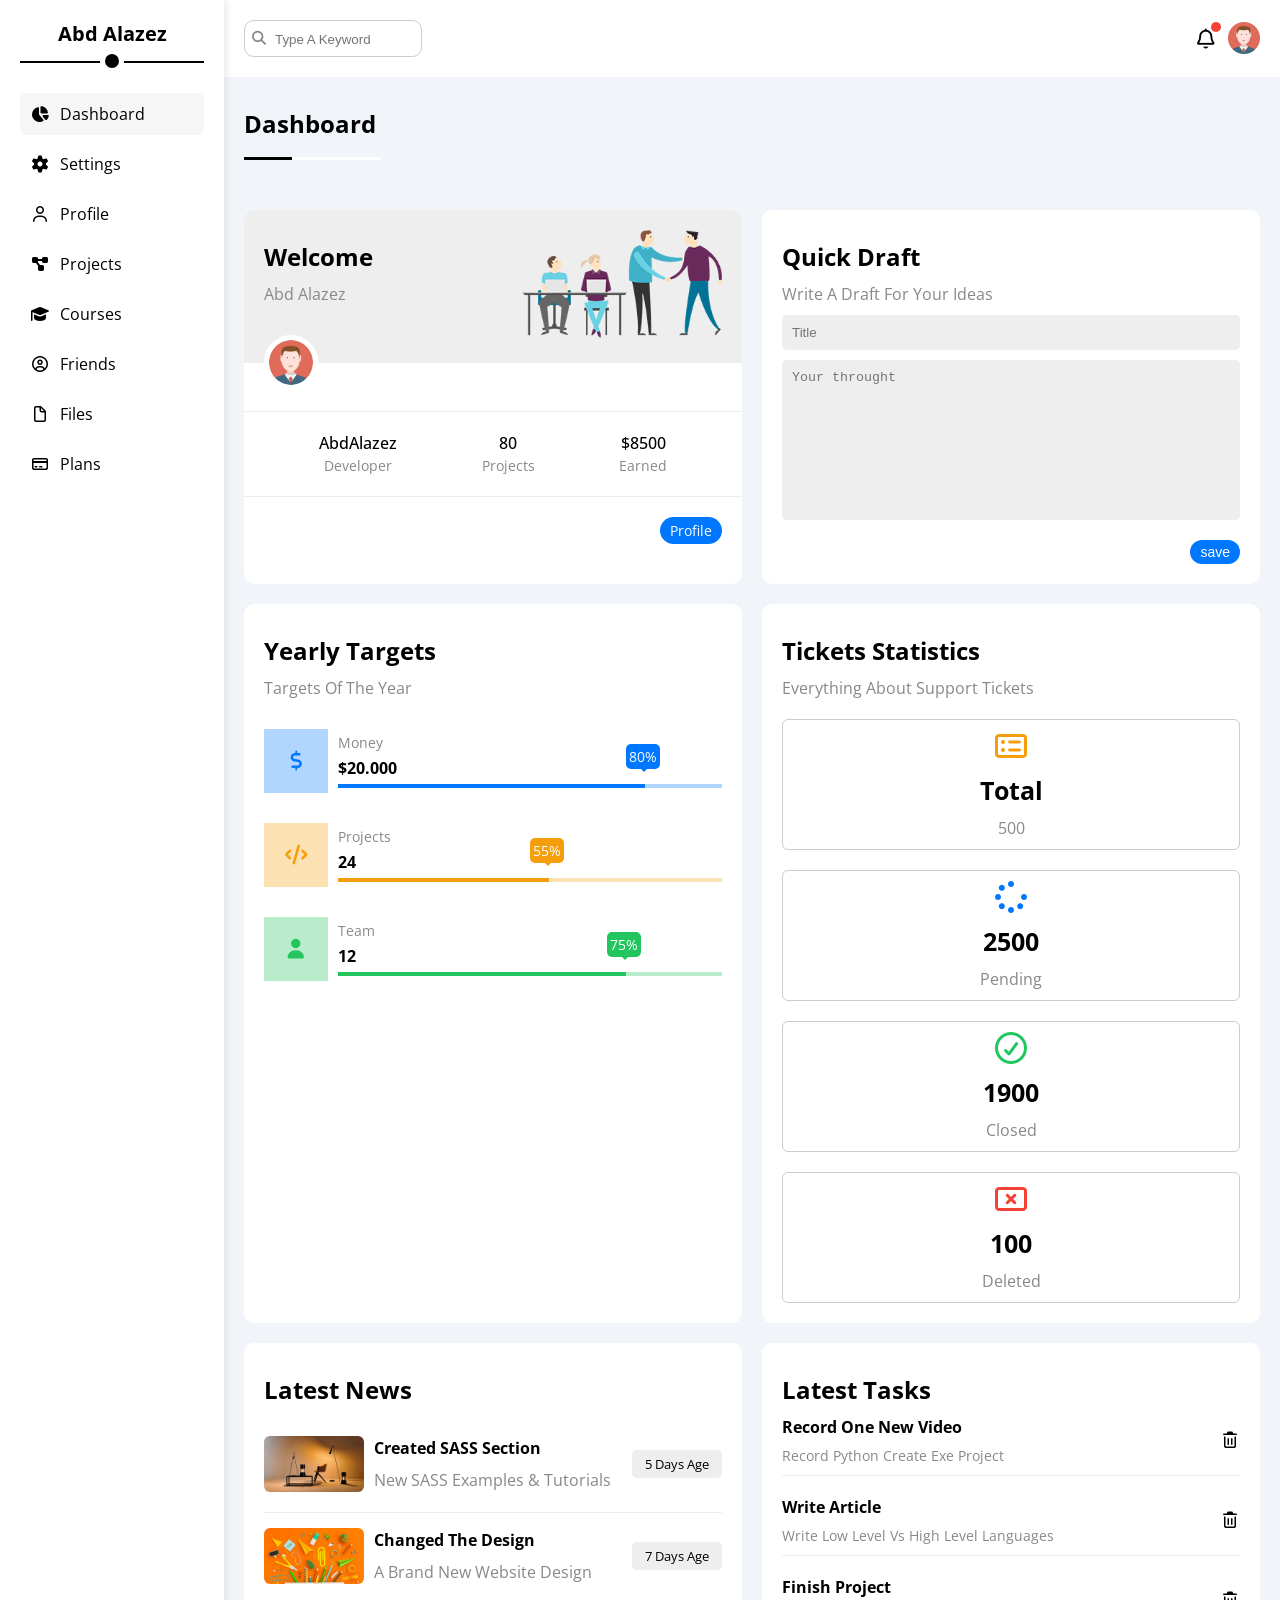
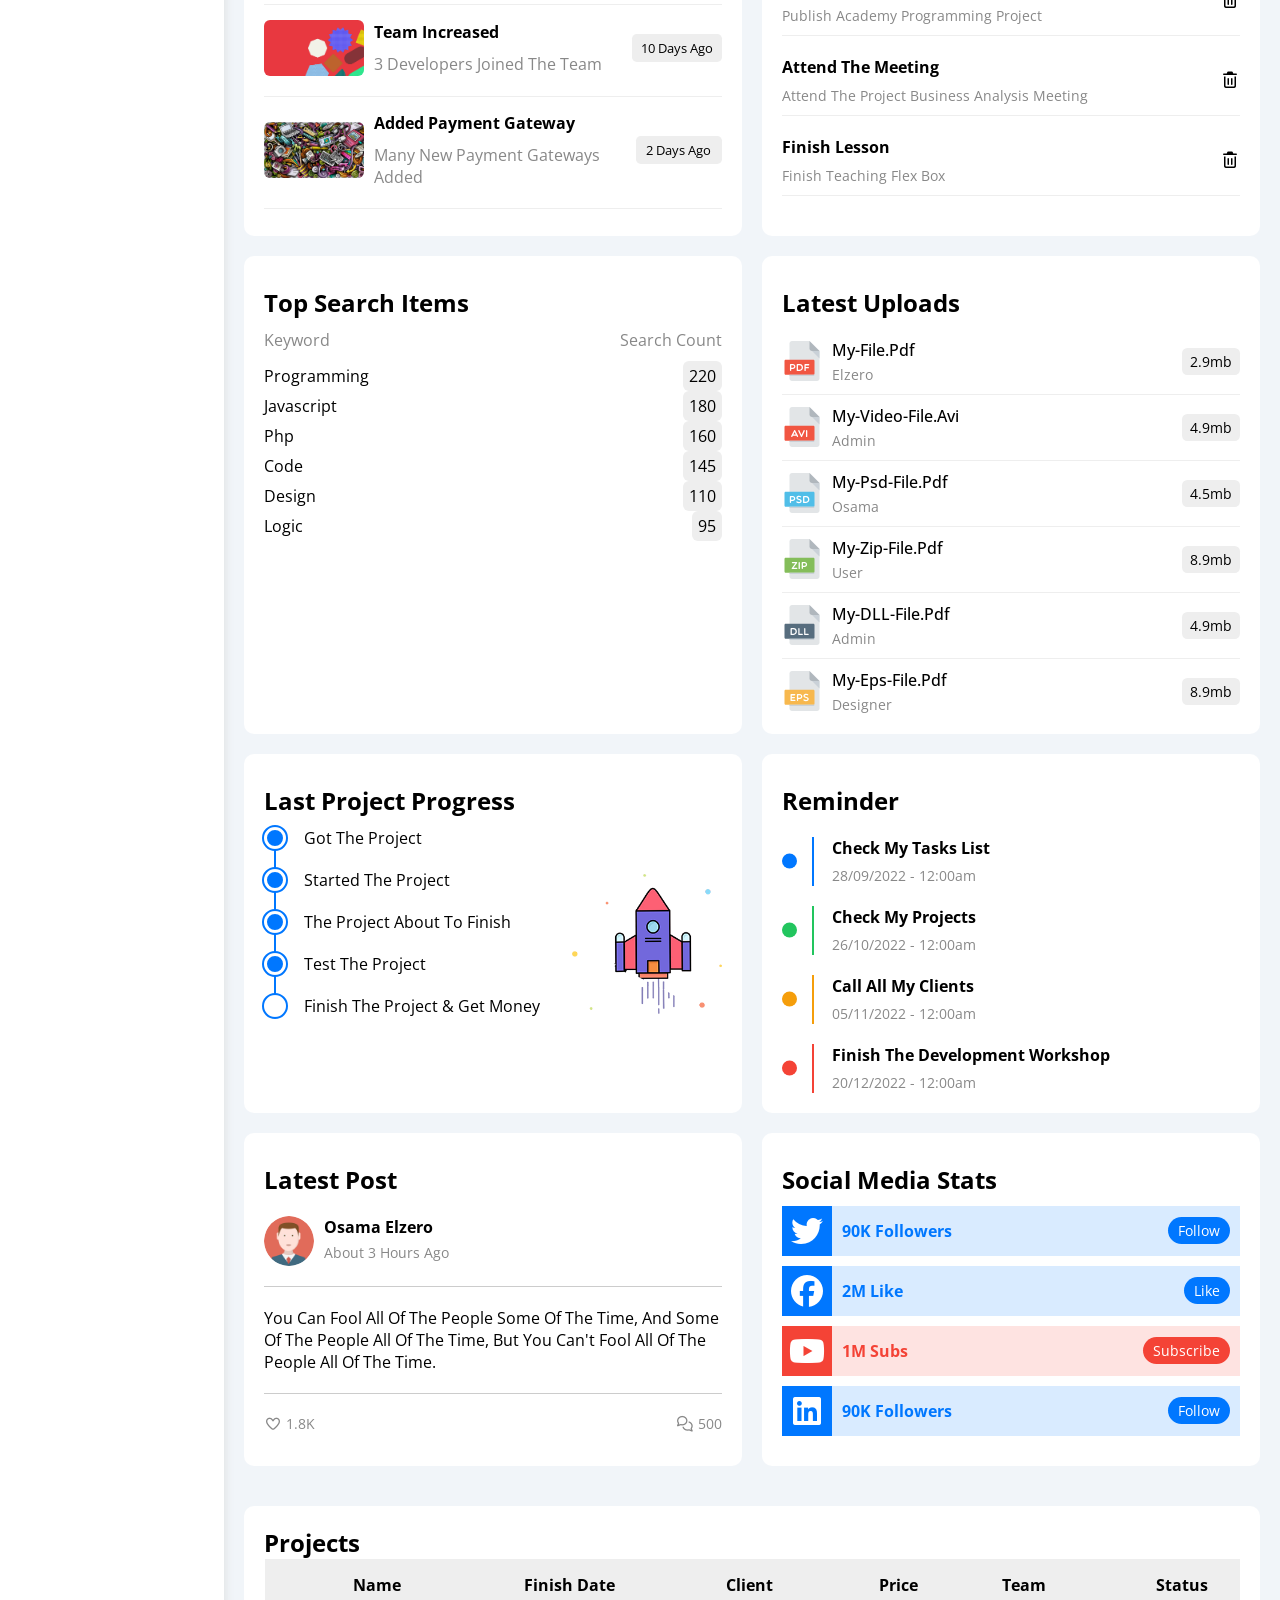
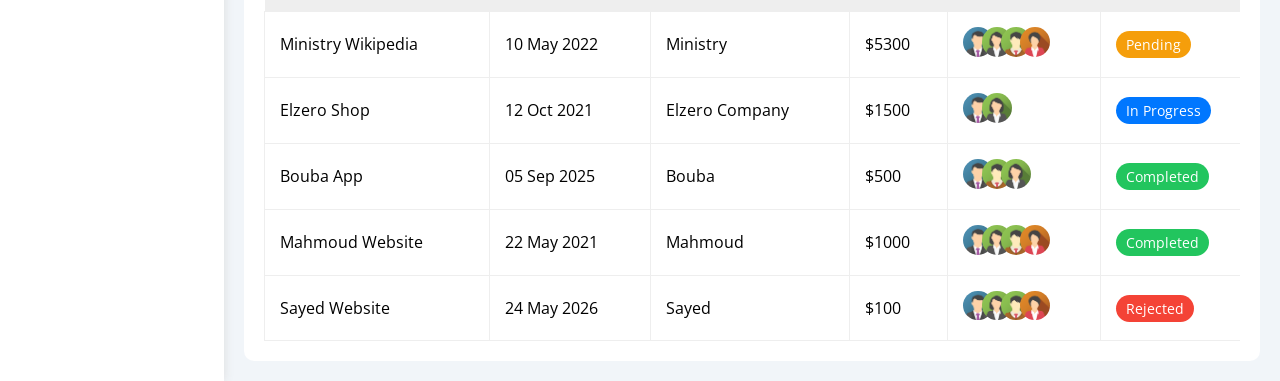
<file: index.html>
<!doctype html>
<html lang="en">
  <head>
    <meta charset="UTF-8" />
    <meta name="viewport" content="width=device-width, initial-scale=1.0" />
    <link rel="stylesheet" href="css/all.min.css" />
    <link rel="stylesheet" href="css/framewerk.css" />
    <link rel="stylesheet" href="css/style.css" />
    <!-- font -->
    <link rel="preconnect" href="https://fonts.googleapis.com" />
    <link rel="preconnect" href="https://fonts.gstatic.com" crossorigin />
    <link
      href="https://fonts.googleapis.com/css2?family=Open+Sans:ital,wght@0,300..800;1,300..800&display=swap"
      rel="stylesheet"
    />
    <title>Dashboard-me</title>
  </head>
  <body>
    <main class="d-flex">
      <aside class="bg-white p-20 relative">
        <h3 class="relative txt-center txt-cap">abd alazez</h3>
        <ul>
          <li>
            <a
              href="index.html"
              class="active c-black txt-cap p-10 d-flex al-center gap-10 rad-6"
            >
              <i class="fa-solid fa-chart-pie fa-fw"></i>
              <span>dashboard</span>
            </a>
          </li>
          <li>
            <a
              href="settings.html"
              class="c-black txt-cap p-10 d-flex al-center gap-10 rad-6"
            >
              <i class="fa-solid fa-gear fa-fw"></i>
              <span>settings</span>
            </a>
          </li>
          <li>
            <a
              href="profile.html"
              class="c-black txt-cap p-10 d-flex al-center gap-10 rad-6"
            >
              <i class="fa-regular fa-user fa-fw"></i>
              <span>profile</span>
            </a>
          </li>
          <li>
            <a
              href="projects.html"
              class="c-black txt-cap p-10 d-flex al-center gap-10 rad-6"
            >
              <i class="fa-solid fa-diagram-project fa-fw"></i>
              <span>projects</span>
            </a>
          </li>
          <li>
            <a
              href="courses.html"
              class="c-black txt-cap p-10 d-flex al-center gap-10 rad-6"
            >
              <i class="fa-solid fa-graduation-cap fa-fw"></i>
              <span>courses</span>
            </a>
          </li>
          <li>
            <a
              href="friends.html"
              class="c-black txt-cap p-10 d-flex al-center gap-10 rad-6"
            >
              <i class="fa-regular fa-circle-user fa-fw"></i>
              <span>friends</span>
            </a>
          </li>
          <li>
            <a
              href="files.html"
              class="c-black txt-cap p-10 d-flex al-center gap-10 rad-6"
            >
              <i class="fa-regular fa-file fa-fw"></i>
              <span>files</span>
            </a>
          </li>
          <li>
            <a
              href="plans.html"
              class="c-black txt-cap p-10 d-flex al-center gap-10 rad-6"
            >
              <i class="fa-regular fa-credit-card fa-fw"></i>
              <span>plans</span>
            </a>
          </li>
        </ul>
      </aside>
      <section class="content">
        <!-- header -->
        <header class="flex-between p-20 bg-white">
          <div class="search relative">
            <i class="fa-solid fa-magnifying-glass"></i>
            <input type="search" placeholder="type a keyword" />
          </div>
          <div class="icons d-flex al-center gap-10 relative">
            <i class="fa-regular fa-bell fa-lg"></i>
            <img src="images/avatar.png" alt="avatar" />
          </div>
        </header>
        <!-- end header -->
        <h1 class="relative txt-cap p-20">dashboard</h1>
        <div class="wrapper p-20 d-grid gap-20 p-10-mobile">
          <!-- welcome -->
          <article class="welcome bg-white rad-10 over-hidden">
            <div class="head relative p-20 p-5-mobile flex-between">
              <div class="txt">
                <h2>welcome</h2>
                <p>abd alazez</p>
              </div>
              <figure>
                <img src="images/welcome.png" alt="peaple" />
              </figure>
              <img src="images/avatar.png" alt="avatar" class="rad-half" />
            </div>
            <div
              class="info flex-between p-20 p-10-mobile gap-20 txt-center txt-cap"
            >
              <div class="name">
                <p>abdAlazez</p>
                <span>developer</span>
              </div>
              <div class="projects">
                <p>80</p>
                <span>projects</span>
              </div>
              <div class="earned">
                <p>$8500</p>
                <span>earned</span>
              </div>
            </div>
            <a
              href="profile.html"
              class="btn-shape m-20 bg-blue hover-blue d-block w-ft"
              >profile</a
            >
          </article>
          <!-- end welcome -->

          <!-- draft -->
          <article class="draft bg-white rad-10 p-20 p-10-mobile">
            <h2>quick draft</h2>
            <p>Write A Draft For Your Ideas</p>
            <form action="#">
              <input
                type="text"
                placeholder="Title"
                class="d-block p-10 rad-6 bg-eee"
              />
              <textarea
                placeholder="Your throught"
                class="d-block p-10 rad-6 bg-eee"
              ></textarea>
              <input
                type="submit"
                value="save"
                class="btn-shape bg-blue d-block hover-blue"
              />
            </form>
          </article>
          <!-- end draft -->

          <!-- targets -->
          <article class="targets bg-white p-20 p-10-mobile rad-10">
            <h2>yearly targets</h2>
            <p>Targets Of The Year</p>
            <div class="mony-box d-flex gap-10 al-center">
              <i class="fa-solid fa-dollar-sign c-blue fa-lg flex-center"></i>
              <div class="info">
                <span class="d-block">money</span>
                <span class="d-block">$20.000</span>
                <span class="d-block"
                  ><span
                    style="width: 80%"
                    data-set="80%"
                    class="relative"
                  ></span
                ></span>
              </div>
            </div>
            <div class="projects-box d-flex gap-10 al-center">
              <i class="fa-solid fa-code c-orange fa-lg flex-center"></i>
              <div class="info">
                <span class="d-block">projects</span>
                <span class="d-block">24</span>
                <span class="d-block"
                  ><span
                    style="width: 55%"
                    data-set="55%"
                    class="relative"
                  ></span
                ></span>
              </div>
            </div>
            <div class="team-box d-flex gap-10 al-center">
              <i class="fa-solid fa-user c-green fa-lg flex-center"></i>
              <div class="info">
                <span class="d-block">Team</span>
                <span class="d-block">12</span>
                <span class="d-block"
                  ><span
                    style="width: 75%"
                    data-set="75%"
                    class="relative"
                  ></span
                ></span>
              </div>
            </div>
          </article>
          <!-- end targets -->

          <!-- statistics -->
          <article class="statistics bg-white rad-10 p-20 p-10-mobile">
            <h2>Tickets Statistics</h2>
            <p>Everything About Support Tickets</p>
            <div class="boxes d-grid gap-20 mt-20">
              <div class="total p-10 txt-center rad-6">
                <i class="fa-regular fa-rectangle-list fa-2x c-orange"></i>
                <p>Total</p>
                <span>500 </span>
              </div>
              <div class="pending p-10 txt-center rad-6">
                <i class="fa-solid fa-spinner c-blue fa-2x"></i>
                <p>2500</p>
                <span>Pending</span>
              </div>
              <div class="closed p-10 txt-center rad-6">
                <i class="fa-regular fa-circle-check fa-2x c-green"></i>
                <p>1900</p>
                <span>Closed</span>
              </div>
              <div class="deleted p-10 txt-center rad-6">
                <i class="fa-regular fa-rectangle-xmark fa-2x c-red"></i>
                <p>100</p>
                <span>Deleted</span>
              </div>
            </div>
          </article>
          <!-- end statistics -->

          <!-- news -->
          <article class="news bg-white p-20 p-10-mobile rad-10">
            <h2>latest news</h2>
            <div class="news-boxes">
              <div class="flex-between">
                <div class="info d-flex al-center gap-10">
                  <img src="images/news-01.png" class="rad-6" />
                  <div class="txt">
                    <h3>Created SASS Section</h3>
                    <p>New SASS Examples & Tutorials</p>
                  </div>
                </div>
                <span class="d-block rad-6 txt-center">5 days age</span>
              </div>
              <div class="flex-between">
                <div class="info d-flex al-center gap-10">
                  <img src="images/news-02.png" class="rad-6" />
                  <div class="txt">
                    <h3>Changed The Design</h3>
                    <p>A Brand New Website Design</p>
                  </div>
                </div>
                <span class="d-block rad-6 txt-center">7 days age</span>
              </div>
              <div class="flex-between">
                <div class="info d-flex al-center gap-10">
                  <img src="images/news-03.png" class="rad-6" />
                  <div class="txt">
                    <h3>Team Increased</h3>
                    <p>3 Developers Joined The Team</p>
                  </div>
                </div>
                <span class="d-block rad-6 txt-center">10 days ago</span>
              </div>
              <div class="flex-between">
                <div class="info d-flex al-center gap-10">
                  <img src="images/news-04.png" class="rad-6" />
                  <div class="txt">
                    <h3>Added Payment Gateway</h3>
                    <p>Many New Payment Gateways Added</p>
                  </div>
                </div>
                <span class="d-block rad-6 txt-center">2 days ago</span>
              </div>
            </div>
          </article>
          <!-- end news -->
                    <!-- tasks -->
          <article class="tasks bg-white p-20 p-10-mobile rad-10">
            <h2>latest tasks</h2>
            <div class="flex-between">
              <div class="txt p-tb-10">
                <h3>record one new video</h3>
                <p>Record Python Create Exe Project</p>
              </div>
              <i class="fa-regular fa-trash-can"></i>
            </div>
            <div class="flex-between">
              <div class="txt p-tb-10">
                <h3>Write Article</h3>
                <p>Write Low Level vs High Level Languages</p>
              </div>
              <i class="fa-regular fa-trash-can"></i>
            </div>
            <div class="flex-between">
              <div class="txt p-tb-10">
                <h3>Finish Project</h3>
                <p>Publish Academy Programming Project</p>
              </div>
              <i class="fa-regular fa-trash-can"></i>
            </div>
            <div class="flex-between deleted">
              <div class="txt p-tb-10">
                <h3>Attend The Meeting</h3>
                <p>Attend The Project Business Analysis Meeting</p>
              </div>
              <i class="fa-regular fa-trash-can"></i>
            </div>
            <div class="flex-between">
              <div class="txt p-tb-10">
                <h3>Finish Lesson</h3>
                <p>Finish Teaching Flex Box</p>
              </div>
              <i class="fa-regular fa-trash-can"></i>
            </div>
          </article>
          <!-- end tasks -->

          <!-- search-item -->
          <article class="search-item bg-white p-20 p-10-mobile rad-10">
            <h2>top search items</h2>
            <p class="flex-between"><span>keyword</span> <span>search count</span></p>
            <div class="flex-between">
              <p>programming</p>
              <span class="rad-6 bg-eee">220</span>
            </div>
            <div class="flex-between">
              <p>javascript</p>
              <span class="rad-6 bg-eee">180</span>
            </div>
            <div class="flex-between">
              <p>php</p>
              <span class="rad-6 bg-eee">160</span>
            </div>
            <div class="flex-between">
              <p>code</p>
              <span class="rad-6 bg-eee">145</span>
            </div>
            <div class="flex-between">
              <p>design</p>
              <span class="rad-6 bg-eee">110</span>
            </div>
            <div class="flex-between">
              <p>logic</p>
              <span class="rad-6 bg-eee">95</span>
            </div>
          </article>
          <!-- end search-item -->
                    <!-- uploads -->
          <article class="uploads bg-white p-20 p-10-mobile rad-10">
            <h2>latest uploads</h2>
            <div class="flex-between">
              <div class="info d-flex al-center gap-10">
                <img src="images/pdf.svg" alt="pdf" />
                <div class="txt">
                  <h3>my-file.pdf</h3>
                  <p>Elzero</p>
                </div>
              </div>
              <span class="d-block rad-6 txt-center bg-eee">2.9mb</span>
            </div>
            <div class="flex-between">
              <div class="info d-flex al-center gap-10">
                <img src="images/avi.svg" alt="avi" />
                <div class="txt">
                  <h3>My-Video-File.avi</h3>
                  <p>Admin</p>
                </div>
              </div>
              <span class="d-block rad-6 txt-center bg-eee">4.9mb</span>
            </div>
            <div class="flex-between">
              <div class="info d-flex al-center gap-10">
                <img src="images/psd.svg" alt="psd" />
                <div class="txt">
                  <h3>My-Psd-File.pdf</h3>
                  <p>Osama</p>
                </div>
              </div>
              <span class="d-block rad-6 txt-center bg-eee">4.5mb</span>
            </div>
            <div class="flex-between">
              <div class="info d-flex al-center gap-10">
                <img src="images/zip.svg" alt="zip" />
                <div class="txt">
                  <h3>My-Zip-File.pdf</h3>
                  <p>User</p>
                </div>
              </div>
              <span class="d-block rad-6 txt-center bg-eee">8.9mb</span>
            </div>
            <div class="flex-between">
              <div class="info d-flex al-center gap-10">
                <img src="images/dll.svg" alt="dll" />
                <div class="txt">
                  <h3>My-DLL-File.pdf</h3>
                  <p>Admin</p>
                </div>
              </div>
              <span class="d-block rad-6 txt-center bg-eee">4.9mb</span>
            </div>
            <div class="flex-between">
              <div class="info d-flex al-center gap-10">
                <img src="images/eps.svg" alt="eps" />
                <div class="txt">
                  <h3>My-Eps-File.pdf</h3>
                  <p>Designer</p>
                </div>
              </div>
              <span class="d-block rad-6 txt-center bg-eee">8.9mb</span>
            </div>
          </article>
          <!-- end uploads -->

          <!-- projects -->
          <article class="projects bg-white p-20 p-10-mobile rad-10">
            <h2>last project progress</h2>
            <ul class="relative">
              <li class="relative done">Got The Project</li>
              <li class="relative done">Started The Project</li>
              <li class="relative done">The Project About To Finish</li>
              <li class="relative current">Test The Project</li>
              <li class="relative wait">Finish The Project & Get Money</li>
            </ul>
          </article>
          <!-- end projects -->
          <!-- reminder -->
          <article class="reminder bg-white p-20 p-10-mobile rad-10">
            <h2>reminder</h2>
            <ul>
              <li class="relative mt-20">
                <p>Check My Tasks List</p>
                <span>28/09/2022 - 12:00am</span>
              </li>
              <li class="relative mt-20">
                <p>Check My Projects</p>
                <span>26/10/2022 - 12:00am</span>
              </li>
              <li class="relative mt-20">
                <p>Call All My Clients</p>
                <span>05/11/2022 - 12:00am</span>
              </li>
              <li class="relative mt-20">
                <p>Finish The Development Workshop</p>
                <span>20/12/2022 - 12:00am</span>
              </li>
            </ul>
          </article>
          <!-- end reminder -->

          <!-- Start Latest Post -->
          <article class="latest-post bg-white p-20 rad-10 p-10-mobile">
            <h2>Latest Post</h2>
            <header class="d-flex align-center gap-10 mt-20">
              <img src="images/avatar.png" class="rad-half" width="50" />
              <div class="info">
                <span class="d-block fw-bold">Osama Elzero</span>
                <span class="d-block fs-14 c-grey mt-5">About 3 Hours Ago</span>
              </div>
            </header>
            <p class="m-0">
              You Can Fool All Of The People Some Of The Time, And Some Of The
              People All Of The Time, But You Can't Fool All Of The People All
              Of The Time.
            </p>
            <footer class="flex-between c-grey fs-14">
              <div>
                <i class="fa-regular fa-heart"></i>
                <span>1.8K</span>
              </div>
              <div>
                <i class="fa-regular fa-comments"></i>
                <span>500</span>
              </div>
            </footer>
          </article>
          <!-- End Latest Post -->

          <!-- Start Social Media Stats -->
          <article class="social-media bg-white p-20 rad-10 p-10-mobile">
            <h2>Social Media Stats</h2>
            <div class="box flex-between gap-10 mt-10">
              <i
                class="fa-brands fa-twitter fa-2x c-white flex-center bg-blue d-block"
              ></i>
              <span class="c-blue fw-bold">90K Followers</span>
              <a href="#" class="hover-blue btn-shape bg-blue c-white fs-14"
                >Follow</a
              >
            </div>
            <div class="box flex-between gap-10 m-block-10">
              <i
                class="fa-brands fa-facebook fa-2x c-white flex-center bg-blue d-block"
              ></i>
              <span class="c-blue fw-bold">2M Like</span>
              <a href="#" class="hover-blue btn-shape bg-blue c-white fs-14"
                >like</a
              >
            </div>
            <div class="box flex-between gap-10 mb-10">
              <i
                class="fa-brands fa-youtube fa-2x c-white flex-center bg-red d-block"
              ></i>
              <span class="c-red fw-bold">1M subs</span>
              <a href="#" class="btn-shape bg-red c-white fs-14">subscribe</a>
            </div>
            <div class="box flex-between gap-10 mb-10 m-block-10">
              <i
                class="fa-brands fa-linkedin fa-2x c-white flex-center bg-blue d-block"
              ></i>
              <span class="c-blue fw-bold">90K Followers</span>
              <a href="#" class="btn-shape bg-blue c-white fs-14">Follow</a>
            </div>
          </article>
          <!-- End Social Media Stats -->
        </div>
                <!-- projects-table -->
        <section class="projects-table bg-white p-20 p-10-mobile rad-10 m-20">
          <h2>projects</h2>
          <div class="responsive-table">
            <table>
              <thead class="bg-eee">
                <tr>
                  <th>Name</th>
                  <th>Finish Date</th>
                  <th>Client</th>
                  <th>Price</th>
                  <th>Team</th>
                  <th>Status</th>
                </tr>
              </thead>
              <tbody>
                <tr>
                  <td>Ministry Wikipedia</td>
                  <td>10 May 2022</td>
                  <td>Ministry</td>
                  <td>$5300</td>
                  <td>
                    <img src="images/team-01.png" class="rad-half" />
                    <img src="images/team-02.png" class="rad-half" />
                    <img src="images/team-03.png" class="rad-half" />
                    <img src="images/team-04.png" class="rad-half" />
                  </td>
                  <td>
                    <span class="btn-shape bg-orange c-white">pending</span>
                  </td>
                </tr>
                <tr>
                  <td>Elzero Shop</td>
                  <td>12 Oct 2021</td>
                  <td>Elzero Company</td>
                  <td>$1500</td>
                  <td>
                    <img src="images/team-01.png" class="rad-half" />
                    <img src="images/team-02.png" class="rad-half" />
                  </td>
                  <td>
                    <span class="btn-shape bg-blue c-white">in progress</span>
                  </td>
                </tr>
                <tr>
                  <td>Bouba App</td>
                  <td>05 Sep 2025</td>
                  <td>Bouba</td>
                  <td>$500</td>
                  <td>
                    <img src="images/team-01.png" class="rad-half" />
                    <img src="images/team-03.png" class="rad-half" />
                    <img src="images/team-02.png" class="rad-half" />
                  </td>
                  <td>
                    <span class="btn-shape bg-green c-white">completed</span>
                  </td>
                </tr>
                <tr>
                  <td>Mahmoud Website</td>
                  <td>22 May 2021</td>
                  <td>Mahmoud</td>
                  <td>$1000</td>
                  <td>
                    <img src="images/team-01.png" class="rad-half" />
                    <img src="images/team-02.png" class="rad-half" />
                    <img src="images/team-03.png" class="rad-half" />
                    <img src="images/team-04.png" class="rad-half" />
                  </td>
                  <td>
                    <span class="btn-shape bg-green c-white">completed</span>
                  </td>
                </tr>
                <tr>
                  <td>Sayed Website</td>
                  <td>24 May 2026</td>
                  <td>Sayed</td>
                  <td>$100</td>
                  <td>
                    <img src="images/team-01.png" class="rad-half" />
                    <img src="images/team-02.png" class="rad-half" />
                    <img src="images/team-03.png" class="rad-half" />
                    <img src="images/team-04.png" class="rad-half" />
                  </td>
                  <td>
                    <span class="btn-shape bg-red c-white">rejected</span>
                  </td>
                </tr>
              </tbody>
            </table>
          </div>
        </section>
        <!-- end projects-table -->
      </section>
    </main>
  </body>
</html>
</file>
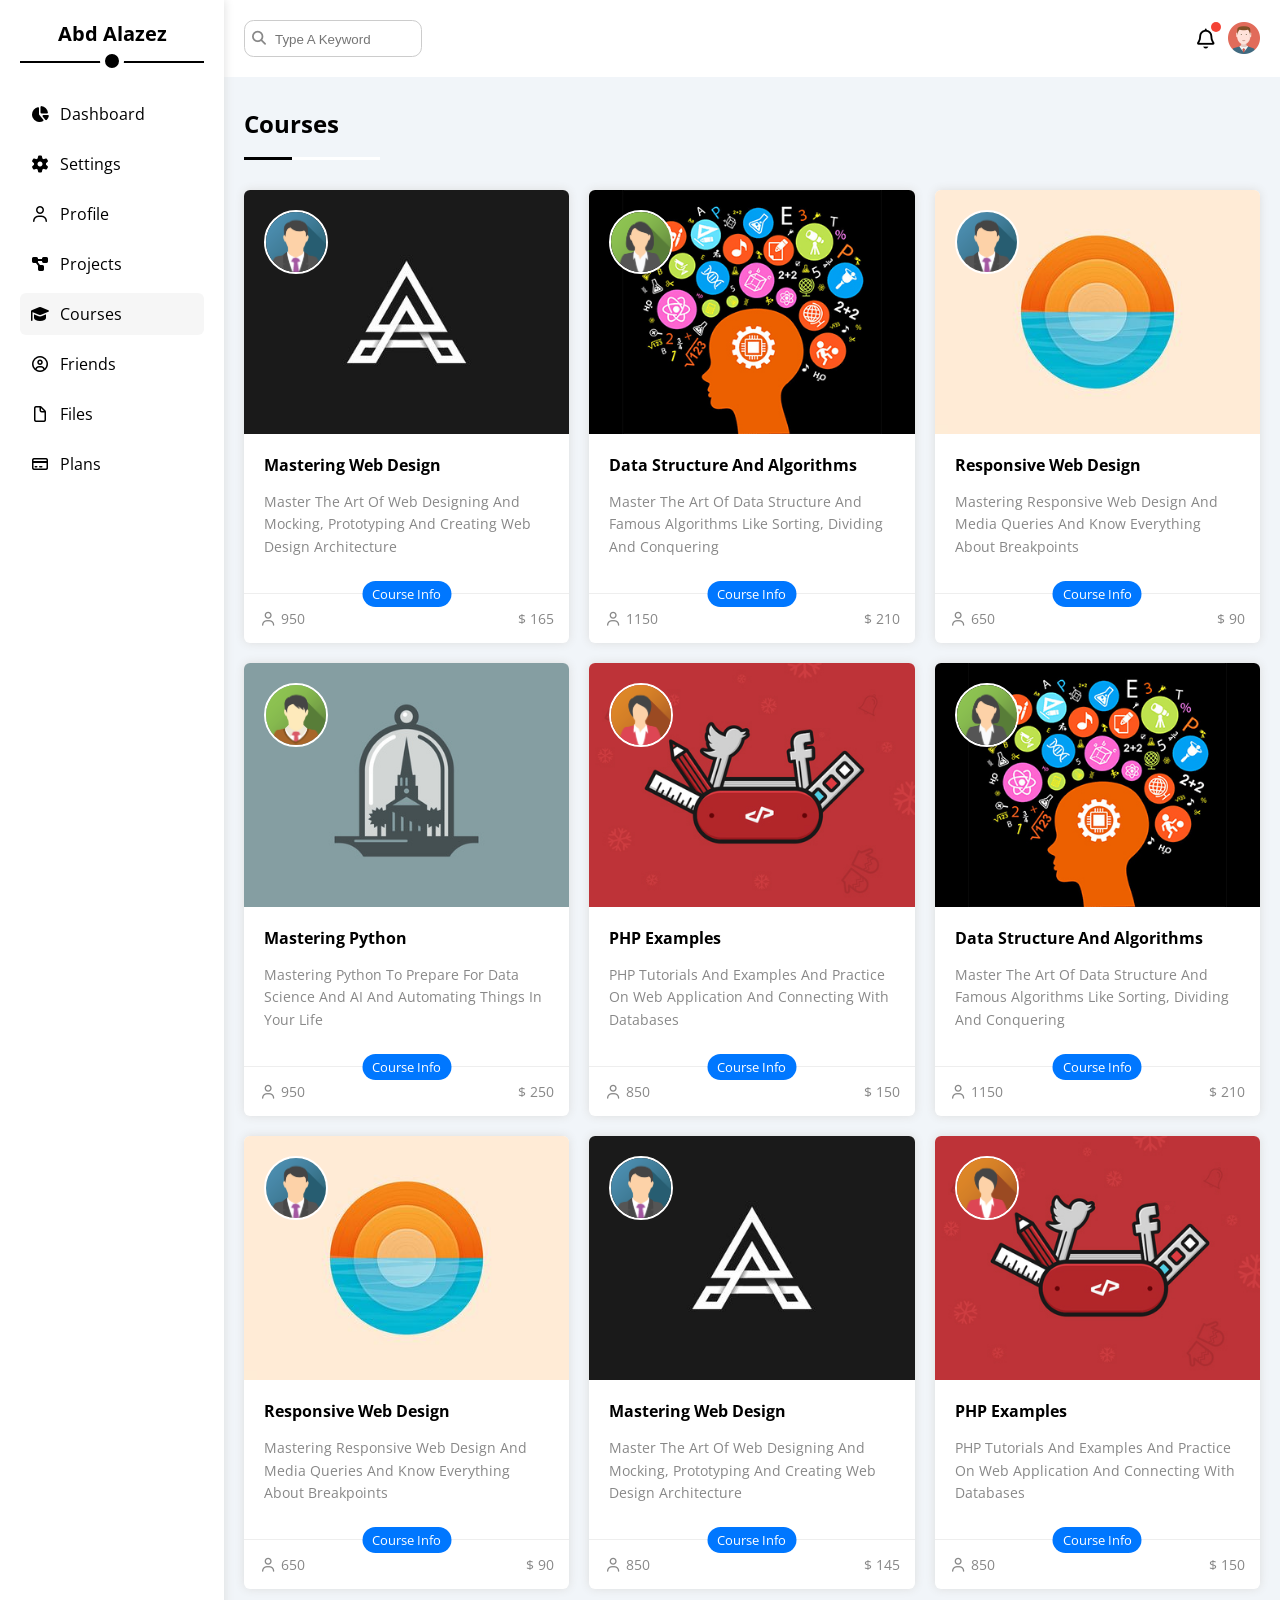
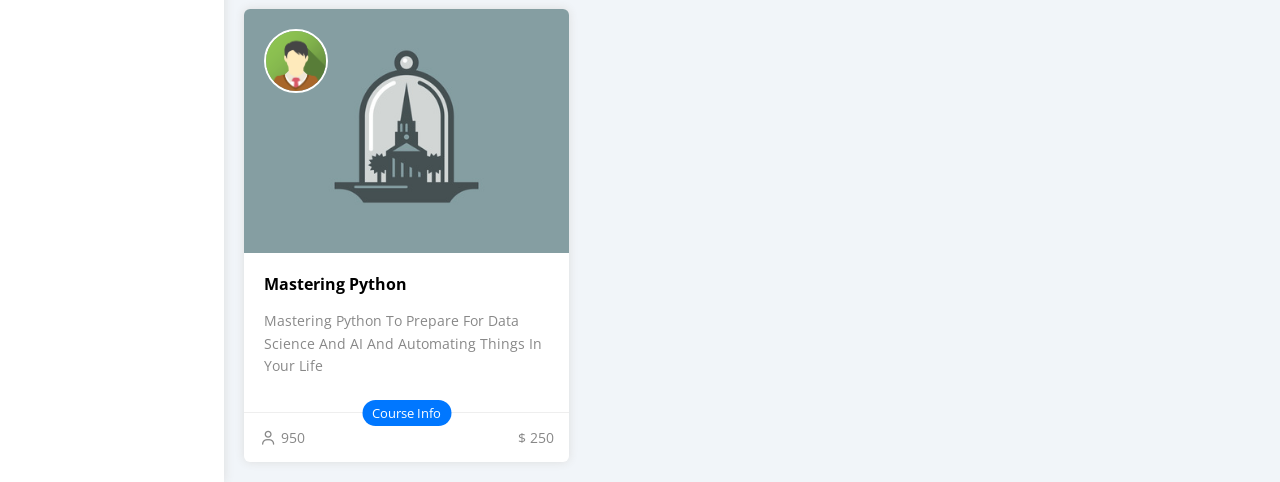
<file: courses.html>
<!doctype html>
<html lang="en">
  <head>
    <meta charset="UTF-8" />
    <meta name="viewport" content="width=device-width, initial-scale=1.0" />
    <link rel="stylesheet" href="css/all.min.css" />
    <link rel="stylesheet" href="css/framewerk.css" />
    <link rel="stylesheet" href="css/courses.css" />
    <!-- Google Fonts -->
    <link rel="preconnect" href="https://fonts.googleapis.com" />
    <link rel="preconnect" href="https://fonts.gstatic.com" crossorigin />
    <link
      href="https://fonts.googleapis.com/css2?family=Open+Sans:ital,wght@0,300..800;1,300..800&display=swap"
      rel="stylesheet"
    />
    <title>Courses</title>
  </head>
  <body>
    <main class="d-flex">
      <!-- Start Sidebar -->
      <aside class="bg-white p-20 relative">
        <h3 class="relative txt-center txt-cap">abd alazez</h3>
        <ul>
          <li>
            <a
              href="index.html"
              class="c-black txt-cap p-10 d-flex al-center gap-10 rad-6"
            >
              <i class="fa-solid fa-chart-pie fa-fw"></i>
              <span>dashboard</span>
            </a>
          </li>
          <li>
            <a
              href="settings.html"
              class="c-black txt-cap p-10 d-flex al-center gap-10 rad-6"
            >
              <i class="fa-solid fa-gear fa-fw"></i>
              <span>settings</span>
            </a>
          </li>
          <li>
            <a
              href="profile.html"
              class="c-black txt-cap p-10 d-flex al-center gap-10 rad-6"
            >
              <i class="fa-regular fa-user fa-fw"></i>
              <span>profile</span>
            </a>
          </li>
          <li>
            <a
              href="projects.html"
              class="c-black txt-cap p-10 d-flex al-center gap-10 rad-6"
            >
              <i class="fa-solid fa-diagram-project fa-fw"></i>
              <span>projects</span>
            </a>
          </li>
          <li>
            <a
              href="courses.html"
              class="active c-black txt-cap p-10 d-flex al-center gap-10 rad-6"
            >
              <i class="fa-solid fa-graduation-cap fa-fw"></i>
              <span>courses</span>
            </a>
          </li>
          <li>
            <a
              href="friends.html"
              class="c-black txt-cap p-10 d-flex al-center gap-10 rad-6"
            >
              <i class="fa-regular fa-circle-user fa-fw"></i>
              <span>friends</span>
            </a>
          </li>
          <li>
            <a
              href="files.html"
              class="c-black txt-cap p-10 d-flex al-center gap-10 rad-6"
            >
              <i class="fa-regular fa-file fa-fw"></i>
              <span>files</span>
            </a>
          </li>
          <li>
            <a
              href="plans.html"
              class="c-black txt-cap p-10 d-flex al-center gap-10 rad-6"
            >
              <i class="fa-regular fa-credit-card fa-fw"></i>
              <span>plans</span>
            </a>
          </li>
        </ul>
      </aside>
      <!-- End Sidebar -->

      <!-- Start Content -->
      <section class="content">
        <!-- Start Header -->
        <header class="flex-between p-20 bg-white">
          <div class="search relative">
            <i class="fa-solid fa-magnifying-glass"></i>
            <input type="search" placeholder="type a keyword" />
          </div>
          <div class="icons d-flex al-center gap-10 relative">
            <i class="fa-regular fa-bell fa-lg"></i>
            <img src="images/avatar.png" alt="avatar" />
          </div>
        </header>
        <!-- End Header -->

        <h1 class="relative txt-cap p-20">courses</h1>

        <!-- Start Courses Page Wrapper -->
        <div class="courses-page d-grid m-20 gap-20">
          
          <!-- Course 1 -->
          <article class="course bg-white rad-6 relative over-hidden">
            <img src="images/team-01.png" alt="Instructor" class="instructor" />
            <img src="images/course-01.jpg" alt="Course Cover" class="cover" />
            <div class="p-20">
              <h4 class="m-0">Mastering Web Design</h4>
              <p class="description">
                Master The Art Of Web Designing And Mocking, Prototyping And Creating Web Design Architecture
              </p>
            </div>
            <div class="info p-15 flex-between relative fs-14">
              <a href="#" class="title btn-shape bg-blue c-white">Course Info</a>
              <span class="c-grey"><i class="fa-regular fa-user"></i> 950</span>
              <span class="c-grey">$ 165</span>
            </div>
          </article>

          <!-- Course 2 -->
          <article class="course bg-white rad-6 relative over-hidden">
            <img src="images/team-02.png" alt="Instructor" class="instructor" />
            <img src="images/course-02.jpg" alt="Course Cover" class="cover" />
            <div class="p-20">
              <h4 class="m-0">Data Structure And Algorithms</h4>
              <p class="description">
                Master The Art Of Data Structure And Famous Algorithms Like Sorting, Dividing And Conquering
              </p>
            </div>
            <div class="info p-15 flex-between relative fs-14">
              <a href="#" class="title btn-shape bg-blue c-white">Course Info</a>
              <span class="c-grey"><i class="fa-regular fa-user"></i> 1150</span>
              <span class="c-grey">$ 210</span>
            </div>
          </article>

          <!-- Course 3 -->
          <article class="course bg-white rad-6 relative over-hidden">
            <img src="images/team-01.png" alt="Instructor" class="instructor" />
            <img src="images/course-03.jpg" alt="Course Cover" class="cover" />
            <div class="p-20">
              <h4 class="m-0">Responsive Web Design</h4>
              <p class="description">
                Mastering Responsive Web Design And Media Queries And Know Everything About Breakpoints
              </p>
            </div>
            <div class="info p-15 flex-between relative fs-14">
              <a href="#" class="title btn-shape bg-blue c-white">Course Info</a>
              <span class="c-grey"><i class="fa-regular fa-user"></i> 650</span>
              <span class="c-grey">$ 90</span>
            </div>
          </article>

          <!-- Course 4 -->
          <article class="course bg-white rad-6 relative over-hidden">
            <img src="images/team-03.png" alt="Instructor" class="instructor" />
            <img src="images/course-04.jpg" alt="Course Cover" class="cover" />
            <div class="p-20">
              <h4 class="m-0">Mastering Python</h4>
              <p class="description">
                Mastering Python To Prepare For Data Science And AI And Automating Things In Your Life
              </p>
            </div>
            <div class="info p-15 flex-between relative fs-14">
              <a href="#" class="title btn-shape bg-blue c-white">Course Info</a>
              <span class="c-grey"><i class="fa-regular fa-user"></i> 950</span>
              <span class="c-grey">$ 250</span>
            </div>
          </article>

          <!-- Course 5 -->
          <article class="course bg-white rad-6 relative over-hidden">
            <img src="images/team-04.png" alt="Instructor" class="instructor" />
            <img src="images/course-05.jpg" alt="Course Cover" class="cover" />
            <div class="p-20">
              <h4 class="m-0">PHP Examples</h4>
              <p class="description">
                PHP Tutorials And Examples And Practice On Web Application And Connecting With Databases
              </p>
            </div>
            <div class="info p-15 flex-between relative fs-14">
              <a href="#" class="title btn-shape bg-blue c-white">Course Info</a>
              <span class="c-grey"><i class="fa-regular fa-user"></i> 850</span>
              <span class="c-grey">$ 150</span>
            </div>
          </article>

          <!-- Course 6 -->
          <article class="course bg-white rad-6 relative over-hidden">
            <img src="images/team-02.png" alt="Instructor" class="instructor" />
            <img src="images/course-02.jpg" alt="Course Cover" class="cover" />
            <div class="p-20">
              <h4 class="m-0">Data Structure And Algorithms</h4>
              <p class="description">
                Master The Art Of Data Structure And Famous Algorithms Like Sorting, Dividing And Conquering
              </p>
            </div>
            <div class="info p-15 flex-between relative fs-14">
              <a href="#" class="title btn-shape bg-blue c-white">Course Info</a>
              <span class="c-grey"><i class="fa-regular fa-user"></i> 1150</span>
              <span class="c-grey">$ 210</span>
            </div>
          </article>

          <!-- Course 7 -->
          <article class="course bg-white rad-6 relative over-hidden">
            <img src="images/team-01.png" alt="Instructor" class="instructor" />
            <img src="images/course-03.jpg" alt="Course Cover" class="cover" />
            <div class="p-20">
              <h4 class="m-0">Responsive Web Design</h4>
              <p class="description">
                Mastering Responsive Web Design And Media Queries And Know Everything About Breakpoints
              </p>
            </div>
            <div class="info p-15 flex-between relative fs-14">
              <a href="#" class="title btn-shape bg-blue c-white">Course Info</a>
              <span class="c-grey"><i class="fa-regular fa-user"></i> 650</span>
              <span class="c-grey">$ 90</span>
            </div>
          </article>

          <!-- Course 8 -->
          <article class="course bg-white rad-6 relative over-hidden">
            <img src="images/team-01.png" alt="Instructor" class="instructor" />
            <img src="images/course-01.jpg" alt="Course Cover" class="cover" />
            <div class="p-20">
              <h4 class="m-0">Mastering Web Design</h4>
              <p class="description">
                Master The Art Of Web Designing And Mocking, Prototyping And Creating Web Design Architecture
              </p>
            </div>
            <div class="info p-15 flex-between relative fs-14">
              <a href="#" class="title btn-shape bg-blue c-white">Course Info</a>
              <span class="c-grey"><i class="fa-regular fa-user"></i> 850</span>
              <span class="c-grey">$ 145</span>
            </div>
          </article>

          <!-- Course 9 -->
          <article class="course bg-white rad-6 relative over-hidden">
            <img src="images/team-04.png" alt="Instructor" class="instructor" />
            <img src="images/course-05.jpg" alt="Course Cover" class="cover" />
            <div class="p-20">
              <h4 class="m-0">PHP Examples</h4>
              <p class="description">
                PHP Tutorials And Examples And Practice On Web Application And Connecting With Databases
              </p>
            </div>
            <div class="info p-15 flex-between relative fs-14">
              <a href="#" class="title btn-shape bg-blue c-white">Course Info</a>
              <span class="c-grey"><i class="fa-regular fa-user"></i> 850</span>
              <span class="c-grey">$ 150</span>
            </div>
          </article>

          <!-- Course 10 -->
          <article class="course bg-white rad-6 relative over-hidden">
            <img src="images/team-03.png" alt="Instructor" class="instructor" />
            <img src="images/course-04.jpg" alt="Course Cover" class="cover" />
            <div class="p-20">
              <h4 class="m-0">Mastering Python</h4>
              <p class="description">
                Mastering Python To Prepare For Data Science And AI And Automating Things In Your Life
              </p>
            </div>
            <div class="info p-15 flex-between relative fs-14">
              <a href="#" class="title btn-shape bg-blue c-white">Course Info</a>
              <span class="c-grey"><i class="fa-regular fa-user"></i> 950</span>
              <span class="c-grey">$ 250</span>
            </div>
          </article>

        </div>
        <!-- End Courses Page Wrapper -->
      </section>
      <!-- End Content -->
    </main>
  </body>
</html>
</file>
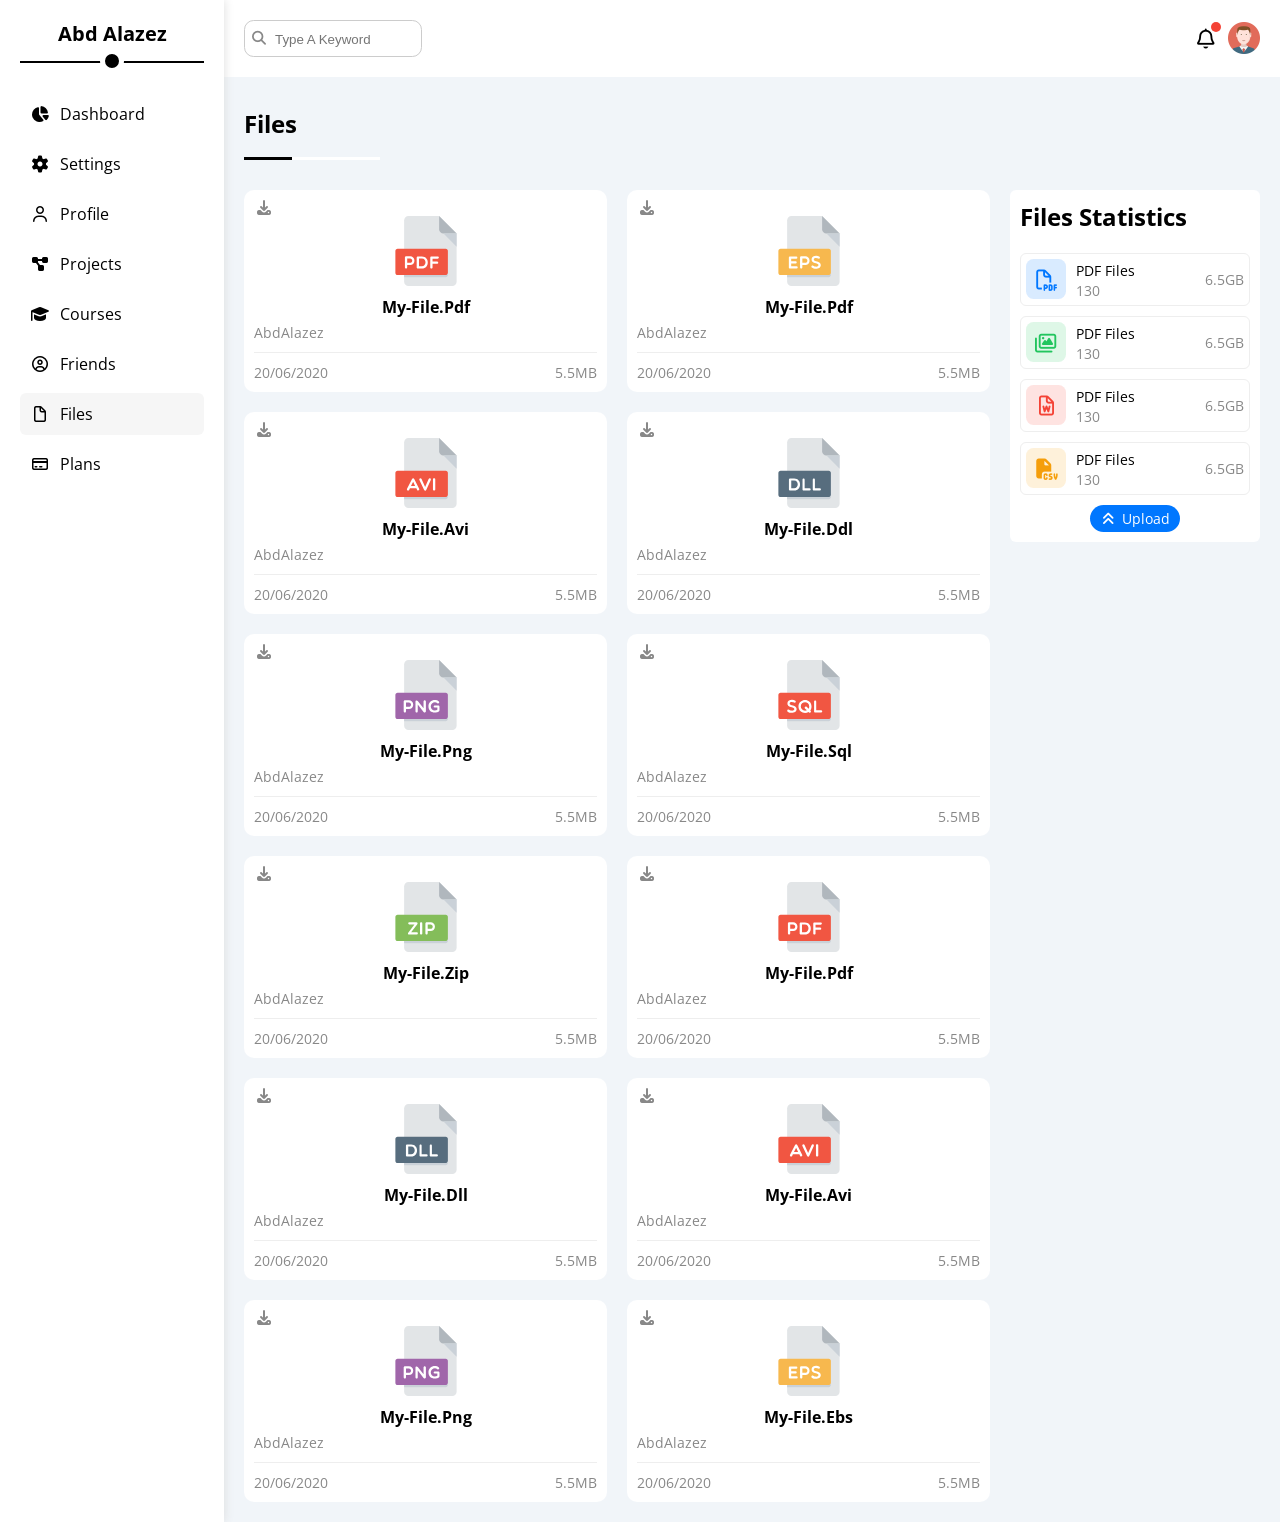
<file: files.html>
<!doctype html>
<html lang="en">
  <head>
    <meta charset="UTF-8" />
    <meta name="viewport" content="width=device-width, initial-scale=1.0" />
    <link rel="stylesheet" href="css/all.min.css" />
    <link rel="stylesheet" href="css/framewerk.css" />
    <link rel="stylesheet" href="css/files.css" />
    <!-- Google Fonts -->
    <link rel="preconnect" href="https://fonts.googleapis.com" />
    <link rel="preconnect" href="https://fonts.gstatic.com" crossorigin />
    <link
      href="https://fonts.googleapis.com/css2?family=Open+Sans:ital,wght@0,300..800;1,300..800&display=swap"
      rel="stylesheet"
    />
    <title>files</title>
  </head>
  <body>
    <main class="d-flex">
      <!-- Start Sidebar -->
      <aside class="bg-white p-20 relative">
        <h3 class="relative txt-center txt-cap">abd alazez</h3>
        <ul>
          <li>
            <a
              href="index.html"
              class="c-black txt-cap p-10 d-flex al-center gap-10 rad-6"
            >
              <i class="fa-solid fa-chart-pie fa-fw"></i>
              <span>dashboard</span>
            </a>
          </li>
          <li>
            <a
              href="settings.html"
              class="c-black txt-cap p-10 d-flex al-center gap-10 rad-6"
            >
              <i class="fa-solid fa-gear fa-fw"></i>
              <span>settings</span>
            </a>
          </li>
          <li>
            <a
              href="profile.html"
              class="c-black txt-cap p-10 d-flex al-center gap-10 rad-6"
            >
              <i class="fa-regular fa-user fa-fw"></i>
              <span>profile</span>
            </a>
          </li>
          <li>
            <a
              href="projects.html"
              class="c-black txt-cap p-10 d-flex al-center gap-10 rad-6"
            >
              <i class="fa-solid fa-diagram-project fa-fw"></i>
              <span>projects</span>
            </a>
          </li>
          <li>
            <a
              href="courses.html"
              class="c-black txt-cap p-10 d-flex al-center gap-10 rad-6"
            >
              <i class="fa-solid fa-graduation-cap fa-fw"></i>
              <span>courses</span>
            </a>
          </li>
          <li>
            <a
              href="friends.html"
              class="c-black txt-cap p-10 d-flex al-center gap-10 rad-6"
            >
              <i class="fa-regular fa-circle-user fa-fw"></i>
              <span>friends</span>
            </a>
          </li>
          <li>
            <a
              href="files.html"
              class="active c-black txt-cap p-10 d-flex al-center gap-10 rad-6"
            >
              <i class="fa-regular fa-file fa-fw"></i>
              <span>files</span>
            </a>
          </li>
          <li>
            <a
              href="plans.html"
              class="c-black txt-cap p-10 d-flex al-center gap-10 rad-6"
            >
              <i class="fa-regular fa-credit-card fa-fw"></i>
              <span>plans</span>
            </a>
          </li>
        </ul>
      </aside>
      <!-- End Sidebar -->

      <!-- Start Content -->
      <section class="content">
        <!-- Start Header -->
        <header class="flex-between p-20 bg-white">
          <div class="search relative">
            <i class="fa-solid fa-magnifying-glass"></i>
            <input type="search" placeholder="type a keyword" />
          </div>
          <div class="icons d-flex al-center gap-10 relative">
            <i class="fa-regular fa-bell fa-lg"></i>
            <img src="images/avatar.png" alt="avatar" />
          </div>
        </header>
        <!-- End Header -->

        <h1 class="relative txt-cap p-20">files</h1>

        <div class="wrapper m-20 flex-between gap-20">
          <div class="files-container d-grid gap-20">
            <article class="bg-white rad-10 p-10 txt-center">
              <i class="fa-solid fa-download c-grey p-absolute d-block"></i>
              <img src="images/pdf.svg" />
              <p class="fw-bold m-block-5">my-file.pdf</p>
              <span class="c-grey fs-14">abdAlazez</span>
              <div class="footer flex-between">
                <span>20/06/2020</span>
                <span>5.5MB</span>
              </div>
            </article>
            <article class="bg-white rad-10 p-10 txt-center">
              <i class="fa-solid fa-download c-grey p-absolute d-block"></i>
              <img src="images/eps.svg" />
              <p class="fw-bold m-block-5">my-file.pdf</p>
              <span class="c-grey fs-14">abdAlazez</span>
              <div class="footer flex-between">
                <span>20/06/2020</span>
                <span>5.5MB</span>
              </div>
            </article>
            <article class="bg-white rad-10 p-10 txt-center">
              <i class="fa-solid fa-download c-grey p-absolute d-block"></i>
              <img src="images/avi.svg" />
              <p class="fw-bold m-block-5">my-file.avi</p>
              <span class="c-grey fs-14">abdAlazez</span>
              <div class="footer flex-between">
                <span>20/06/2020</span>
                <span>5.5MB</span>
              </div>
            </article>
            <article class="bg-white rad-10 p-10 txt-center">
              <i class="fa-solid fa-download c-grey p-absolute d-block"></i>
              <img src="images/dll.svg" />
              <p class="fw-bold m-block-5">my-file.ddl</p>
              <span class="c-grey fs-14">abdAlazez</span>
              <div class="footer flex-between">
                <span>20/06/2020</span>
                <span>5.5MB</span>
              </div>
            </article>
            <article class="bg-white rad-10 p-10 txt-center">
              <i class="fa-solid fa-download c-grey p-absolute d-block"></i>
              <img src="images/png.svg" />
              <p class="fw-bold m-block-5">my-file.png</p>
              <span class="c-grey fs-14">abdAlazez</span>
              <div class="footer flex-between">
                <span>20/06/2020</span>
                <span>5.5MB</span>
              </div>
            </article>
            <article class="bg-white rad-10 p-10 txt-center">
              <i class="fa-solid fa-download c-grey p-absolute d-block"></i>
              <img src="images/sql.svg" />
              <p class="fw-bold m-block-5">my-file.sql</p>
              <span class="c-grey fs-14">abdAlazez</span>
              <div class="footer flex-between">
                <span>20/06/2020</span>
                <span>5.5MB</span>
              </div>
            </article>
            <article class="bg-white rad-10 p-10 txt-center">
              <i class="fa-solid fa-download c-grey p-absolute d-block"></i>
              <img src="images/zip.svg" />
              <p class="fw-bold m-block-5">my-file.zip</p>
              <span class="c-grey fs-14">abdAlazez</span>
              <div class="footer flex-between">
                <span>20/06/2020</span>
                <span>5.5MB</span>
              </div>
            </article>
            <article class="bg-white rad-10 p-10 txt-center">
              <i class="fa-solid fa-download c-grey p-absolute d-block"></i>
              <img src="images/pdf.svg" />
              <p class="fw-bold m-block-5">my-file.pdf</p>
              <span class="c-grey fs-14">abdAlazez</span>
              <div class="footer flex-between">
                <span>20/06/2020</span>
                <span>5.5MB</span>
              </div>
            </article>
            <article class="bg-white rad-10 p-10 txt-center">
              <i class="fa-solid fa-download c-grey p-absolute d-block"></i>
              <img src="images/dll.svg" />
              <p class="fw-bold m-block-5">my-file.dll</p>
              <span class="c-grey fs-14">abdAlazez</span>
              <div class="footer flex-between">
                <span>20/06/2020</span>
                <span>5.5MB</span>
              </div>
            </article>
            <article class="bg-white rad-10 p-10 txt-center">
              <i class="fa-solid fa-download c-grey p-absolute d-block"></i>
              <img src="images/avi.svg" />
              <p class="fw-bold m-block-5">my-file.avi</p>
              <span class="c-grey fs-14">abdAlazez</span>
              <div class="footer flex-between">
                <span>20/06/2020</span>
                <span>5.5MB</span>
              </div>
            </article>
            <article class="bg-white rad-10 p-10 txt-center">
              <i class="fa-solid fa-download c-grey p-absolute d-block"></i>
              <img src="images/png.svg" />
              <p class="fw-bold m-block-5">my-file.png</p>
              <span class="c-grey fs-14">abdAlazez</span>
              <div class="footer flex-between">
                <span>20/06/2020</span>
                <span>5.5MB</span>
              </div>
            </article>
            <article class="bg-white rad-10 p-10 txt-center">
              <i class="fa-solid fa-download c-grey p-absolute d-block"></i>
              <img src="images/eps.svg" />
              <p class="fw-bold m-block-5">my-file.ebs</p>
              <span class="c-grey fs-14">abdAlazez</span>
              <div class="footer flex-between">
                <span>20/06/2020</span>
                <span>5.5MB</span>
              </div>
            </article>
          </div>
          <div class="files-stats bg-white rad-6 p-10">
            <h2 class="mb-25">Files Statistics</h2>
            <div class="pdf-files flex-between p-5 rad-6 mb-10">
              <div class="img-info d-flex al-center gap-10">
                <i
                  class="fa-regular fa-file-pdf fa-lg bg-blue-trans c-blue flex-center rad-6"
                ></i>
                <div class="txt">
                  <span class="fs-14"> PDF Files</span>
                  <span class="c-grey fs-14 d-block">130</span>
                </div>
              </div>
              <span class="c-grey fs-14">6.5GB</span>
            </div>
            <div class="pdf-files flex-between p-5 rad-6 mb-10">
              <div class="img-info d-flex al-center gap-10">
                <i
                  class="fa-regular fa-images fa-lg bg-g-trans rad-6 flex-center c-green"
                ></i>
                <div class="txt">
                  <span class="fs-14"> PDF Files</span>
                  <span class="c-grey fs-14 d-block">130</span>
                </div>
              </div>
              <span class="c-grey fs-14">6.5GB</span>
            </div>
            <div class="pdf-files flex-between p-5 rad-6 mb-10">
              <div class="img-info d-flex al-center gap-10">
                <i
                  class="fa-regular fa-file-word fa-lg fa-lg c-red bg-red-trans flex-center rad-6"
                ></i>
                <div class="txt">
                  <span class="fs-14"> PDF Files</span>
                  <span class="c-grey fs-14 d-block">130</span>
                </div>
              </div>
              <span class="c-grey fs-14">6.5GB</span>
            </div>
            <div class="pdf-files flex-between p-5 rad-6 mb-10">
              <div class="img-info d-flex al-center gap-10">
                <i
                  class="fa-solid fa-file-csv  fa-lg c-orange bg-o-trans flex-center rad-6"
                ></i>
                <div class="txt">
                  <span class="fs-14"> PDF Files</span>
                  <span class="c-grey fs-14 d-block">130</span>
                </div>
              </div>
              <span class="c-grey fs-14">6.5GB</span>
            </div>
            <a href="#" class="btn-shape bg-blue c-white d-block w-ft"
              ><i class="fa-solid fa-angles-up mr-10"></i>upload</a
            >
          </div>
        </div>
      </section>
      <!-- End Content -->
    </main>
  </body>
</html>
</file>
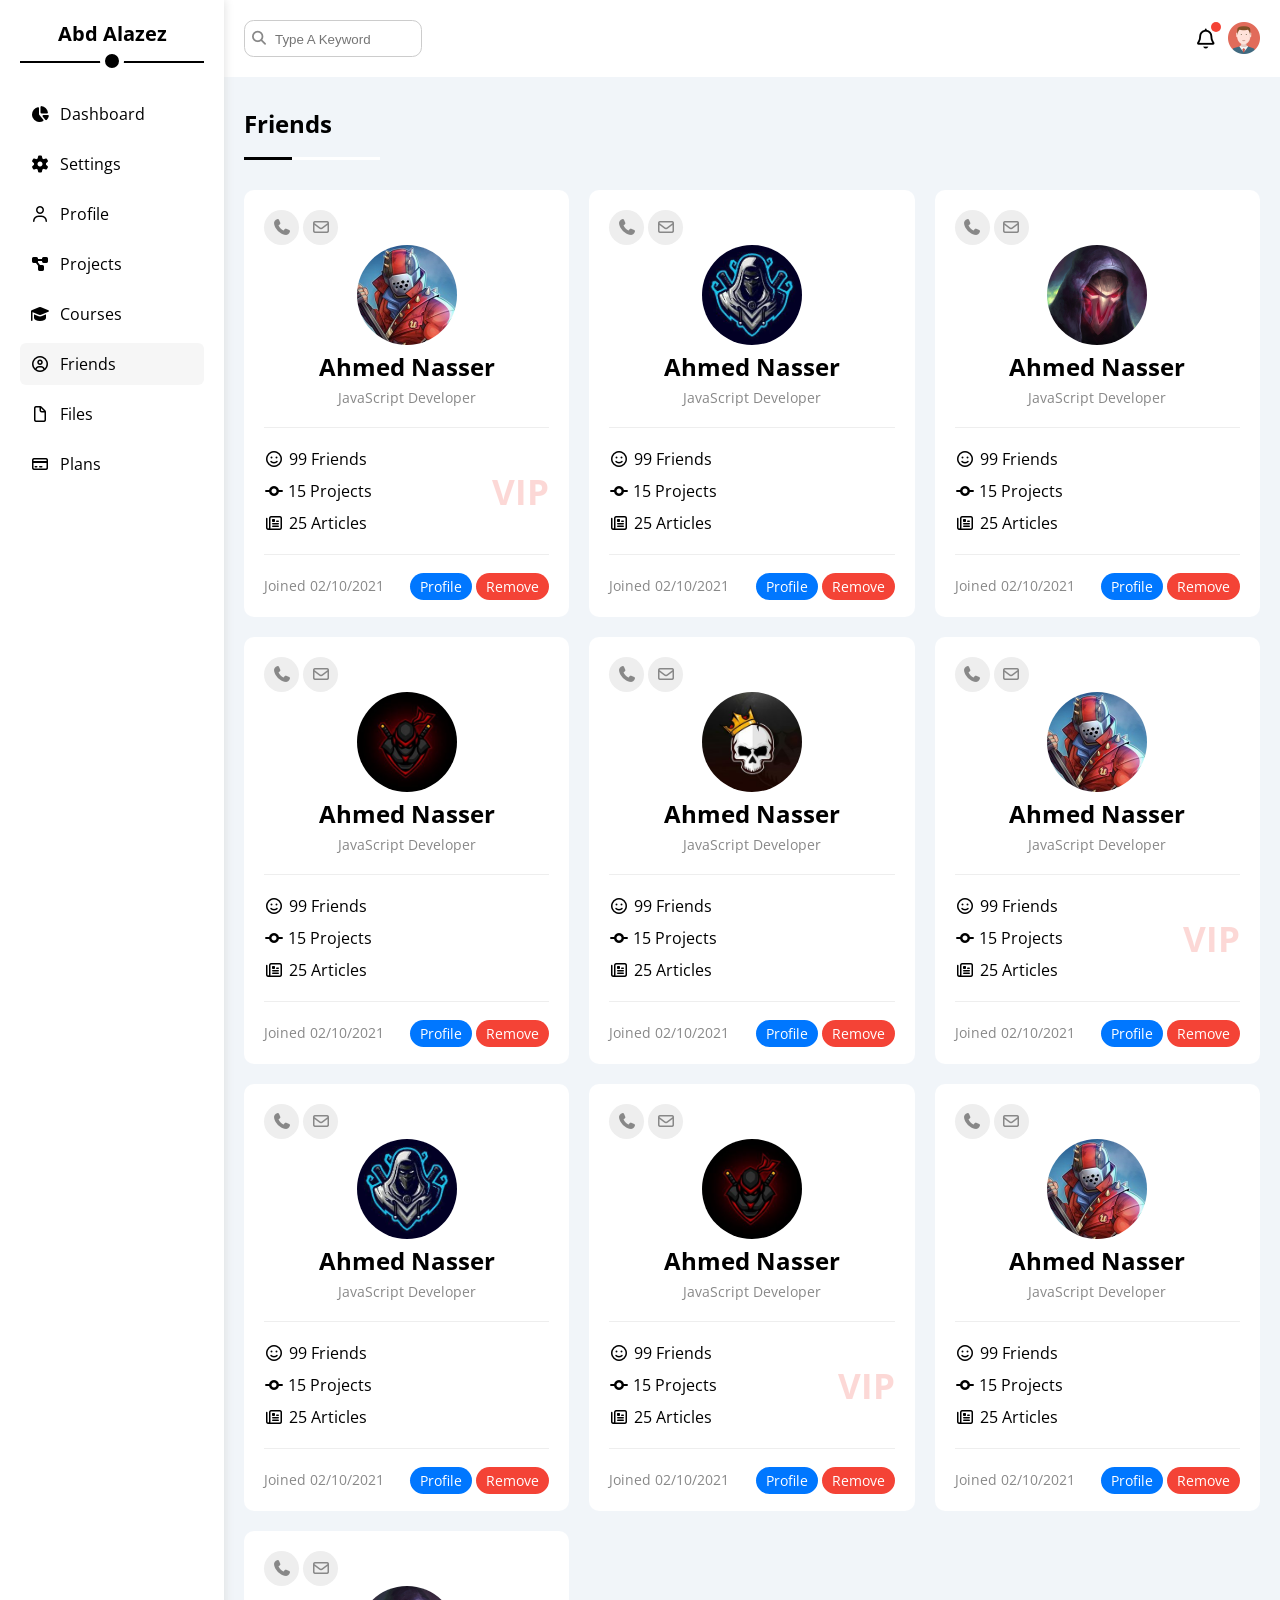
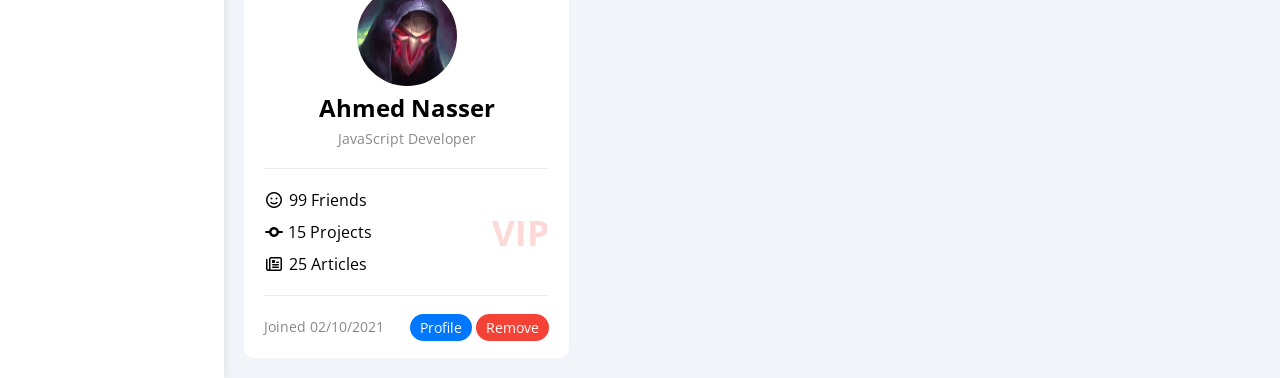
<file: friends.html>
<!doctype html>
<html lang="en">
  <head>
    <meta charset="UTF-8" />
    <meta name="viewport" content="width=device-width, initial-scale=1.0" />
    <link rel="stylesheet" href="css/all.min.css" />
    <link rel="stylesheet" href="css/framewerk.css" />
    <link rel="stylesheet" href="css/friends.css" />
    <!-- Google Fonts -->
    <link rel="preconnect" href="https://fonts.googleapis.com" />
    <link rel="preconnect" href="https://fonts.gstatic.com" crossorigin />
    <link
      href="https://fonts.googleapis.com/css2?family=Open+Sans:ital,wght@0,300..800;1,300..800&display=swap"
      rel="stylesheet"
    />
    <title>friends</title>
  </head>
  <body>
    <main class="d-flex">
      <!-- Start Sidebar -->
      <aside class="bg-white p-20 relative">
        <h3 class="relative txt-center txt-cap">abd alazez</h3>
        <ul>
          <li>
            <a
              href="index.html"
              class="c-black txt-cap p-10 d-flex al-center gap-10 rad-6"
            >
              <i class="fa-solid fa-chart-pie fa-fw"></i>
              <span>dashboard</span>
            </a>
          </li>
          <li>
            <a
              href="settings.html"
              class="c-black txt-cap p-10 d-flex al-center gap-10 rad-6"
            >
              <i class="fa-solid fa-gear fa-fw"></i>
              <span>settings</span>
            </a>
          </li>
          <li>
            <a
              href="profile.html"
              class="c-black txt-cap p-10 d-flex al-center gap-10 rad-6"
            >
              <i class="fa-regular fa-user fa-fw"></i>
              <span>profile</span>
            </a>
          </li>
          <li>
            <a
              href="projects.html"
              class="c-black txt-cap p-10 d-flex al-center gap-10 rad-6"
            >
              <i class="fa-solid fa-diagram-project fa-fw"></i>
              <span>projects</span>
            </a>
          </li>
          <li>
            <a
              href="courses.html"
              class="c-black txt-cap p-10 d-flex al-center gap-10 rad-6"
            >
              <i class="fa-solid fa-graduation-cap fa-fw"></i>
              <span>courses</span>
            </a>
          </li>
          <li>
            <a
              href="friends.html"
              class="active c-black txt-cap p-10 d-flex al-center gap-10 rad-6"
            >
              <i class="fa-regular fa-circle-user fa-fw"></i>
              <span>friends</span>
            </a>
          </li>
          <li>
            <a
              href="files.html"
              class="c-black txt-cap p-10 d-flex al-center gap-10 rad-6"
            >
              <i class="fa-regular fa-file fa-fw"></i>
              <span>files</span>
            </a>
          </li>
          <li>
            <a
              href="plans.html"
              class="c-black txt-cap p-10 d-flex al-center gap-10 rad-6"
            >
              <i class="fa-regular fa-credit-card fa-fw"></i>
              <span>plans</span>
            </a>
          </li>
        </ul>
      </aside>
      <!-- End Sidebar -->

      <!-- Start Content -->
      <section class="content">
        <!-- Start Header -->
        <header class="flex-between p-20 bg-white">
          <div class="search relative">
            <i class="fa-solid fa-magnifying-glass"></i>
            <input type="search" placeholder="type a keyword" />
          </div>
          <div class="icons d-flex al-center gap-10 relative">
            <i class="fa-regular fa-bell fa-lg"></i>
            <img src="images/avatar.png" alt="avatar" />
          </div>
        </header>
        <!-- End Header -->

        <h1 class="relative txt-cap p-20">friends</h1>

        <section class="wrapper d-grid m-20 gap-20">
          <article class="bg-white rad-10 p-20 p-10-mobile">
            <div class="head">
              <span class="rad-half c-grey bg-eee flex-center"
                ><i class="fa-solid fa-phone"></i
              ></span>
              <span class="rad-half c-grey bg-eee flex-center"
                ><i class="fa-regular fa-envelope"></i
              ></span>

              <div class="info txt-center">
                <img src="images/friend-01.jpg" class="rad-half" alt="" />
                <h2>Ahmed Nasser</h2>
                <p class="c-grey fs-14 mt-5">JavaScript Developer</p>
              </div>
            </div>

            <ul class="body relative">
              <li><i class="fa-regular fa-face-smile mr-5"></i>99 friends</li>
              <li class="mt-10">
                <i class="fa-solid fa-code-commit"></i>
                15 projects
              </li>
              <li class="mt-10">
                <i class="fa-regular fa-newspaper fa-fw mr-5"></i>25 articles
              </li>
              <span class="c-red">vip</span>
            </ul>

            <div class="footer flex-between">
              <span class="c-grey fs-14">Joined 02/10/2021</span>
              <div class="btns">
                <a href="profile.html" class="btn-shape bg-blue c-white"
                  >profile</a
                >
                <a href="#" class="btn-shape bg-red c-white">remove</a>
              </div>
            </div>
          </article>
          <article class="bg-white rad-10 p-20 p-10-mobile">
            <div class="head">
              <span class="rad-half c-grey bg-eee flex-center"
                ><i class="fa-solid fa-phone"></i
              ></span>
              <span class="rad-half c-grey bg-eee flex-center"
                ><i class="fa-regular fa-envelope"></i
              ></span>

              <div class="info txt-center">
                <img src="images/friend-02.jpg" class="rad-half" alt="" />
                <h2>Ahmed Nasser</h2>
                <p class="c-grey fs-14 mt-5">JavaScript Developer</p>
              </div>
            </div>

            <ul class="body relative">
              <li><i class="fa-regular fa-face-smile mr-5"></i>99 friends</li>
              <li class="mt-10">
                <i class="fa-solid fa-code-commit"></i>
                15 projects
              </li>
              <li class="mt-10">
                <i class="fa-regular fa-newspaper fa-fw mr-5"></i>25 articles
              </li>
            </ul>

            <div class="footer flex-between">
              <span class="c-grey fs-14">Joined 02/10/2021</span>
              <div class="btns">
                <a href="profile.html" class="btn-shape bg-blue c-white"
                  >profile</a
                >
                <a href="#" class="btn-shape bg-red c-white">remove</a>
              </div>
            </div>
          </article>
          <article class="bg-white rad-10 p-20 p-10-mobile">
            <div class="head">
              <span class="rad-half c-grey bg-eee flex-center"
                ><i class="fa-solid fa-phone"></i
              ></span>
              <span class="rad-half c-grey bg-eee flex-center"
                ><i class="fa-regular fa-envelope"></i
              ></span>

              <div class="info txt-center">
                <img src="images/friend-03.jpg" class="rad-half" alt="" />
                <h2>Ahmed Nasser</h2>
                <p class="c-grey fs-14 mt-5">JavaScript Developer</p>
              </div>
            </div>

            <ul class="body relative">
              <li><i class="fa-regular fa-face-smile mr-5"></i>99 friends</li>
              <li class="mt-10">
                <i class="fa-solid fa-code-commit"></i>
                15 projects
              </li>
              <li class="mt-10">
                <i class="fa-regular fa-newspaper fa-fw mr-5"></i>25 articles
              </li>
            </ul>

            <div class="footer flex-between">
              <span class="c-grey fs-14">Joined 02/10/2021</span>
              <div class="btns">
                <a href="profile.html" class="btn-shape bg-blue c-white"
                  >profile</a
                >
                <a href="#" class="btn-shape bg-red c-white">remove</a>
              </div>
            </div>
          </article>
          <article class="bg-white rad-10 p-20 p-10-mobile">
            <div class="head">
              <span class="rad-half c-grey bg-eee flex-center"
                ><i class="fa-solid fa-phone"></i
              ></span>
              <span class="rad-half c-grey bg-eee flex-center"
                ><i class="fa-regular fa-envelope"></i
              ></span>

              <div class="info txt-center">
                <img src="images/friend-04.jpg" class="rad-half" alt="" />
                <h2>Ahmed Nasser</h2>
                <p class="c-grey fs-14 mt-5">JavaScript Developer</p>
              </div>
            </div>

            <ul class="body relative">
              <li><i class="fa-regular fa-face-smile mr-5"></i>99 friends</li>
              <li class="mt-10">
                <i class="fa-solid fa-code-commit"></i>
                15 projects
              </li>
              <li class="mt-10">
                <i class="fa-regular fa-newspaper fa-fw mr-5"></i>25 articles
              </li>
            </ul>

            <div class="footer flex-between">
              <span class="c-grey fs-14">Joined 02/10/2021</span>
              <div class="btns">
                <a href="profile.html" class="btn-shape bg-blue c-white"
                  >profile</a
                >
                <a href="#" class="btn-shape bg-red c-white">remove</a>
              </div>
            </div>
          </article>
          <article class="bg-white rad-10 p-20 p-10-mobile">
            <div class="head">
              <span class="rad-half c-grey bg-eee flex-center"
                ><i class="fa-solid fa-phone"></i
              ></span>
              <span class="rad-half c-grey bg-eee flex-center"
                ><i class="fa-regular fa-envelope"></i
              ></span>

              <div class="info txt-center">
                <img src="images/friend-05.jpg" class="rad-half" alt="" />
                <h2>Ahmed Nasser</h2>
                <p class="c-grey fs-14 mt-5">JavaScript Developer</p>
              </div>
            </div>

            <ul class="body relative">
              <li><i class="fa-regular fa-face-smile mr-5"></i>99 friends</li>
              <li class="mt-10">
                <i class="fa-solid fa-code-commit"></i>
                15 projects
              </li>
              <li class="mt-10">
                <i class="fa-regular fa-newspaper fa-fw mr-5"></i>25 articles
              </li>
            </ul>

            <div class="footer flex-between">
              <span class="c-grey fs-14">Joined 02/10/2021</span>
              <div class="btns">
                <a href="profile.html" class="btn-shape bg-blue c-white"
                  >profile</a
                >
                <a href="#" class="btn-shape bg-red c-white">remove</a>
              </div>
            </div>
          </article>
          <article class="bg-white rad-10 p-20 p-10-mobile">
            <div class="head">
              <span class="rad-half c-grey bg-eee flex-center"
                ><i class="fa-solid fa-phone"></i
              ></span>
              <span class="rad-half c-grey bg-eee flex-center"
                ><i class="fa-regular fa-envelope"></i
              ></span>

              <div class="info txt-center">
                <img src="images/friend-01.jpg" class="rad-half" alt="" />
                <h2>Ahmed Nasser</h2>
                <p class="c-grey fs-14 mt-5">JavaScript Developer</p>
              </div>
            </div>

            <ul class="body relative">
              <li><i class="fa-regular fa-face-smile mr-5"></i>99 friends</li>
              <li class="mt-10">
                <i class="fa-solid fa-code-commit"></i>
                15 projects
              </li>
              <li class="mt-10">
                <i class="fa-regular fa-newspaper fa-fw mr-5"></i>25 articles
              </li>
              <span class="c-red">vip</span>
            </ul>

            <div class="footer flex-between">
              <span class="c-grey fs-14">Joined 02/10/2021</span>
              <div class="btns">
                <a href="profile.html" class="btn-shape bg-blue c-white"
                  >profile</a
                >
                <a href="#" class="btn-shape bg-red c-white">remove</a>
              </div>
            </div>
          </article>
          <article class="bg-white rad-10 p-20 p-10-mobile">
            <div class="head">
              <span class="rad-half c-grey bg-eee flex-center"
                ><i class="fa-solid fa-phone"></i
              ></span>
              <span class="rad-half c-grey bg-eee flex-center"
                ><i class="fa-regular fa-envelope"></i
              ></span>

              <div class="info txt-center">
                <img src="images/friend-02.jpg" class="rad-half" alt="" />
                <h2>Ahmed Nasser</h2>
                <p class="c-grey fs-14 mt-5">JavaScript Developer</p>
              </div>
            </div>

            <ul class="body relative">
              <li><i class="fa-regular fa-face-smile mr-5"></i>99 friends</li>
              <li class="mt-10">
                <i class="fa-solid fa-code-commit"></i>
                15 projects
              </li>
              <li class="mt-10">
                <i class="fa-regular fa-newspaper fa-fw mr-5"></i>25 articles
              </li>
            </ul>

            <div class="footer flex-between">
              <span class="c-grey fs-14">Joined 02/10/2021</span>
              <div class="btns">
                <a href="profile.html" class="btn-shape bg-blue c-white"
                  >profile</a
                >
                <a href="#" class="btn-shape bg-red c-white">remove</a>
              </div>
            </div>
          </article>
          <article class="bg-white rad-10 p-20 p-10-mobile">
            <div class="head">
              <span class="rad-half c-grey bg-eee flex-center"
                ><i class="fa-solid fa-phone"></i
              ></span>
              <span class="rad-half c-grey bg-eee flex-center"
                ><i class="fa-regular fa-envelope"></i
              ></span>

              <div class="info txt-center">
                <img src="images/friend-04.jpg" class="rad-half" alt="" />
                <h2>Ahmed Nasser</h2>
                <p class="c-grey fs-14 mt-5">JavaScript Developer</p>
              </div>
            </div>

            <ul class="body relative">
              <li><i class="fa-regular fa-face-smile mr-5"></i>99 friends</li>
              <li class="mt-10">
                <i class="fa-solid fa-code-commit"></i>
                15 projects
              </li>
              <li class="mt-10">
                <i class="fa-regular fa-newspaper fa-fw mr-5"></i>25 articles
              </li>
              <span class="c-red">vip</span>
            </ul>

            <div class="footer flex-between">
              <span class="c-grey fs-14">Joined 02/10/2021</span>
              <div class="btns">
                <a href="profile.html" class="btn-shape bg-blue c-white"
                  >profile</a
                >
                <a href="#" class="btn-shape bg-red c-white">remove</a>
              </div>
            </div>
          </article>
          <article class="bg-white rad-10 p-20 p-10-mobile">
            <div class="head">
              <span class="rad-half c-grey bg-eee flex-center"
                ><i class="fa-solid fa-phone"></i
              ></span>
              <span class="rad-half c-grey bg-eee flex-center"
                ><i class="fa-regular fa-envelope"></i
              ></span>

              <div class="info txt-center">
                <img src="images/friend-01.jpg" class="rad-half" alt="" />
                <h2>Ahmed Nasser</h2>
                <p class="c-grey fs-14 mt-5">JavaScript Developer</p>
              </div>
            </div>

            <ul class="body relative">
              <li><i class="fa-regular fa-face-smile mr-5"></i>99 friends</li>
              <li class="mt-10">
                <i class="fa-solid fa-code-commit"></i>
                15 projects
              </li>
              <li class="mt-10">
                <i class="fa-regular fa-newspaper fa-fw mr-5"></i>25 articles
              </li>
            </ul>

            <div class="footer flex-between">
              <span class="c-grey fs-14">Joined 02/10/2021</span>
              <div class="btns">
                <a href="profile.html" class="btn-shape bg-blue c-white"
                  >profile</a
                >
                <a href="#" class="btn-shape bg-red c-white">remove</a>
              </div>
            </div>
          </article>
          <article class="bg-white rad-10 p-20 p-10-mobile">
            <div class="head">
              <span class="rad-half c-grey bg-eee flex-center"
                ><i class="fa-solid fa-phone"></i
              ></span>
              <span class="rad-half c-grey bg-eee flex-center"
                ><i class="fa-regular fa-envelope"></i
              ></span>

              <div class="info txt-center">
                <img src="images/friend-03.jpg" class="rad-half" alt="" />
                <h2>Ahmed Nasser</h2>
                <p class="c-grey fs-14 mt-5">JavaScript Developer</p>
              </div>
            </div>

            <ul class="body relative">
              <li><i class="fa-regular fa-face-smile mr-5"></i>99 friends</li>
              <li class="mt-10">
                <i class="fa-solid fa-code-commit"></i>
                15 projects
              </li>
              <li class="mt-10">
                <i class="fa-regular fa-newspaper fa-fw mr-5"></i>25 articles
              </li>
              <span class="c-red">vip</span>
            </ul>

            <div class="footer flex-between">
              <span class="c-grey fs-14">Joined 02/10/2021</span>
              <div class="btns">
                <a href="profile.html" class="btn-shape bg-blue c-white"
                  >profile</a
                >
                <a href="#" class="btn-shape bg-red c-white">remove</a>
              </div>
            </div>
          </article>
        </section>
      </section>
      <!-- End Content -->
    </main>
  </body>
</html>
</file>
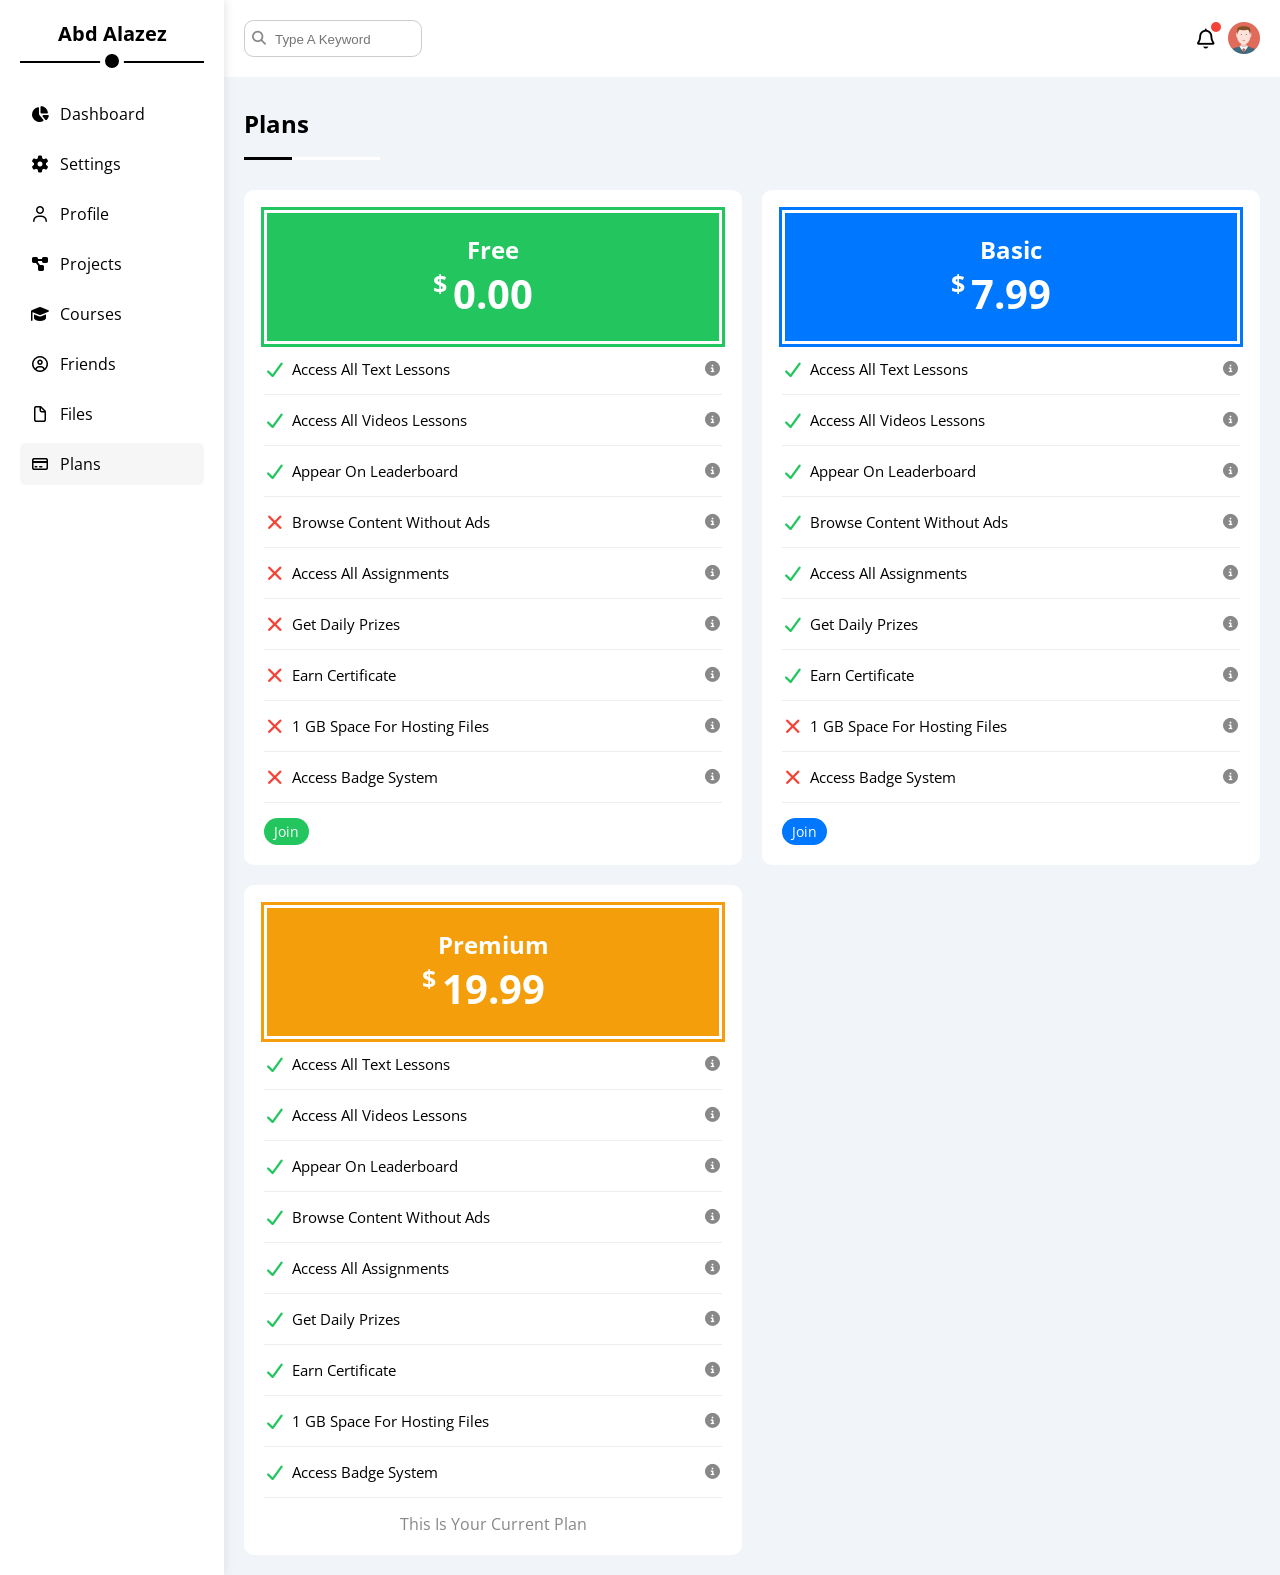
<file: plans.html>
<!doctype html>
<html lang="en">
  <head>
    <meta charset="UTF-8" />
    <meta name="viewport" content="width=device-width, initial-scale=1.0" />
    <link rel="stylesheet" href="css/all.min.css" />
    <link rel="stylesheet" href="css/framewerk.css" />
    <link rel="stylesheet" href="css/plans.css" />
    <!-- Google Fonts -->
    <link rel="preconnect" href="https://fonts.googleapis.com" />
    <link rel="preconnect" href="https://fonts.gstatic.com" crossorigin />
    <link
      href="https://fonts.googleapis.com/css2?family=Open+Sans:ital,wght@0,300..800;1,300..800&display=swap"
      rel="stylesheet"
    />
    <title>plans</title>
  </head>
  <body>
    <main class="d-flex">
      <!-- Start Sidebar -->
      <aside class="bg-white p-20 relative">
        <h3 class="relative txt-center txt-cap">abd alazez</h3>
        <ul>
          <li>
            <a
              href="index.html"
              class="c-black txt-cap p-10 d-flex al-center gap-10 rad-6"
            >
              <i class="fa-solid fa-chart-pie fa-fw"></i>
              <span>dashboard</span>
            </a>
          </li>
          <li>
            <a
              href="settings.html"
              class="c-black txt-cap p-10 d-flex al-center gap-10 rad-6"
            >
              <i class="fa-solid fa-gear fa-fw"></i>
              <span>settings</span>
            </a>
          </li>
          <li>
            <a
              href="profile.html"
              class="c-black txt-cap p-10 d-flex al-center gap-10 rad-6"
            >
              <i class="fa-regular fa-user fa-fw"></i>
              <span>profile</span>
            </a>
          </li>
          <li>
            <a
              href="projects.html"
              class="c-black txt-cap p-10 d-flex al-center gap-10 rad-6"
            >
              <i class="fa-solid fa-diagram-project fa-fw"></i>
              <span>projects</span>
            </a>
          </li>
          <li>
            <a
              href="courses.html"
              class="c-black txt-cap p-10 d-flex al-center gap-10 rad-6"
            >
              <i class="fa-solid fa-graduation-cap fa-fw"></i>
              <span>courses</span>
            </a>
          </li>
          <li>
            <a
              href="friends.html"
              class="c-black txt-cap p-10 d-flex al-center gap-10 rad-6"
            >
              <i class="fa-regular fa-circle-user fa-fw"></i>
              <span>friends</span>
            </a>
          </li>
          <li>
            <a
              href="files.html"
              class="c-black txt-cap p-10 d-flex al-center gap-10 rad-6"
            >
              <i class="fa-regular fa-file fa-fw"></i>
              <span>files</span>
            </a>
          </li>
          <li>
            <a
              href="plans.html"
              class="active c-black txt-cap p-10 d-flex al-center gap-10 rad-6"
            >
              <i class="fa-regular fa-credit-card fa-fw"></i>
              <span>plans</span>
            </a>
          </li>
        </ul>
      </aside>
      <!-- End Sidebar -->

      <!-- Start Content -->
      <section class="content">
        <!-- Start Header -->
        <header class="flex-between p-20 bg-white">
          <div class="search relative">
            <i class="fa-solid fa-magnifying-glass"></i>
            <input type="search" placeholder="type a keyword" />
          </div>
          <div class="icons d-flex al-center gap-10 relative">
            <i class="fa-regular fa-bell fa-lg"></i>
            <img src="images/avatar.png" alt="avatar" />
          </div>
        </header>
        <!-- End Header -->

        <h1 class="relative txt-cap p-20">plans</h1>
        <div class="plans-page d-grid gap-20 m-20">
          <!-- Start Free Plan -->
          <div class="plan free bg-white p-20 rad-10">
            <div class="top bg-green txt-center p-20 c-white mb-20">
              <h2 class="m-0">Free</h2>
              <div class="price fw-bold"><span>$</span>0.00</div>
            </div>
            <ul class="m-0">
              <li>
                <i class="fa-solid fa-check fa-fw c-green"></i>
                <span>Access All Text Lessons</span>
                <i class="fa-solid fa-circle-info info"></i>
              </li>
              <li>
                <i class="fa-solid fa-check fa-fw c-green"></i>
                <span>Access All Videos Lessons</span>
                <i class="fa-solid fa-circle-info info"></i>
              </li>
              <li>
                <i class="fa-solid fa-check fa-fw c-green"></i>
                <span>Appear On Leaderboard</span>
                <i class="fa-solid fa-circle-info info"></i>
              </li>
              <li>
                <i class="fa-solid fa-xmark fa-fw c-red"></i>
                <span>Browse Content Without Ads</span>
                <i class="fa-solid fa-circle-info info"></i>
              </li>
              <li>
                <i class="fa-solid fa-xmark fa-fw c-red"></i>
                <span>Access All Assignments</span>
                <i class="fa-solid fa-circle-info info"></i>
              </li>
              <li>
                <i class="fa-solid fa-xmark fa-fw c-red"></i>
                <span>Get Daily Prizes</span>
                <i class="fa-solid fa-circle-info info"></i>
              </li>
              <li>
                <i class="fa-solid fa-xmark fa-fw c-red"></i>
                <span>Earn Certificate</span>
                <i class="fa-solid fa-circle-info info"></i>
              </li>
              <li>
                <i class="fa-solid fa-xmark fa-fw c-red"></i>
                <span>1 GB Space For Hosting Files</span>
                <i class="fa-solid fa-circle-info info"></i>
              </li>
              <li>
                <i class="fa-solid fa-xmark fa-fw c-red"></i>
                <span>Access Badge System</span>
                <i class="fa-solid fa-circle-info info"></i>
              </li>
            </ul>
            <a href="#" class="btn-shape bg-green c-white d-block w-ft mt-15"
              >Join</a
            >
          </div>
          <!-- End Free Plan -->

          <!-- Start Basic Plan -->
          <div class="plan basic bg-white p-20 rad-10">
            <div class="top bg-blue txt-center p-20 c-white mb-20">
              <h2 class="m-0">Basic</h2>
              <div class="price fw-bold"><span>$</span>7.99</div>
            </div>
            <ul class="m-0">
              <li>
                <i class="fa-solid fa-check fa-fw c-green"></i>
                <span>Access All Text Lessons</span>
                <i class="fa-solid fa-circle-info info"></i>
              </li>
              <li>
                <i class="fa-solid fa-check fa-fw c-green"></i>
                <span>Access All Videos Lessons</span>
                <i class="fa-solid fa-circle-info info"></i>
              </li>
              <li>
                <i class="fa-solid fa-check fa-fw c-green"></i>
                <span>Appear On Leaderboard</span>
                <i class="fa-solid fa-circle-info info"></i>
              </li>
              <li>
                <i class="fa-solid fa-check fa-fw c-green"></i>
                <span>Browse Content Without Ads</span>
                <i class="fa-solid fa-circle-info info"></i>
              </li>
              <li>
                <i class="fa-solid fa-check fa-fw c-green"></i>
                <span>Access All Assignments</span>
                <i class="fa-solid fa-circle-info info"></i>
              </li>
              <li>
                <i class="fa-solid fa-check fa-fw c-green"></i>
                <span>Get Daily Prizes</span>
                <i class="fa-solid fa-circle-info info"></i>
              </li>
              <li>
                <i class="fa-solid fa-check fa-fw c-green"></i>
                <span>Earn Certificate</span>
                <i class="fa-solid fa-circle-info info"></i>
              </li>
              <li>
                <i class="fa-solid fa-xmark fa-fw c-red"></i>
                <span>1 GB Space For Hosting Files</span>
                <i class="fa-solid fa-circle-info info"></i>
              </li>
              <li>
                <i class="fa-solid fa-xmark fa-fw c-red"></i>
                <span>Access Badge System</span>
                <i class="fa-solid fa-circle-info info"></i>
              </li>
            </ul>
            <a href="#" class="btn-shape bg-blue c-white d-block w-ft mt-15"
              >Join</a
            >
          </div>
          <!-- End Basic Plan -->

          <!-- Start Premium Plan -->
          <div class="plan premium bg-white p-20 rad-10">
            <div class="top bg-orange txt-center p-20 c-white mb-20">
              <h2 class="m-0">Premium</h2>
              <div class="price fw-bold"><span>$</span>19.99</div>
            </div>
            <ul class="m-0">
              <li>
                <i class="fa-solid fa-check fa-fw c-green"></i>
                <span>Access All Text Lessons</span>
                <i class="fa-solid fa-circle-info info"></i>
              </li>
              <li>
                <i class="fa-solid fa-check fa-fw c-green"></i>
                <span>Access All Videos Lessons</span>
                <i class="fa-solid fa-circle-info info"></i>
              </li>
              <li>
                <i class="fa-solid fa-check fa-fw c-green"></i>
                <span>Appear On Leaderboard</span>
                <i class="fa-solid fa-circle-info info"></i>
              </li>
              <li>
                <i class="fa-solid fa-check fa-fw c-green"></i>
                <span>Browse Content Without Ads</span>
                <i class="fa-solid fa-circle-info info"></i>
              </li>
              <li>
                <i class="fa-solid fa-check fa-fw c-green"></i>
                <span>Access All Assignments</span>
                <i class="fa-solid fa-circle-info info"></i>
              </li>
              <li>
                <i class="fa-solid fa-check fa-fw c-green"></i>
                <span>Get Daily Prizes</span>
                <i class="fa-solid fa-circle-info info"></i>
              </li>
              <li>
                <i class="fa-solid fa-check fa-fw c-green"></i>
                <span>Earn Certificate</span>
                <i class="fa-solid fa-circle-info info"></i>
              </li>
              <li>
                <i class="fa-solid fa-check fa-fw c-green"></i>
                <span>1 GB Space For Hosting Files</span>
                <i class="fa-solid fa-circle-info info"></i>
              </li>
              <li>
                <i class="fa-solid fa-check fa-fw c-green"></i>
                <span>Access Badge System</span>
                <i class="fa-solid fa-circle-info info"></i>
              </li>
            </ul>
            <p class="c-grey m-0 txt-center current-plan mt-15">
              This Is Your Current Plan
            </p>
          </div>
          <!-- End Premium Plan -->
        </div>
      </section>
      <!-- End Content -->
    </main>
  </body>
</html>
</file>
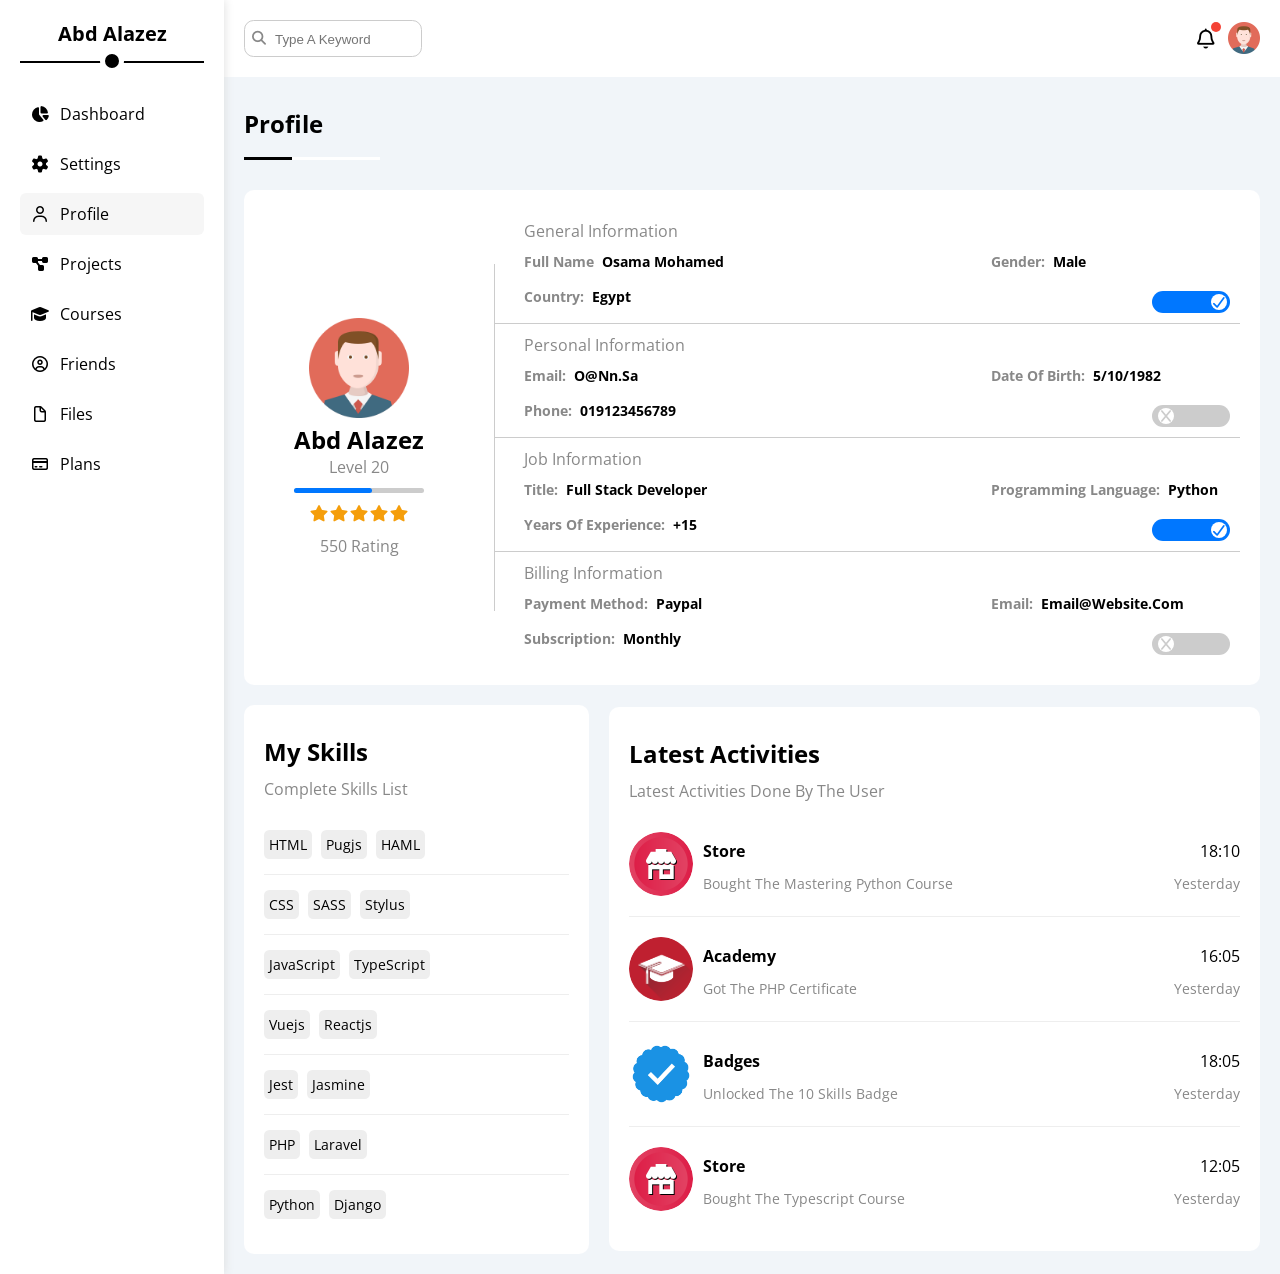
<file: profile.html>
<!doctype html>
<html lang="en">
  <head>
    <meta charset="UTF-8" />
    <meta name="viewport" content="width=device-width, initial-scale=1.0" />
    <link rel="stylesheet" href="css/all.min.css" />
    <link rel="stylesheet" href="css/framewerk.css" />
    <link rel="stylesheet" href="css/profile.css" />
    <!-- font -->
    <link rel="preconnect" href="https://fonts.googleapis.com" />
    <link rel="preconnect" href="https://fonts.gstatic.com" crossorigin />
    <link
      href="https://fonts.googleapis.com/css2?family=Open+Sans:ital,wght@0,300..800;1,300..800&display=swap"
      rel="stylesheet"
    />
    <title>Profile</title>
  </head>
  <body>
    <main class="d-flex">
      <aside class="bg-white p-20 relative">
        <h3 class="relative txt-center txt-cap">abd alazez</h3>
        <ul>
          <li>
            <a
              href="index.html"
              class="c-black txt-cap p-10 d-flex al-center gap-10 rad-6"
            >
              <i class="fa-solid fa-chart-pie fa-fw"></i>
              <span>dashboard</span>
            </a>
          </li>
          <li>
            <a
              href="settings.html"
              class="c-black txt-cap p-10 d-flex al-center gap-10 rad-6"
            >
              <i class="fa-solid fa-gear fa-fw"></i>
              <span>settings</span>
            </a>
          </li>
          <li>
            <a
              href="profile.html"
              class="active c-black txt-cap p-10 d-flex al-center gap-10 rad-6"
            >
              <i class="fa-regular fa-user fa-fw"></i>
              <span>profile</span>
            </a>
          </li>
          <li>
            <a
              href="projects.html"
              class="c-black txt-cap p-10 d-flex al-center gap-10 rad-6"
            >
              <i class="fa-solid fa-diagram-project fa-fw"></i>
              <span>projects</span>
            </a>
          </li>
          <li>
            <a
              href="courses.html"
              class="c-black txt-cap p-10 d-flex al-center gap-10 rad-6"
            >
              <i class="fa-solid fa-graduation-cap fa-fw"></i>
              <span>courses</span>
            </a>
          </li>
          <li>
            <a
              href="friends.html"
              class="c-black txt-cap p-10 d-flex al-center gap-10 rad-6"
            >
              <i class="fa-regular fa-circle-user fa-fw"></i>
              <span>friends</span>
            </a>
          </li>
          <li>
            <a
              href="files.html"
              class="c-black txt-cap p-10 d-flex al-center gap-10 rad-6"
            >
              <i class="fa-regular fa-file fa-fw"></i>
              <span>files</span>
            </a>
          </li>
          <li>
            <a
              href="plans.html"
              class="c-black txt-cap p-10 d-flex al-center gap-10 rad-6"
            >
              <i class="fa-regular fa-credit-card fa-fw"></i>
              <span>plans</span>
            </a>
          </li>
        </ul>
      </aside>
      <section class="content">
        <header class="flex-between p-20 bg-white">
          <div class="search relative">
            <i class="fa-solid fa-magnifying-glass"></i>
            <input type="search" placeholder="type a keyword" />
          </div>
          <div class="icons d-flex al-center gap-10 relative">
            <i class="fa-regular fa-bell fa-lg"></i>
            <img src="images/avatar.png" alt="avatar" />
          </div>
        </header>
        <h1 class="relative txt-cap p-20">profile</h1>

        <!-- wedgits area -->
        <section class="wedgits">
          <article class="overview bg-white m-20 rad-10 d-flex al-center">
            <div class="avatar-box p-20 txt-center ">
              <img src="images/avatar.png" alt="avatar" />
              <h2>abd alazez</h2>
              <span class="c-grey">Level 20</span>
              <span class="progress relative d-block bg-ccc rad-6"></span>
              <ul class="flex-center c-orange m-block-10 txt-center">
                <li>
                  <i class="fa-solid fa-star"></i>
                </li>
                <li>
                  <i class="fa-solid fa-star"></i>
                </li>
                <li>
                  <i class="fa-solid fa-star"></i>
                </li>
                <li>
                  <i class="fa-solid fa-star"></i>
                </li>
                <li>
                  <i class="fa-solid fa-star"></i>
                </li>
              </ul>
              <span class="c-grey">550 Rating</span>
            </div>
            <div class="info p-20 relative">
              <div class="info-1">
                <h3 class="c-grey">General Information</h3>
                <div class="content flex-between gap-10">
                  <p class="fs-14">
                    <span class="c-grey">Full Name</span>Osama Mohamed
                  </p>
                  <p class="fs-14"><span class="c-grey">Gender:</span>Male</p>
                  <p class="fs-14"><span class="c-grey">Country:</span>Egypt</p>
                  <label class="toggle-switch d-flex al-center relative bg-ccc">
                    <input
                      type="checkbox"
                      class="bg-white c-ccc rad-half flex-center"
                      checked
                    />
                  </label>
                </div>
              </div>
              <div class="info-1">
                <h3 class="c-grey">Personal Information</h3>
                <div class="content flex-between gap-10">
                  <p class="fs-14">
                    <span class="c-grey">Email: </span>o@nn.sa
                  </p>
                  <p class="fs-14">
                    <span class="c-grey"> Date Of Birth: </span>5/10/1982
                  </p>
                  <p class="fs-14">
                    <span class="c-grey">Phone:</span>019123456789
                  </p>
                  <label class="toggle-switch d-flex al-center relative bg-ccc">
                    <input
                      type="checkbox"
                      class="bg-white c-ccc rad-half flex-center"
                    />
                  </label>
                </div>
              </div>
              <div class="info-1">
                <h3 class="c-grey">Job Information</h3>
                <div class="content flex-between gap-10">
                  <p class="fs-14"><span class="c-grey">Title:</span>Full Stack Developer</p>
                  <p class="fs-14"><span class="c-grey">Programming Language:</span>Python</p>
                  <p class="fs-14">
                    <span class="c-grey">Years Of Experience:</span>+15
                  </p>
                  <label class="toggle-switch d-flex al-center relative bg-ccc">
                    <input
                      type="checkbox"
                      class="bg-white c-ccc rad-half flex-center"
                      checked
                    />
                  </label>
                </div>
              </div>
              <div class="info-1">
                <h3 class="c-grey">Billing Information</h3>
                <div class="content flex-between gap-10">
                  <p class="fs-14">
                    <span class="c-grey">Payment Method:</span>Paypal
                  </p>
                  <p class="fs-14"><span class="c-grey">email:</span>email@website.com</p>
                  <p class="fs-14"><span class="c-grey">Subscription:</span>Monthly</p>
                  <label class="toggle-switch d-flex al-center relative bg-ccc">
                    <input
                      type="checkbox"
                      class="bg-white c-ccc rad-half flex-center"
                    />
                  </label>
                </div>
              </div>
            </div>
          </article>
          <section class="other-data flex-between m-20 gap-20">
            <article class="skills bg-white p-20 p-10-mobile rad-10">
              <div class="title">
                <h2>My Skills</h2>
                <p>Complete Skills List</p>
              </div>
              <ul class="m-0">
                <li>
                  <span class="bg-eee rad-6">HTML</span>
                  <span class="bg-eee rad-6">Pugjs</span>
                  <span class="bg-eee rad-6">HAML</span>
                </li>
                <li>
                  <span class="bg-eee rad-6">CSS</span>
                  <span class="bg-eee rad-6">SASS</span>
                  <span class="bg-eee rad-6">Stylus</span>
                </li>
                <li>
                  <span class="bg-eee rad-6">JavaScript</span>
                  <span class="bg-eee rad-6">TypeScript</span>
                </li>
                <li>
                  <span class="bg-eee rad-6">Vuejs</span>
                  <span class="bg-eee rad-6">Reactjs</span>
                </li>
                <li>
                  <span class="bg-eee rad-6">Jest</span>
                  <span class="bg-eee rad-6">Jasmine</span>
                </li>
                <li>
                  <span class="bg-eee rad-6">PHP</span>
                  <span class="bg-eee rad-6">Laravel</span>
                </li>
                <li>
                  <span class="bg-eee rad-6">Python</span>
                  <span class="bg-eee rad-6">Django</span>
                </li>
              </ul>
            </article>

            <article class="latest-activities bg-white p-20 p-10-mobile rad-10">
              <div class="title">
                <h2>Latest Activities</h2>
                <p>Latest Activities Done By The User</p>
              </div>
              <div class="activity flex-between">
                <div class="info d-flex al-center gap-10">
                  <img src="images/activity-01.png" alt="Store" />
                  <div class="txt">
                    <span class="d-block fw-bold mt-5 mb-10">Store</span>
                    <span class="c-grey fs-14"
                      >Bought The Mastering Python Course</span
                    >
                  </div>
                </div>
                <div class="date">
                  <span class="d-block mt-5 mb-10">18:10</span>
                  <span class="c-grey fs-14">Yesterday</span>
                </div>
              </div>
              <div class="activity flex-between">
                <div class="info d-flex al-center gap-10">
                  <img src="images/activity-02.png" alt="Academy" />
                  <div class="txt">
                    <span class="d-block fw-bold mt-5 mb-10">Academy</span>
                    <span class="c-grey fs-14">Got The PHP Certificate</span>
                  </div>
                </div>
                <div class="date">
                  <span class="d-block mt-5 mb-10">16:05</span>
                  <span class="c-grey fs-14">Yesterday</span>
                </div>
              </div>
              <div class="activity flex-between">
                <div class="info d-flex al-center gap-10">
                  <img src="images/activity-03.png" alt="Badges" />
                  <div class="txt">
                    <span class="d-block fw-bold mt-5 mb-10">Badges</span>
                    <span class="c-grey fs-14"
                      >Unlocked The 10 Skills Badge</span
                    >
                  </div>
                </div>
                <div class="date">
                  <span class="d-block mt-5 mb-10">18:05</span>
                  <span class="c-grey fs-14">Yesterday</span>
                </div>
              </div>
              <div class="activity flex-between">
                <div class="info d-flex al-center gap-10">
                  <img src="images/activity-01.png" alt="Store" />
                  <div class="txt">
                    <span class="d-block fw-bold mt-5 mb-10">Store</span>
                    <span class="c-grey fs-14"
                      >Bought The Typescript Course</span
                    >
                  </div>
                </div>
                <div class="date">
                  <span class="d-block mt-5 mb-10">12:05</span>
                  <span class="c-grey fs-14">Yesterday</span>
                </div>
              </div>
            </article>
          </section>
        </section>
        <!-- end wedgits area -->
      </section>
    </main>
  </body>
</html>
</file>
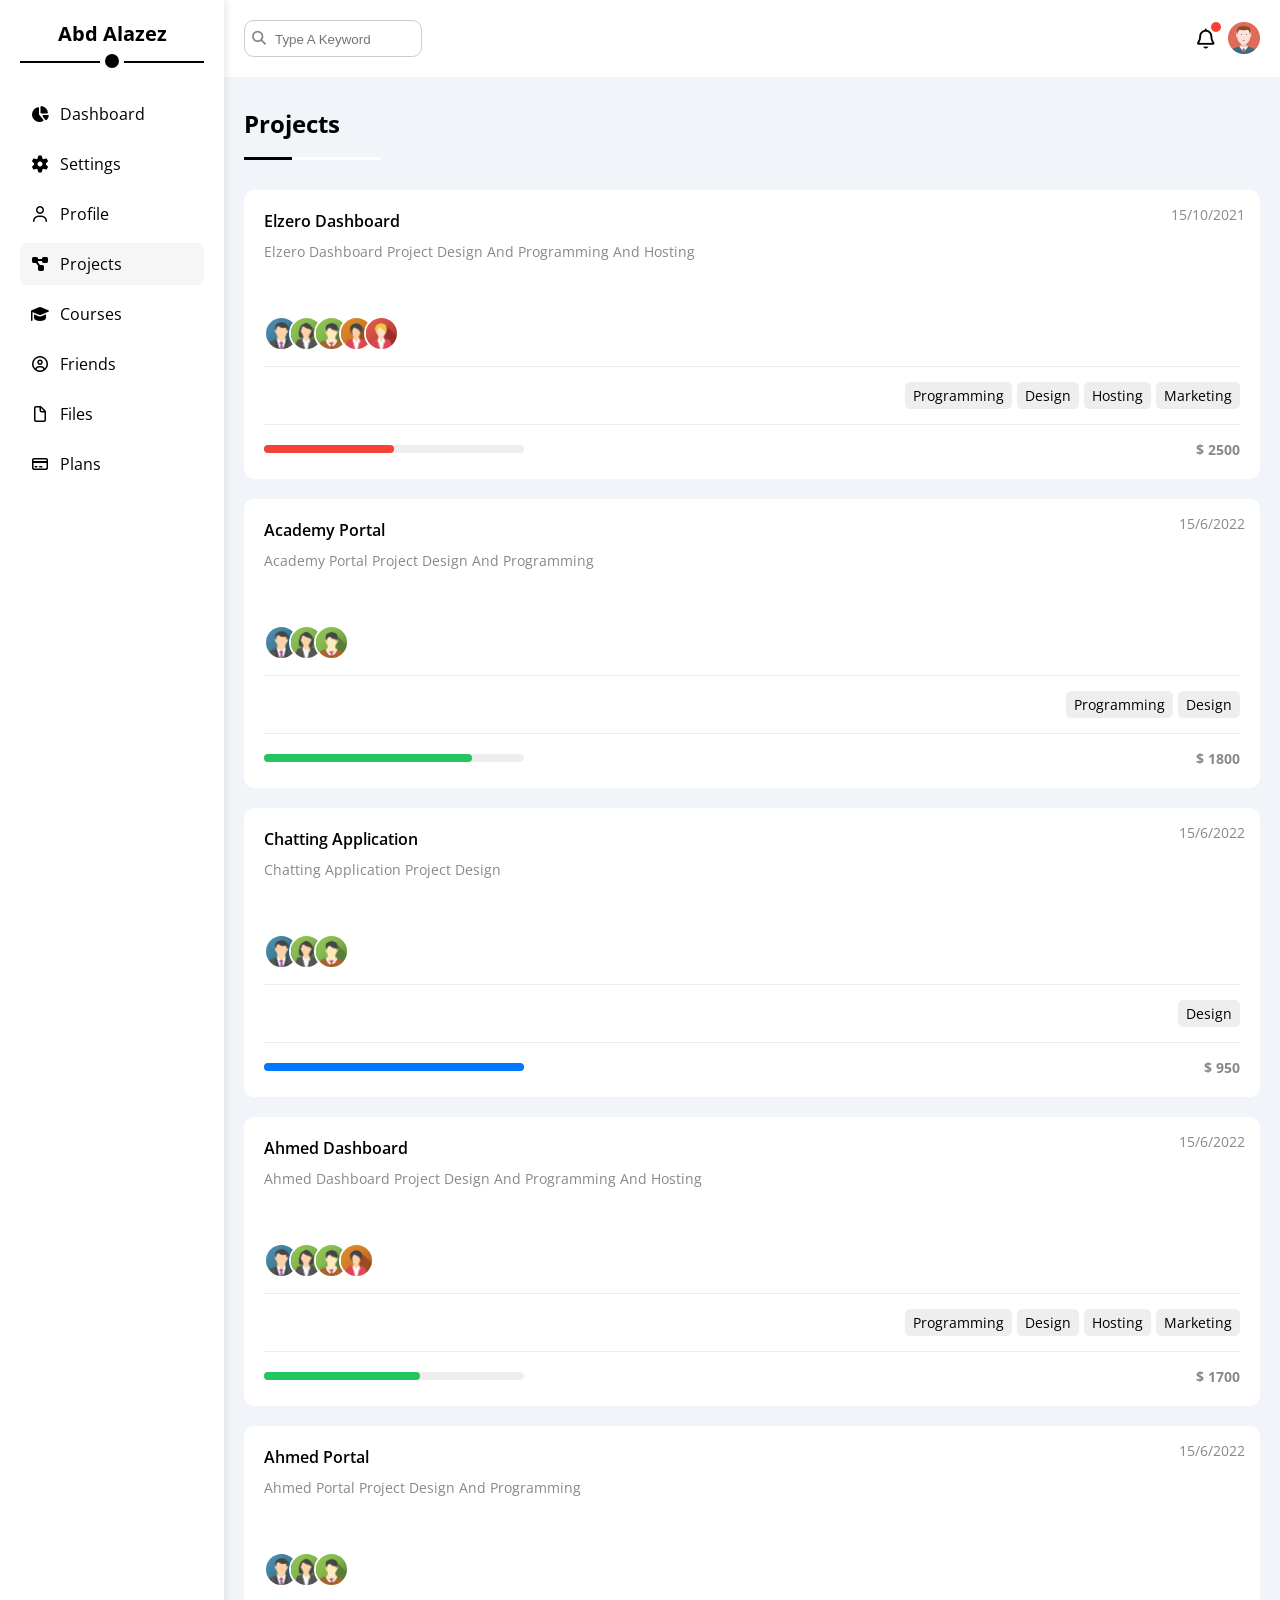
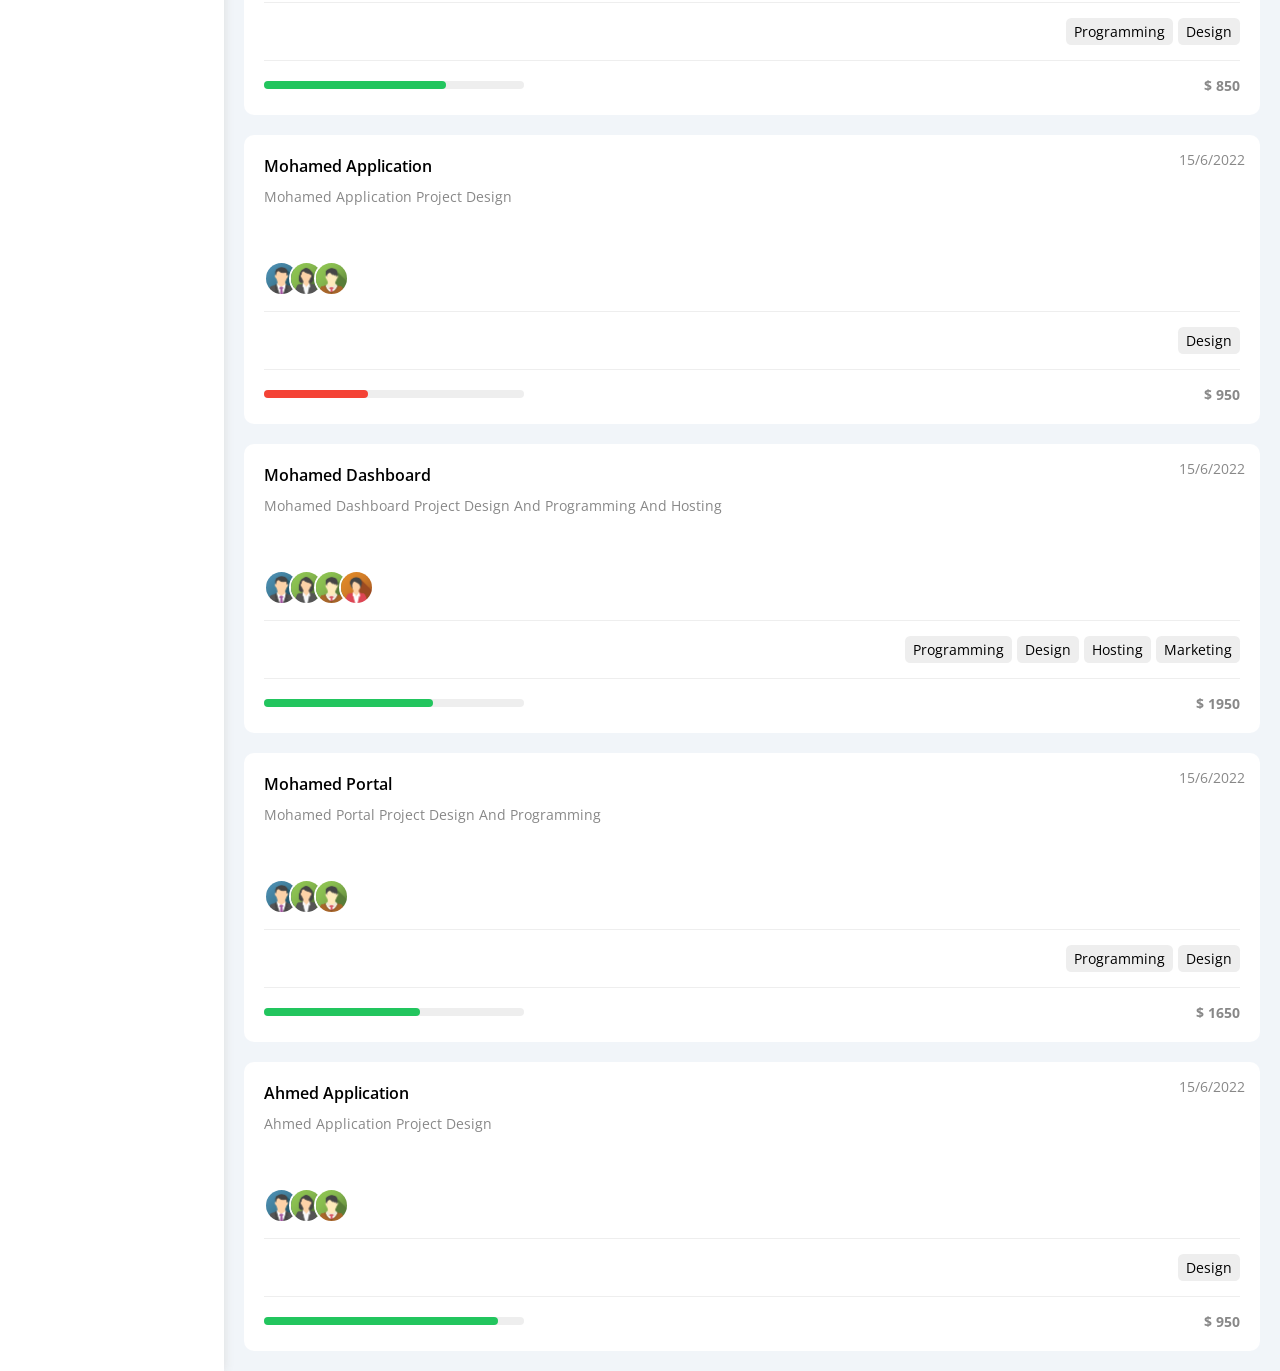
<file: projects.html>
<!doctype html>
<html lang="en">
  <head>
    <meta charset="UTF-8" />
    <meta name="viewport" content="width=device-width, initial-scale=1.0" />
    <link rel="stylesheet" href="css/all.min.css" />
    <link rel="stylesheet" href="css/framewerk.css" />
    <link rel="stylesheet" href="css/projects.css" />
    <!-- Google Fonts -->
    <link rel="preconnect" href="https://fonts.googleapis.com" />
    <link rel="preconnect" href="https://fonts.gstatic.com" crossorigin />
    <link
      href="https://fonts.googleapis.com/css2?family=Open+Sans:ital,wght@0,300..800;1,300..800&display=swap"
      rel="stylesheet"
    />
    <title>Projects</title>
  </head>
  <body>
    <main class="d-flex">
      <!-- Start Sidebar -->
      <aside class="bg-white p-20 relative">
        <h3 class="relative txt-center txt-cap">abd alazez</h3>
        <ul>
          <li>
            <a
              href="index.html"
              class="c-black txt-cap p-10 d-flex al-center gap-10 rad-6"
            >
              <i class="fa-solid fa-chart-pie fa-fw"></i>
              <span>dashboard</span>
            </a>
          </li>
          <li>
            <a
              href="settings.html"
              class="c-black txt-cap p-10 d-flex al-center gap-10 rad-6"
            >
              <i class="fa-solid fa-gear fa-fw"></i>
              <span>settings</span>
            </a>
          </li>
          <li>
            <a
              href="profile.html"
              class="c-black txt-cap p-10 d-flex al-center gap-10 rad-6"
            >
              <i class="fa-regular fa-user fa-fw"></i>
              <span>profile</span>
            </a>
          </li>
          <li>
            <a
              href="projects.html"
              class="active c-black txt-cap p-10 d-flex al-center gap-10 rad-6"
            >
              <i class="fa-solid fa-diagram-project fa-fw"></i>
              <span>projects</span>
            </a>
          </li>
          <li>
            <a
              href="courses.html"
              class="c-black txt-cap p-10 d-flex al-center gap-10 rad-6"
            >
              <i class="fa-solid fa-graduation-cap fa-fw"></i>
              <span>courses</span>
            </a>
          </li>
          <li>
            <a
              href="friends.html"
              class="c-black txt-cap p-10 d-flex al-center gap-10 rad-6"
            >
              <i class="fa-regular fa-circle-user fa-fw"></i>
              <span>friends</span>
            </a>
          </li>
          <li>
            <a
              href="files.html"
              class="c-black txt-cap p-10 d-flex al-center gap-10 rad-6"
            >
              <i class="fa-regular fa-file fa-fw"></i>
              <span>files</span>
            </a>
          </li>
          <li>
            <a
              href="plans.html"
              class="c-black txt-cap p-10 d-flex al-center gap-10 rad-6"
            >
              <i class="fa-regular fa-credit-card fa-fw"></i>
              <span>plans</span>
            </a>
          </li>
        </ul>
      </aside>
      <!-- End Sidebar -->

      <!-- Start Content -->
      <section class="content">
        <!-- Start Header -->
        <header class="flex-between p-20 bg-white">
          <div class="search relative">
            <i class="fa-solid fa-magnifying-glass"></i>
            <input type="search" placeholder="type a keyword" />
          </div>
          <div class="icons d-flex al-center gap-10 relative">
            <i class="fa-regular fa-bell fa-lg"></i>
            <img src="images/avatar.png" alt="avatar" />
          </div>
        </header>
        <!-- End Header -->

        <h1 class="relative txt-cap p-20">projects</h1>

        <!-- Start Projects Page Wrapper -->
        <div class="projects-page d-grid m-20 gap-20">
          <!-- Card 1 -->
          <article class="project bg-white p-20 rad-10 relative">
            <span class="date fs-14 c-grey">15/10/2021</span>
            <h4 class="m-0">Elzero Dashboard</h4>
            <p class="c-grey fs-14 mt-10 mb-10">
              Elzero Dashboard Project Design And Programming And Hosting
            </p>
            <div class="team">
              <a href="#"><img src="images/team-01.png" alt="Team Member" /></a>
              <a href="#"><img src="images/team-02.png" alt="Team Member" /></a>
              <a href="#"><img src="images/team-03.png" alt="Team Member" /></a>
              <a href="#"><img src="images/team-04.png" alt="Team Member" /></a>
              <a href="#"><img src="images/team-05.png" alt="Team Member" /></a>
            </div>
            <div class="do d-flex">
              <span class="bg-eee rad-6 fs-14">Programming</span>
              <span class="bg-eee rad-6 fs-14">Design</span>
              <span class="bg-eee rad-6 fs-14">Hosting</span>
              <span class="bg-eee rad-6 fs-14">Marketing</span>
            </div>
            <div class="info flex-between">
              <div class="prog bg-eee rad-6">
                <span class="bg-red" style="width: 50%"></span>
              </div>
              <div class="fs-14 c-grey fw-bold">$ 2500</div>
            </div>
          </article>

          <!-- Card 2 -->
          <article class="project bg-white p-20 rad-10 relative">
            <span class="date fs-14 c-grey">15/6/2022</span>
            <h4 class="m-0">Academy Portal</h4>
            <p class="c-grey fs-14 mt-10 mb-10">
              Academy Portal Project Design And Programming
            </p>
            <div class="team">
              <a href="#"><img src="images/team-01.png" alt="Team Member" /></a>
              <a href="#"><img src="images/team-02.png" alt="Team Member" /></a>
              <a href="#"><img src="images/team-03.png" alt="Team Member" /></a>
            </div>
            <div class="do d-flex">
              <span class="bg-eee rad-6 fs-14">Programming</span>
              <span class="bg-eee rad-6 fs-14">Design</span>
            </div>
            <div class="info flex-between">
              <div class="prog bg-eee rad-6">
                <span class="bg-green" style="width: 80%"></span>
              </div>
              <div class="fs-14 c-grey fw-bold">$ 1800</div>
            </div>
          </article>

          <!-- Card 3 -->
          <article class="project bg-white p-20 rad-10 relative">
            <span class="date fs-14 c-grey">15/6/2022</span>
            <h4 class="m-0">Chatting Application</h4>
            <p class="c-grey fs-14 mt-10 mb-10">
              Chatting Application Project Design
            </p>
            <div class="team">
              <a href="#"><img src="images/team-01.png" alt="Team Member" /></a>
              <a href="#"><img src="images/team-02.png" alt="Team Member" /></a>
              <a href="#"><img src="images/team-03.png" alt="Team Member" /></a>
            </div>
            <div class="do d-flex">
              <span class="bg-eee rad-6 fs-14">Design</span>
            </div>
            <div class="info flex-between">
              <div class="prog bg-eee rad-6">
                <span class="bg-blue" style="width: 100%"></span>
              </div>
              <div class="fs-14 c-grey fw-bold">$ 950</div>
            </div>
          </article>

          <!-- Card 4 -->
          <article class="project bg-white p-20 rad-10 relative">
            <span class="date fs-14 c-grey">15/6/2022</span>
            <h4 class="m-0">Ahmed Dashboard</h4>
            <p class="c-grey fs-14 mt-10 mb-10">
              Ahmed Dashboard Project Design And Programming And Hosting
            </p>
            <div class="team">
              <a href="#"><img src="images/team-01.png" alt="Team Member" /></a>
              <a href="#"><img src="images/team-02.png" alt="Team Member" /></a>
              <a href="#"><img src="images/team-03.png" alt="Team Member" /></a>
              <a href="#"><img src="images/team-04.png" alt="Team Member" /></a>
            </div>
            <div class="do d-flex">
              <span class="bg-eee rad-6 fs-14">Programming</span>
              <span class="bg-eee rad-6 fs-14">Design</span>
              <span class="bg-eee rad-6 fs-14">Hosting</span>
              <span class="bg-eee rad-6 fs-14">Marketing</span>
            </div>
            <div class="info flex-between">
              <div class="prog bg-eee rad-6">
                <span class="bg-green" style="width: 60%"></span>
              </div>
              <div class="fs-14 c-grey fw-bold">$ 1700</div>
            </div>
          </article>

          <!-- Card 5 -->
          <article class="project bg-white p-20 rad-10 relative">
            <span class="date fs-14 c-grey">15/6/2022</span>
            <h4 class="m-0">Ahmed Portal</h4>
            <p class="c-grey fs-14 mt-10 mb-10">
              Ahmed Portal Project Design And Programming
            </p>
            <div class="team">
              <a href="#"><img src="images/team-01.png" alt="Team Member" /></a>
              <a href="#"><img src="images/team-02.png" alt="Team Member" /></a>
              <a href="#"><img src="images/team-03.png" alt="Team Member" /></a>
            </div>
            <div class="do d-flex">
              <span class="bg-eee rad-6 fs-14">Programming</span>
              <span class="bg-eee rad-6 fs-14">Design</span>
            </div>
            <div class="info flex-between">
              <div class="prog bg-eee rad-6">
                <span class="bg-green" style="width: 70%"></span>
              </div>
              <div class="fs-14 c-grey fw-bold">$ 850</div>
            </div>
          </article>

          <!-- Card 6 -->
          <article class="project bg-white p-20 rad-10 relative">
            <span class="date fs-14 c-grey">15/6/2022</span>
            <h4 class="m-0">Mohamed Application</h4>
            <p class="c-grey fs-14 mt-10 mb-10">
              Mohamed Application Project Design
            </p>
            <div class="team">
              <a href="#"><img src="images/team-01.png" alt="Team Member" /></a>
              <a href="#"><img src="images/team-02.png" alt="Team Member" /></a>
              <a href="#"><img src="images/team-03.png" alt="Team Member" /></a>
            </div>
            <div class="do d-flex">
              <span class="bg-eee rad-6 fs-14">Design</span>
            </div>
            <div class="info flex-between">
              <div class="prog bg-eee rad-6">
                <span class="bg-red" style="width: 40%"></span>
              </div>
              <div class="fs-14 c-grey fw-bold">$ 950</div>
            </div>
          </article>

          <!-- Card 7 -->
          <article class="project bg-white p-20 rad-10 relative">
            <span class="date fs-14 c-grey">15/6/2022</span>
            <h4 class="m-0">Mohamed Dashboard</h4>
            <p class="c-grey fs-14 mt-10 mb-10">
              Mohamed Dashboard Project Design And Programming And Hosting
            </p>
            <div class="team">
              <a href="#"><img src="images/team-01.png" alt="Team Member" /></a>
              <a href="#"><img src="images/team-02.png" alt="Team Member" /></a>
              <a href="#"><img src="images/team-03.png" alt="Team Member" /></a>
              <a href="#"><img src="images/team-04.png" alt="Team Member" /></a>
            </div>
            <div class="do d-flex">
              <span class="bg-eee rad-6 fs-14">Programming</span>
              <span class="bg-eee rad-6 fs-14">Design</span>
              <span class="bg-eee rad-6 fs-14">Hosting</span>
              <span class="bg-eee rad-6 fs-14">Marketing</span>
            </div>
            <div class="info flex-between">
              <div class="prog bg-eee rad-6">
                <span class="bg-green" style="width: 65%"></span>
              </div>
              <div class="fs-14 c-grey fw-bold">$ 1950</div>
            </div>
          </article>

          <!-- Card 8 -->
          <article class="project bg-white p-20 rad-10 relative">
            <span class="date fs-14 c-grey">15/6/2022</span>
            <h4 class="m-0">Mohamed Portal</h4>
            <p class="c-grey fs-14 mt-10 mb-10">
              Mohamed Portal Project Design And Programming
            </p>
            <div class="team">
              <a href="#"><img src="images/team-01.png" alt="Team Member" /></a>
              <a href="#"><img src="images/team-02.png" alt="Team Member" /></a>
              <a href="#"><img src="images/team-03.png" alt="Team Member" /></a>
            </div>
            <div class="do d-flex">
              <span class="bg-eee rad-6 fs-14">Programming</span>
              <span class="bg-eee rad-6 fs-14">Design</span>
            </div>
            <div class="info flex-between">
              <div class="prog bg-eee rad-6">
                <span class="bg-green" style="width: 60%"></span>
              </div>
              <div class="fs-14 c-grey fw-bold">$ 1650</div>
            </div>
          </article>

          <!-- Card 9 -->
          <article class="project bg-white p-20 rad-10 relative">
            <span class="date fs-14 c-grey">15/6/2022</span>
            <h4 class="m-0">Ahmed Application</h4>
            <p class="c-grey fs-14 mt-10 mb-10">
              Ahmed Application Project Design
            </p>
            <div class="team">
              <a href="#"><img src="images/team-01.png" alt="Team Member" /></a>
              <a href="#"><img src="images/team-02.png" alt="Team Member" /></a>
              <a href="#"><img src="images/team-03.png" alt="Team Member" /></a>
            </div>
            <div class="do d-flex">
              <span class="bg-eee rad-6 fs-14">Design</span>
            </div>
            <div class="info flex-between">
              <div class="prog bg-eee rad-6">
                <span class="bg-green" style="width: 90%"></span>
              </div>
              <div class="fs-14 c-grey fw-bold">$ 950</div>
            </div>
          </article>
        </div>
        <!-- End Projects Page Wrapper -->
      </section>
      <!-- End Content -->
    </main>
  </body>
</html>
</file>
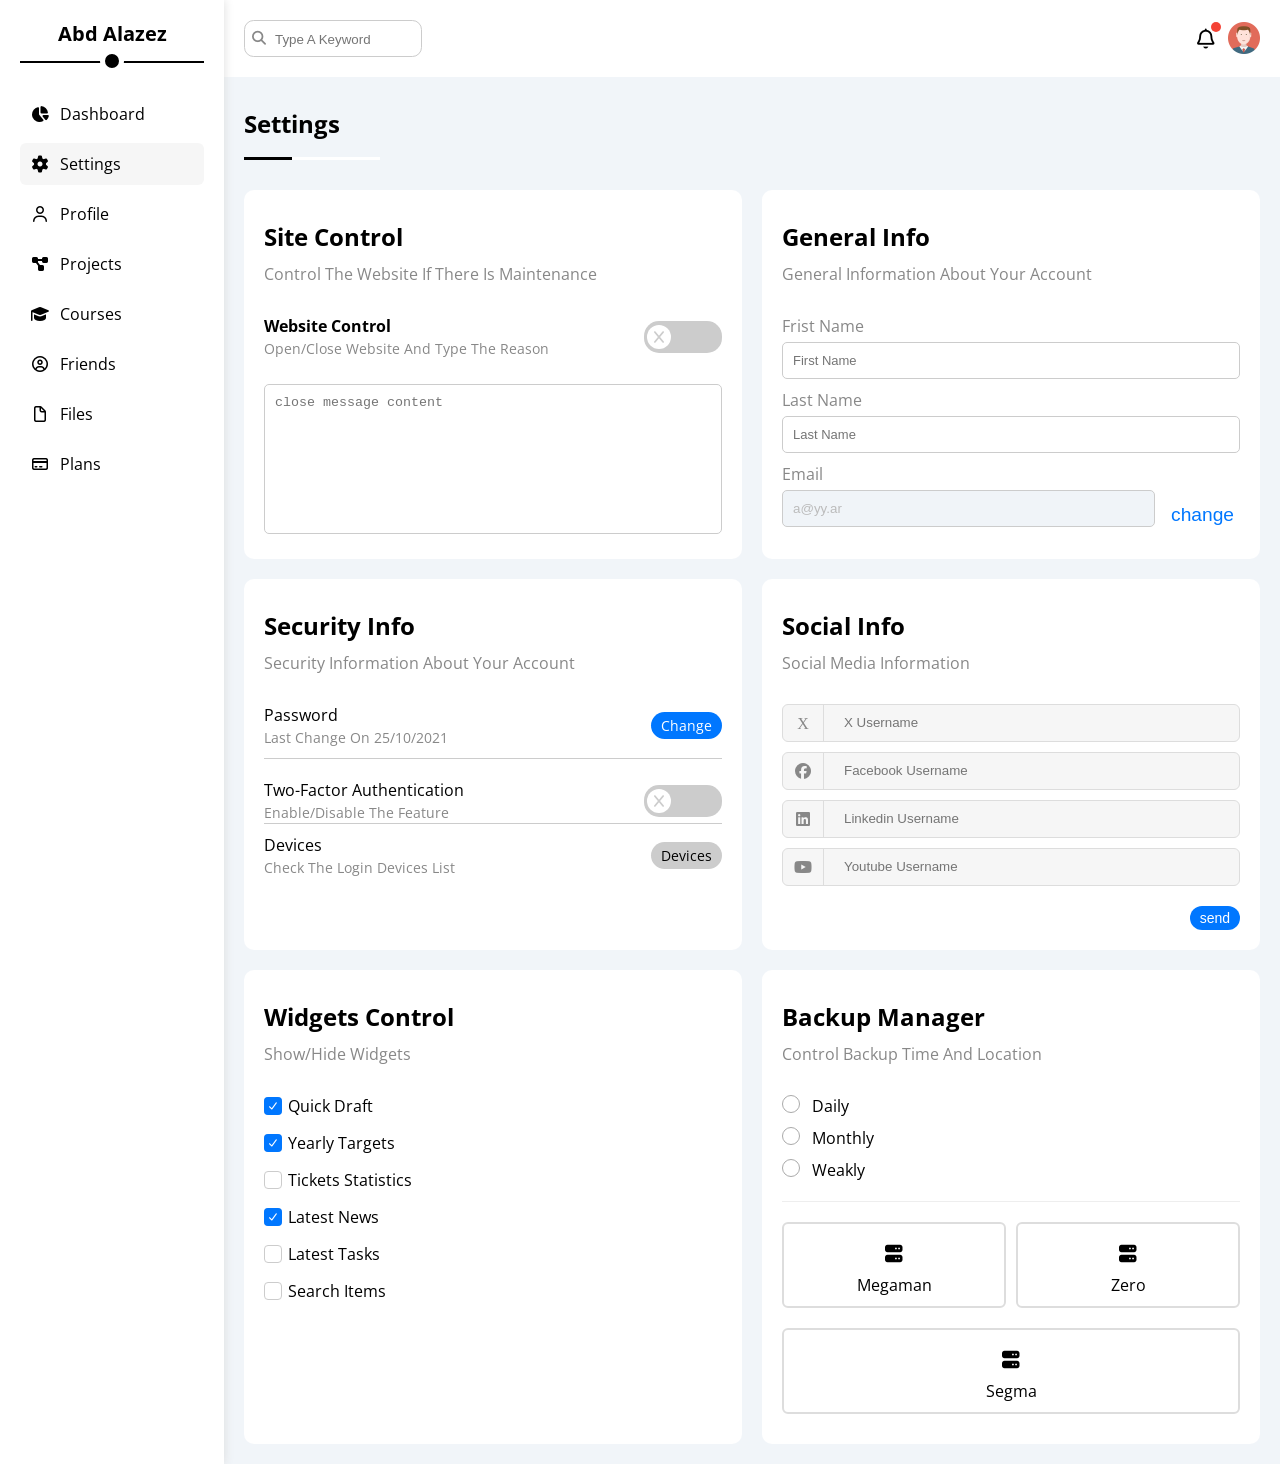
<file: settings.html>
<!doctype html>
<html lang="en">
  <head>
    <meta charset="UTF-8" />
    <meta name="viewport" content="width=device-width, initial-scale=1.0" />
    <link rel="stylesheet" href="css/all.min.css" />
    <link rel="stylesheet" href="css/framewerk.css" />
    <link rel="stylesheet" href="css/settings.css" />
    <!-- font -->
    <link rel="preconnect" href="https://fonts.googleapis.com" />
    <link rel="preconnect" href="https://fonts.gstatic.com" crossorigin />
    <link
      href="https://fonts.googleapis.com/css2?family=Open+Sans:ital,wght@0,300..800;1,300..800&display=swap"
      rel="stylesheet"
    />
    <title>settings</title>
  </head>
  <body>
    <main class="d-flex">
      <aside class="bg-white p-20 relative">
        <h3 class="relative txt-center txt-cap">abd alazez</h3>
        <ul>
          <li>
            <a
              href="index.html"
              class="c-black txt-cap p-10 d-flex al-center gap-10 rad-6"
            >
              <i class="fa-solid fa-chart-pie fa-fw"></i>
              <span>dashboard</span>
            </a>
          </li>
          <li>
            <a
              href="settings.html"
              class="active c-black txt-cap p-10 d-flex al-center gap-10 rad-6"
            >
              <i class="fa-solid fa-gear fa-fw"></i>
              <span>settings</span>
            </a>
          </li>
          <li>
            <a
              href="profile.html"
              class="c-black txt-cap p-10 d-flex al-center gap-10 rad-6"
            >
              <i class="fa-regular fa-user fa-fw"></i>
              <span>profile</span>
            </a>
          </li>
          <li>
            <a
              href="projects.html"
              class="c-black txt-cap p-10 d-flex al-center gap-10 rad-6"
            >
              <i class="fa-solid fa-diagram-project fa-fw"></i>
              <span>projects</span>
            </a>
          </li>
          <li>
            <a
              href="courses.html"
              class="c-black txt-cap p-10 d-flex al-center gap-10 rad-6"
            >
              <i class="fa-solid fa-graduation-cap fa-fw"></i>
              <span>courses</span>
            </a>
          </li>
          <li>
            <a
              href="friends.html"
              class="c-black txt-cap p-10 d-flex al-center gap-10 rad-6"
            >
              <i class="fa-regular fa-circle-user fa-fw"></i>
              <span>friends</span>
            </a>
          </li>
          <li>
            <a
              href="files.html"
              class="c-black txt-cap p-10 d-flex al-center gap-10 rad-6"
            >
              <i class="fa-regular fa-file fa-fw"></i>
              <span>files</span>
            </a>
          </li>
          <li>
            <a
              href="plans.html"
              class="c-black txt-cap p-10 d-flex al-center gap-10 rad-6"
            >
              <i class="fa-regular fa-credit-card fa-fw"></i>
              <span>plans</span>
            </a>
          </li>
        </ul>
      </aside>
      <section class="content">
        <header class="flex-between p-20 bg-white">
          <div class="search relative">
            <i class="fa-solid fa-magnifying-glass"></i>
            <input type="search" placeholder="type a keyword" />
          </div>
          <div class="icons d-flex al-center gap-10 relative">
            <i class="fa-regular fa-bell fa-lg"></i>
            <img src="images/avatar.png" alt="avatar" />
          </div>
        </header>
        <h1 class="relative txt-cap p-20">settings</h1>

        <!-- wedgits container -->
        <div class="settings m-20 d-grid gap-20">
          <div class="site-control bg-white rad-10 p-20 p-10-mobile">
            <div class="title">
              <h2>site control</h2>
              <p>Control The Website If There Is Maintenance</p>
            </div>
            <div class="open-close flex-between gap-10">
              <div class="txt">
                <p class="fw-bold">Website Control</p>
                <span class="fs-14 c-grey"
                  >Open/Close Website And Type The Reason</span
                >
              </div>
              <label class="toggle-switch d-flex al-center relative bg-ccc">
                <input
                  type="checkbox"
                  class="bg-white c-ccc rad-half flex-center"
                />
              </label>
            </div>
            <textarea
              placeholder="close message content"
              class="mt-20 p-10 rad-6"
            ></textarea>
          </div>
          <div class="general-info bg-white p-20 p-10-mobile rad-10">
            <div class="title">
              <h2>general info</h2>
              <p>General Information About Your Account</p>
            </div>
            <form>
              <div class="first-name">
                <label for="f-name" class="c-grey d-block">frist name</label>
                <input
                  type="text"
                  placeholder="first name"
                  id="f-name"
                  class="rad-6 mt-5"
                />
              </div>

              <div class="last-name m-block-10">
                <label for="l-name" class="c-grey d-block">last name</label>
                <input
                  type="text"
                  placeholder="last name"
                  id="l-name"
                  class="rad-6 mt-5"
                />
              </div>

              <div class="email flex-between gap-10">
                <div class="inp">
                  <label for="email" class="c-grey d-block">email</label>
                  <input
                    type="email"
                    value="a@yy.ar"
                    id="email"
                    class="rad-6 mt-5"
                    disabled
                  />
                </div>
                <button>change</button>
              </div>
            </form>
          </div>
          <article class="security-info bg-white rad-10 p-20 p-10-mobile">
            <div class="title">
              <h2>Security Info</h2>
              <p>Security Information About Your Account</p>
            </div>
            <div class="password flex-between pb-20">
              <div class="txt">
                <p>Password</p>
                <span class="c-grey fs-14">Last Change On 25/10/2021</span>
              </div>
              <a href="" class="btn-shape bg-blue c-white">change</a>
            </div>
            <div class="auth pb-20 flex-between m-block-10">
              <div class="txt">
                <p>Two-Factor Authentication</p>
                <span class="c-grey fs-14">Enable/Disable The Feature</span>
              </div>
              <label class="toggle-switch d-flex al-center relative bg-ccc">
                <input
                  type="checkbox"
                  class="bg-white c-ccc rad-half flex-center"
                />
              </label>
            </div>
            <div class="device flex-between">
              <div class="txt">
                <p>Devices</p>
                <span class="c-grey fs-14">Check The Login Devices List</span>
              </div>
              <a href="" class="btn-shape bg-ccc">devices</a>
            </div>
          </article>

          <article class="social-info bg-white p-20 p-10-mobile rad-10">
            <div class="title">
              <h2>social info</h2>
              <p>Social Media Information</p>
            </div>
            <form>
              <div class="x d-flex al-center mb-10 rad-6">
                <label for="x">
                  <i class="fa-brands fa-x p-10 c-grey flex-center"></i>
                </label>
                <input
                  type="text"
                  id="x"
                  placeholder="X username"
                  class="txt-cap"
                />
              </div>
              <div class="facebook d-flex al-center mb-10 rad-6">
                <label for="facebook">
                  <i class="fa-brands fa-facebook p-10 c-grey flex-center"></i>
                </label>
                <input
                  type="text"
                  id="facebook"
                  placeholder="facebook username"
                  class="txt-cap"
                />
              </div>
              <div class="linkedin d-flex al-center mb-10 rad-6">
                <label for="linkedin">
                  <i class="fa-brands fa-linkedin p-10 c-grey flex-center"></i>
                </label>
                <input
                  type="text"
                  id="linkedin"
                  placeholder="linkedin username"
                  class="txt-cap"
                />
              </div>
              <div class="youtube d-flex al-center mb-10 rad-6">
                <label for="youtube">
                  <i class="fa-brands fa-youtube p-10 c-grey flex-center"></i>
                </label>
                <input
                  type="text"
                  id="youtube"
                  placeholder="youtube username"
                  class="txt-cap"
                />
              </div>
              <input
                type="submit"
                value="send"
                class="btn-shape bg-blue c-white d-block mt-20"
              />
            </form>
          </article>

          <article class="widgets-control bg-white rad-10 p-20 p-10-mobile">
            <div class="title">
              <h2>Widgets Control</h2>
              <p>Show/Hide Widgets</p>
            </div>
            <form>
              <div class="opt relative">
                <input
                  type="checkbox"
                  name="widgits"
                  id="quick-draft"
                  value="quick-draft"
                  checked
                />
                <label for="quick-draft"> quick draft </label>
              </div>
              <div class="opt relative">
                <input
                  type="checkbox"
                  name="widgits"
                  id="Yearly-Targets"
                  value="Yearly-Targets"
                  checked
                />
                <label for="Yearly-Targets"> Yearly Targets </label>
              </div>
              <div class="opt relative">
                <input
                  type="checkbox"
                  name="widgits"
                  id="Tickets-Statistics"
                  value="Tickets-Statistics"
                />
                <label for="Tickets-Statistics"> Tickets Statistics </label>
              </div>
              <div class="opt relative">
                <input
                  type="checkbox"
                  name="widgits"
                  id="Latest-News"
                  value="Latest-News"
                  checked
                />
                <label for="Latest-News"> Latest News </label>
              </div>
              <div class="opt relative">
                <input
                  type="checkbox"
                  name="widgits"
                  id="Latest-Tasks"
                  value="Latest-Tasks"
                />
                <label for="Latest-Tasks"> Latest Tasks </label>
              </div>
              <div class="opt relative">
                <input
                  type="checkbox"
                  name="widgits"
                  id="Top Search-Items"
                  value="Top Search-Items"
                />
                <label for="Top Search-Items"> Search Items </label>
              </div>
            </form>
          </article>

          <article class="backup bg-white p-20 p-10-mobile rad-10">
            <div class="title">
              <h2>Backup Manager</h2>
              <p>Control Backup Time And Location</p>
            </div>
            <form>
              <section class="time">
                <div class="daily">
                  <label for="daily" class="relative"
                    ><input type="radio" id="daily" name="ch" />daily</label
                  >
                </div>
                <div class="daily m-block-10">
                  <label for="month" class="relative"
                    ><input type="radio" id="month" name="ch" />monthly</label
                  >
                </div>
                <div class="daily">
                  <label for="weakly" class="relative"
                    ><input type="radio" id="weakly" name="ch" />weakly</label
                  >
                </div>
              </section>
              <section class="storage flex-between gap-10 mt-20">
                <label for="megaman" class="mb-10 p-10 rad-6 flex-center gap-10">
                  <input type="radio" name="storage" id="megaman" />
                  <i class="fa-solid fa-server"></i>
                  <span>megaman</span>
                </label>
                <label for="zero" class="mb-10 p-10 rad-6 flex-center gap-10">
                  <input type="radio" name="storage" id="zero" />
                  <i class="fa-solid fa-server"></i>
                  <span>zero</span>
                </label>
                <label for="segma" class="mb-10 p-10 rad-6 flex-center gap-10">
                  <input type="radio" name="storage" id="segma" />
                  <i class="fa-solid fa-server"></i>
                  <span>segma</span>
                </label>
              </section>
            </form>
          </article>
        </div>
        <!-- end widgits container -->
      </section>
    </main>
  </body>
</html>
</file>
<file: css/framewerk.css>
*,
*::before,
*::after {
  box-sizing: border-box;
  margin: 0;
}
/* layout */
.d-block {
  display: block;
}

.d-flex {
  display: flex;
}

.al-center {
  align-items: center;
}

.flx-bt {
  justify-content: space-between;
}

.gap-5 {
  gap: calc(var(--px-x) / 2);
}
.gap-10 {
  gap: var(--px-x);
}
.gap-20 {
  gap: var(--px-2x);
}

.d-grid {
  display: grid;
}
@media (max-width: 47.9375rem) {
  .d-block-moblie {
    display: block;
  }
}
/* end-layout */
/* over flow */
.over-hidden {
  overflow: hidden;
}
/* end over flow */

/* padding - margin */
.p-5 {
  padding: 5px;
}
.p-10 {
  padding: var(--px-x);
}
.p-15 {
  padding: 0.9375rem;
}
.p-20 {
  padding: var(--px-2x);
}
.p-block-10 {
  padding-block: var(--px-x);
}
.p-block-20 {
  padding-block: var(--px-2x);
}

@media (max-width: 47.9375rem) {
  .p-5-mobile {
    padding: calc(var(--px-x) / 2);
  }
}
@media (max-width: 47.9375rem) {
  .p-10-mobile {
    padding: var(--px-x);
  }
}

.m-0 {
  margin: 0;
}
.m-20 {
  margin: 1.25rem;
}
.mt-5 {
  margin-top: 5px;
}
.mt-10 {
  margin-top: 10px;
}
.mt-20 {
  margin-top: var(--px-2x);
}
.mb-10 {
  margin-bottom: var(--px-x);
}
.mb-25 {
  margin-bottom: var(--px-2x);
}

.ml-5 {
  margin-left: 5px;
}
.mr-5 {
  margin-right: 5px;
}

.m-block-5 {
  margin-block: 5px;
}
.m-block-10 {
  margin-block: var(--px-x);
}
/* end padding - margin */
.w-ft {
  width: fit-content;
}
/* background */
.bg-eee {
  background-color: #eee;
}
.bg-ccc {
  background-color: #ccc;
}
.bg-grey {
  background-color: var(--grey-color);
}
.bg-blue {
  background-color: var(--blue-color);
}
.bg-green {
  background-color: var(--green-color);
}
.bg-orange {
  background-color: var(--orange-color);
}
.bg-red {
  background-color: var(--red-color);
}
.hover-blue:hover {
  background-color: var(--blue-alt-color);
}
.bg-white {
  background-color: #fff;
}
.bg-blue-trans {
  background-color: rgb(0 119 255 / 15%);
}
.bg-g-trans {
  background-color: rgb(34 197 94 / 15%);
}
.bg-red-trans {
  background-color: rgb(244 67 54 / 15%);
}
.bg-o-trans {
  background-color: rgb(245 158 11 / 15%);
}

/* end background */
/* border */
.rad-6 {
  border-radius: 0.375em;
}
.rad-10 {
  border-radius: var(--px-x);
}

.rad-half {
  border-radius: 50%;
}
/* end border */
/* position */
.relative {
  position: relative;
}
/* end position */
/* font */
.txt-center {
  text-align: center;
}
@media (max-width: 47.9375rem) {
  .txt-center-mobile {
    text-align: center;
  }
}
.txt-cap {
  text-transform: capitalize;
}
.txt-upper {
  text-transform: uppercase;
}
.c-white {
  color: #fff;
}
.c-ccc {
  color: #ccc;
}
.c-black {
  color: #000;
}
.c-green {
  color: var(--green-color);
}
.c-orange {
  color: var(--orange-color);
}
.c-red {
  color: var(--red-color);
}
.c-blue {
  color: var(--blue-color);
}
.c-grey {
  color: var(--grey-color);
}

.fw-bold {
  font-weight: bold;
}
.fs-14 {
  font-size: 14px;
}
/* end font */
/* componant */
.flex-between {
  display: flex;
  justify-content: space-between;
  align-items: center;
}
.flex-center {
  display: flex;
  justify-content: center;
  align-items: center;
}

.btn-shape {
  border: none;
  padding: 0.25rem var(--px-x);
  font-size: 14px;
  border-radius: 0.9rem;
}

.delete {
  opacity: 0.5;
  & *:not(i) {
    text-decoration: line-through;
  }
}

label.toggle-switch {
  width: 78px;
  height: 32px;
  border-radius: 15px;
  transition: background-color var(--duration);
  input[type="checkbox"] {
    appearance: none;
    -webkit-appearance: none;
    position: absolute;
    width: 24px;
    height: 24px;
    right: calc(100% - 27px);
    transition: var(--duration);
    &::before {
      content: "\58";
      font-weight: 900;
      font-family: var(--fa-family-classic);
    }
    &:checked {
      transform: rotate(360deg);
      right: 3px;
      background-color: #fff;
      color: var(--blue-color);
      &::before {
        content: "\f00c";
      }
    }
  }

  &:has(input[type="checkbox"]:checked) {
    background-color: var(--blue-color);
  }
}

img {
  max-width: 100%;
}

a {
  color: inherit;
  text-decoration: none;
}

ul {
  list-style: none;
  padding: 0;
}

.title {
  margin-bottom: 30px;
  h2,
  h2 + p:first-of-type {
    margin-block: var(--px-x);
  }
  & h2 + p:first-of-type {
    color: var(--grey-color);
  }
}

h1 {
  margin: var(--px-x) 0 var(--px-3x);
  &::before,
  &::after {
    content: "";
    position: absolute;
    height: 3px;
    bottom: 0;
    left: var(--px-2x);
  }
  &::before {
    width: 8.5rem;
    background-color: #fff;
  }
  &::after {
    background-color: #000;
    width: 3rem;
  }
}
label.toggle-switch {
  width: 78px;
  height: 32px;
  border-radius: 15px;
  transition: background-color var(--duration);
  input[type="checkbox"] {
    appearance: none;
    -webkit-appearance: none;
    position: absolute;
    width: 24px;
    height: 24px;
    right: calc(100% - 27px);
    transition: var(--duration);
    &::before {
      content: "\58";
      font-weight: 900;
      font-family: var(--fa-family-classic);
    }
    &:checked {
      &::before {
        content: "\f00c";
      }
    }
  }
}
label.toggle-switch {
  &:has(input[type="checkbox"]:checked) {
    background-color: var(--blue-color);
  }
}
</file>
<file: css/style.css>
*,
*::before,
*::after {
  box-sizing: border-box;
}

input:focus,
button:focus,
textarea:focus {
  outline: none;
}

:root {
  --blue-color: #0077ff;
  --blue-alt-color: #0d69d5;
  --orange-color: #f59e0b;
  --green-color: #22c55e;
  --red-color: #f44336;
  --grey-color: #888;
  --grey-alt-color: #eee;
  --duration: 0.3s;
  --px-x: 0.625rem;
  --px-2x: 1.25rem;
  --px-2x5: 1.5625rem;
  --px-3x: 1.875rem;
}

html {
  scroll-behavior: smooth;
}

::-webkit-scrollbar {
  width: 0.8rem;
}
::-webkit-scrollbar-track {
  background-color: #fff;
}
::-webkit-scrollbar-thumb {
  background-color: var(--blue-color);
}
::-webkit-scrollbar-thumb:hover {
  background-color: var(--blue-alt-color);
}

body {
  margin: 0;
  font-family: "Open Sans", sans-serif;
  text-transform: capitalize;
}

img {
  max-width: 100%;
}

a {
  color: inherit;
  text-decoration: none;
}

ul {
  list-style: none;
  padding: 0;
}
/* end global rules */
main {
  min-height: 100dvh;
  overflow: hidden;
  background-color: #f1f5f9;
}

/* asied */
main aside {
  box-shadow: 0 0 10px #ddd;
  width: 14rem;
  h3 {
    margin-top: 0;
    padding-bottom: 1rem;
    font-size: clamp(0.938rem, calc(0.824rem + 0.568vw), 1.25rem);
  }
  ul {
    a {
      margin-block-start: 0.5rem;
      transition: background-color var(--duration);
      &:hover,
      &.active {
        background-color: #f6f6f6;
      }
    }
  }
}
@media (min-width: 768px) {
  aside > h3 {
    &::before,
    &::after {
      content: "";
      position: absolute;
      background: #000;
    }
    &::before {
      width: 100%;
      height: 0.1rem;
      bottom: 0;
      left: 0;
    }
    &::after {
      border-radius: 50%;
      bottom: -50%;
      left: 50%;
      transform: translate(-50%, -50%);
      padding: 7px;
      border: 5px solid #fff;
    }
  }
  aside ul li:first-child {
    margin-block-start: var(--px-3x);
  }
}
@media (max-width: 47.9375rem) {
  main aside {
    max-width: 4rem;
    padding: var(--px-x) !important;
    h3 {
      writing-mode: sideways-lr;
      margin-left: 0.4rem;
      margin-top: 0.3rem;
    }
    li span {
      display: none;
    }
  }
}
/* end aside */
main section.content {
  flex: 1;overflow: hidden;
}

section.content header {
  .search {
    border: 1px solid #ccc;
    border-radius: 0.6rem;
    padding-block: 0.4rem;
    padding-inline: 1.875rem 0.4rem;
    i {
      position: absolute;
      top: 50%;
      transform: translateY(-50%);
      left: 5px;
      color: var(--grey-color);
      font-size: 14px;
    }
    input[type="search"] {
      border: none;
      width: 8.75rem;
      transition: width var(--duration);
      padding: 0;
      &::placeholder {
        text-transform: capitalize;
        transition: opacity var(--duration);
      }
      &:focus {
        width: 11.25rem;
        &::placeholder {
          opacity: 0;
        }
      }
    }
  }
  .icons {
    &::after {
      content: "";
      width: var(--px-x);
      height: var(--px-x);
      border-radius: 50%;
      background-color: var(--red-color);
      position: absolute;
      top: 0;
      left: 1.1em;
    }
    img {
      width: 2rem;
      height: 2rem;
    }
  }
}

h1 {
  margin: var(--px-x) 0 var(--px-3x);
  &::before,
  &::after {
    content: "";
    position: absolute;
    height: 3px;
    bottom: 0;
    left: var(--px-2x);
  }
  &::before {
    width: 8.5rem;
    background-color: #fff;
  }
  &::after {
    background-color: #000;
    width: 3rem;
  }
}

section.content .wrapper {
  grid-template-columns: repeat(auto-fill, minmax(22rem, 1fr));
}
@media (max-width: 767px) {
  section.content .wrapper {
    grid-template-columns: minmax(200px, 1fr);
    gap: 10px;
  }
}

.wrapper article {
  h2,
  h2 + p:first-of-type {
    margin-block: var(--px-x);
  }
  & h2 + p:first-of-type {
    color: var(--grey-color);
  }
}

/* welcome article */
.wrapper .welcome {
  .head {
    background-color: var(--grey-alt-color);
    align-items: flex-start;

    figure {
      margin: 0;
      width: 12.5rem;
    }
    & > img {
      position: absolute;
      width: 3.4rem;
      bottom: -1.7rem;
      border: 5px solid #fff;
    }
  }
  .info {
    margin-top: 3rem;
    border-block: 1px solid var(--grey-alt-color);
    justify-content: space-evenly;
    gap: var(--px-3x);
    p {
      font-weight: 500;
      margin: 0;
    }
    span {
      color: var(--grey-color);
      font-size: 0.9rem;
    }
  }
  a {
    color: #fff;
    margin-left: auto;
    margin-bottom: var(--px-3x);
    transition: background-color var(--duration);
  }
}
/* end welcome article */

/* draft article */
.wrapper .draft {
  form {
    input[type="text"],
    textarea {
      width: 100%;
      border: none;
      color: #fff;
      caret-color: #000;
    }
    textarea {
      margin-block: var(--px-x);
      height: 10rem;
      resize: none;
    }
    input[type="submit"] {
      color: #fff;
      margin: var(--px-2x) 0 0 auto;
      cursor: pointer;
    }
  }
}
/* end draft article */

/* target artcile */
.wrapper .targets {
  & > div {
    margin-block: var(--px-3x);
    i {
      width: 4rem;
      height: 4rem;
    }
    .info {
      flex-grow: 1;
      & > span:first-child {
        color: var(--grey-color);
        font-size: 14px;
      }
      & > span:nth-child(2) {
        margin-block: 5px;
        font-weight: bold;
      }
      & > span:last-child {
        span {
          display: block;
          height: 4px;
          &::before {
            content: attr(data-set);
            position: absolute;
            right: -15px;
            top: -40px;
            color: #fff;
            font-size: 14px;
            padding: 3px;
            border-radius: 5px;
          }
          &::after {
            content: "";
            position: absolute;
            border-width: 6px;
            border-style: solid;
            border-color: transparent;
            right: -5px;
            top: -18px;
          }
        }
      }
    }
  }

  .mony-box {
    i {
      background-color: #0077ff4f;
    }
    .info {
      & > span:last-child {
        background-color: #0077ff4f;
        span {
          background-color: var(--blue-color);
          &::before {
            background-color: var(--blue-color);
          }
          &::after {
            border-top-color: var(--blue-color);
          }
        }
      }
    }
  }
  .projects-box {
    i {
      background-color: #f59f0b4f;
    }
    .info {
      & > span:last-child {
        background-color: #f59f0b4f;
        span {
          background-color: var(--orange-color);
          &::before {
            background-color: var(--orange-color);
          }
          &::after {
            border-top-color: var(--orange-color);
          }
        }
      }
    }
  }
  .team-box {
    i {
      background-color: #22c55e52;
    }
    .info {
      & > span:last-child {
        background-color: #22c55e52;
        span {
          background-color: var(--green-color);
          &:before {
            background-color: var(--green-color);
          }
          &::after {
            border-top-color: var(--green-color);
          }
        }
      }
    }
  }
}
/* end target article */
/* statistics */
.wrapper .statistics {
  .boxes {
    grid-template-columns: repeat(auto-fill, minmax(14rem, 1fr));
    & > div {
      border: 1px solid #ccc;
      p {
        font-weight: bold;
        font-size: var(--px-2x5);
        margin-block: var(--px-x);
      }
      span {
        color: var(--grey-color);
        font-size: 16px;
      }
    }
  }
}
/* end statistics */
.wrapper .news-boxes {
  & > div {
    margin-top: 15px;
    border-bottom: 1px solid var(--grey-alt-color);
    padding-bottom: 20px;
    &:first-child {
      margin-top: 30px;
    }
    .info {
      img {
        width: 100px;
      }
      .txt {
        h3 {
          margin: 0;
          font-size: 1rem;
        }
        p {
          margin: var(--px-x) 0 0;
          color: var(--grey-color);
        }
      }
    }
    span {
      background-color: var(--grey-alt-color);
      padding: 5px;
      font-size: 0.8rem;
      width: 90px;
    }
  }
}
@media (max-width: 767px) {
  .wrapper .news-boxes {
    & > div {
      flex-direction: column;
      text-align: center;
      gap: 20px;
      margin-bottom: 20px;
    }
    .info {
      flex-direction: column;
    }
  }
}
/* end news */
/* tasks */
.wrapper .tasks {
  & > div {
    border-bottom: 1px solid #eee;
    margin-bottom: var(--px-2x);
    padding-bottom: var(--px-x);
    .txt {
      h3 {
        margin: 0;
        font-size: 1rem;
      }
      p {
        margin: 0.5rem 0 0;
        color: var(--grey-color);
        font-size: 14px;
      }
    }
    i {
      transition: color var(--duration);
      &:hover {
        color: var(--red-color);
      }
      cursor: pointer;
    }
  }
}
/* end tasks */
/* search-item */
.search-item {
  .bg-eee {
    padding: 4px 6px;
  }
}
/* end search-item */
/* uploads */
.wrapper .uploads {
  & > .flex-between {
    padding-block: var(--px-x);
    border-bottom: 1px solid var(--grey-alt-color);
    &:last-child {
      border-bottom: none;
      padding-bottom: 0;
    }
    img {
      width: 2.5rem;
    }
    .txt {
      h3 {
        margin: 0;
        font-size: 1rem;
        font-weight: 500;
      }
      p {
        margin: 0.25rem 0 0;
        color: var(--grey-color);
        font-size: 14px;
      }
    }
    .bg-eee {
      padding: 4px 8px;
      font-size: 0.9rem;
    }
  }
}
/* end uploads */
/* projects */
.wrapper .projects {
  ul {
    background: url(../images/project.png) no-repeat bottom right / 150px;
    &::before {
      content: "";
      height: 100%;
      width: 2px;
      background-color: var(--blue-color);
      position: absolute;
      left: var(--px-x);
    }
    li {
      padding-left: calc(var(--px-2x) * 2);
      margin-bottom: var(--px-2x);
      &::before {
        content: "";
        position: absolute;
        border-radius: 50%;
        left: 0;
        top: 50%;
        transform: translateY(-50%);
        padding: 8px;
        outline: 2px solid #0077ff;
        border: 3px solid #fff;
      }
    }
    li.current::before {
      background-color: #0077ff;
      animation: load 0.7s infinite alternate;
    }
    li.done::before {
      background-color: #0077ff;
    }
    li.wait::before {
      background-color: #fff;
    }
  }
}

@keyframes load {
  to {
    background-color: #fff;
  }
}
/* end projects */
/* reminder */
.wrapper .reminder {
  ul {
    li {
      &::before {
        content: "";
        width: 15px;
        height: 15px;

        border-radius: 50%;
        position: absolute;
        left: 0;
        top: 50%;
        transform: translateY(-50%);
      }
      &::after {
        content: "";
        width: 2px;
        height: 100%;
        position: absolute;
        left: 30px;
        top: 0;
      }
      padding-left: 50px;
      p {
        margin: 0 0 5px;
        font-weight: bold;
      }
      span {
        color: var(--grey-color);
        font-size: 14px;
      }
    }
    li:first-child::before,
    li:first-child::after {
      background-color: var(--blue-color);
    }
    li:nth-child(2)::before,
    li:nth-child(2)::after {
      background-color: var(--green-color);
    }
    li:nth-child(3)::before,
    li:nth-child(3)::after {
      background-color: var(--orange-color);
    }
    li:last-child::before,
    li:last-child::after {
      background-color: var(--red-color);
    }
  }
}
/* end reminder */
/* latest post */
.wrapper .latest-post {
  header + p {
    padding-block: var(--px-2x);
    border-block: 1px solid #ccc;
    margin-block: var(--px-2x);
  }
}
/* end latest post */
/* social-media */
.social-media {
  .box {
    background-color: rgb(0 119 255 / 15%);
    padding-right: var(--px-x);
    &:nth-child(4) {
      background-color: rgb(244 67 54 / 15%);
    }
    i {
      width: 50px;
      height: 50px;
      transition: transform var(--duration);
      &:hover {
        transform: rotate(5deg);
      }
    }
    span {
      flex: 1;
    }
  }
}
/* end social-media */
.projects-table {
  /* overflow: hidden; */
  max-width: 100%;
  .responsive-table {
    overflow-x: auto;
    table {
      min-width: 1000px;
      width: 100%;
      border-spacing: 0;
      border-collapse: collapse;
      th,
      td {
        padding: 15px;
      }
      td {
        border: 1px solid #eee;
        img {
          width: 30px;
        }
        img:not(:first-child) {
          margin-left: -15px;
        }
      }
    }
  }
}
</file>
<file: css/courses.css>
*,
*::before,
*::after {
  box-sizing: border-box;
}

:root {
  --blue-color: #0077ff;
  --blue-alt-color: #0d69d5;
  --orange-color: #f59e0b;
  --green-color: #22c55e;
  --red-color: #f44336;
  --grey-color: #888;
  --grey-alt-color: #eee;
  --duration: 0.3s;
  --px-x: 0.625rem;
  --px-2x: 1.25rem;
  --px-2x5: 1.5625rem;
  --px-3x: 1.875rem;
}

html {
  scroll-behavior: smooth;
}

::-webkit-scrollbar {
  width: 0.8rem;
}
::-webkit-scrollbar-track {
  background-color: #fff;
}
::-webkit-scrollbar-thumb {
  background-color: var(--blue-color);
}
::-webkit-scrollbar-thumb:hover {
  background-color: var(--blue-alt-color);
}

body {
  margin: 0;
  font-family: "Open Sans", sans-serif;
  text-transform: capitalize;
}

main {
  min-height: 100dvh;
  overflow: hidden;
  background-color: #f1f5f9;
}

/* ========================================================
   Aside Navigation (مطابق للداشبورد بالمللي)
======================================================== */
main aside {
  box-shadow: 0 0 10px #ddd;
  width: 14rem;
  flex-shrink: 0;
  h3 {
    margin-top: 0;
    padding-bottom: 1rem;
    font-size: clamp(0.938rem, calc(0.824rem + 0.568vw), 1.25rem);
  }
  ul {
    a {
      margin-block-start: 0.5rem;
      transition: background-color var(--duration);
      &:hover,
      &.active {
        background-color: #f6f6f6;
      }
    }
  }
}

@media (min-width: 768px) {
  aside > h3 {
    &::before,
    &::after {
      content: "";
      position: absolute;
      background: #000;
    }
    &::before {
      width: 100%;
      height: 0.1rem;
      bottom: 0;
      left: 0;
    }
    &::after {
      border-radius: 50%;
      bottom: -50%;
      left: 50%;
      transform: translate(-50%, -50%);
      padding: 7px;
      border: 5px solid #fff;
    }
  }
  aside ul li:first-child {
    margin-block-start: var(--px-3x);
  }
}

@media (max-width: 47.9375rem) {
  main aside {
    max-width: 4rem;
    padding: var(--px-x) !important;
    h3 {
      writing-mode: sideways-lr;
      margin-left: 0.4rem;
      margin-top: 0.3rem;
    }
    li span {
      display: none;
    }
  }
}

/* ========================================================
   Content & Header
======================================================== */
main section.content {
  flex: 1;
  overflow: hidden;
}

section.content header {
  .search {
    border: 1px solid #ccc;
    border-radius: 0.6rem;
    padding-block: 0.4rem;
    padding-inline: 1.875rem 0.4rem;
    i {
      position: absolute;
      top: 50%;
      transform: translateY(-50%);
      left: 5px;
      color: var(--grey-color);
      font-size: 14px;
    }
    input[type="search"] {
      border: none;
      width: 8.75rem;
      transition: width var(--duration);
      padding: 0;
      &::placeholder {
        text-transform: capitalize;
        transition: opacity var(--duration);
      }
      &:focus {
        width: 11.25rem;
        &::placeholder {
          opacity: 0;
        }
      }
    }
  }
  .icons {
    &::after {
      content: "";
      width: var(--px-x);
      height: var(--px-x);
      border-radius: 50%;
      background-color: var(--red-color);
      position: absolute;
      top: 0;
      left: 1.1em;
    }
    img {
      width: 2rem;
      height: 2rem;
    }
  }
}

/* ========================================================
Courses Page Grid
======================================================== */
.courses-page {
  grid-template-columns: repeat(auto-fill, minmax(300px, 1fr));
}

@media (max-width: 47.9375rem) {
  .courses-page {
    grid-template-columns: minmax(200px, 1fr);
    margin: 10px;
    gap: 10px;
  }
}

/* ========================================================
Single Course Card
======================================================== */
.course {
  box-shadow: 0 0 10px #ddd;

  .cover {
    width: 100%;
    max-width: 100%;
    display: block;
  }

  /* صورة المدرب الدائرية العائمة أعلى اليسار */
  .instructor {
    position: absolute;
    width: 64px;
    height: 64px;
    border-radius: 50%;
    top: 20px;
    left: 20px;
    border: 2px solid #fff;
    transition: transform var(--duration);

    &:hover {
      transform: scale(1.05);
    }
  }

  .description {
    line-height: 1.6;
    color: var(--grey-color);
    font-size: 14px;
    margin-top: 15px;
    margin-bottom: 0;
  }

  /* الفوتر وزر Course Info المتمركز على الخط الفاصل */
  .info {
    border-top: 1px solid var(--grey-alt-color);
    margin-top: 15px;

    .title {
      position: absolute;
      top: -13px;
      left: 50%;
      transform: translateX(-50%);
      font-size: 13px;
    }
  }
}
</file>
<file: css/files.css>
input,
textarea {
  outline: none;
}

:root {
  --blue-color: #0077ff;
  --blue-alt-color: #0d69d5;
  --orange-color: #f59e0b;
  --green-color: #22c55e;
  --red-color: #f44336;
  --grey-color: #888;
  --grey-alt-color: #eee;
  --duration: 0.3s;
  --px-x: 0.625rem;
  --px-2x: 1.25rem;
  --px-2x5: 1.5625rem;
  --px-3x: 1.875rem;
}

html {
  scroll-behavior: smooth;
}

::-webkit-scrollbar {
  width: 0.8rem;
}
::-webkit-scrollbar-track {
  background-color: #fff;
}
::-webkit-scrollbar-thumb {
  background-color: var(--blue-color);
}
::-webkit-scrollbar-thumb:hover {
  background-color: var(--blue-alt-color);
}

body {
  font-family: "Open Sans", sans-serif;
  text-transform: capitalize;
}

main {
  min-height: 100dvh;
  overflow: hidden;
  background-color: #f1f5f9;
}
/* end global rules */
main aside {
  box-shadow: 0 0 10px #ddd;
  width: 14rem;
  flex-shrink: 0;
  h3 {
    margin-top: 0;
    padding-bottom: 1rem;
    font-size: clamp(0.938rem, calc(0.824rem + 0.568vw), 1.25rem);
  }
  ul {
    a {
      margin-block-start: 0.5rem;
      transition: background-color var(--duration);
      &:hover,
      &.active {
        background-color: #f6f6f6;
      }
    }
  }
}

@media (min-width: 768px) {
  aside > h3 {
    &::before,
    &::after {
      content: "";
      position: absolute;
      background: #000;
    }
    &::before {
      width: 100%;
      height: 0.1rem;
      bottom: 0;
      left: 0;
    }
    &::after {
      border-radius: 50%;
      bottom: -50%;
      left: 50%;
      transform: translate(-50%, -50%);
      padding: 7px;
      border: 5px solid #fff;
    }
  }
  aside ul li:first-child {
    margin-block-start: var(--px-3x);
  }
}

@media (max-width: 47.9375rem) {
  main aside {
    max-width: 4rem;
    padding: var(--px-x) !important;
    h3 {
      writing-mode: sideways-lr;
      margin-left: 0.4rem;
      margin-top: 0.3rem;
    }
    li span {
      display: none;
    }
  }
}
/* end aside */
/* content and header */
main section.content {
  flex: 1;
  overflow: hidden;
}

section.content header {
  .search {
    border: 1px solid #ccc;
    border-radius: 0.6rem;
    padding-block: 0.4rem;
    padding-inline: 1.875rem 0.4rem;
    i {
      position: absolute;
      top: 50%;
      transform: translateY(-50%);
      left: 5px;
      color: var(--grey-color);
      font-size: 14px;
    }
    input[type="search"] {
      border: none;
      width: 8.75rem;
      transition: width var(--duration);
      padding: 0;
      &::placeholder {
        text-transform: capitalize;
        transition: opacity var(--duration);
      }
      &:focus {
        width: 11.25rem;
        &::placeholder {
          opacity: 0;
        }
      }
    }
  }
  .icons {
    &::after {
      content: "";
      width: var(--px-x);
      height: var(--px-x);
      border-radius: 50%;
      background-color: var(--red-color);
      position: absolute;
      top: 0;
      left: 1.1em;
    }
    img {
      width: 2rem;
      height: 2rem;
    }
  }
}
/* end content and header */
.wrapper {
  align-items: flex-start;
  flex-wrap: wrap;
}

.wrapper .files-container {
  flex: 1;
  grid-template-columns: repeat(auto-fill, minmax(250px, 1fr));
}

.wrapper .files-container article {
  img {
    width: 70px;
    transition: rotate var(--duration);
  }
  &:hover {
    img {
      rotate: 7deg
    }
  }
  & > span {
    text-align: left;
    display: block;
  }
  .footer {
    border-top: 1px solid #eee;
    margin-top: 10px;
    padding-top: 10px;
    color: var(--grey-color);
    font-size: 14px;
  }
}

.wrapper .files-stats {
  width: 250px;
  .pdf-files {
    border: 1px solid #eee;
    .img-info {
      i {
        width: 40px;
        height: 40px;
      }
    }
  }
  a {
    margin: auto;
    i {
      margin-right: 5px;
    }
    &:hover {
      i {
        animation: up infinite 0.4s alternate linear;
      }
    }
  }
}

@keyframes up {
  to {
    transform: translateY(-2px);
  }
}

@media (max-width: 780px) {
  .wrapper .files-stats {
    order: -1;
    width: 100%;
  }
}
</file>
<file: css/friends.css>
input,
textarea {
  outline: none;
}

:root {
  --blue-color: #0077ff;
  --blue-alt-color: #0d69d5;
  --orange-color: #f59e0b;
  --green-color: #22c55e;
  --red-color: #f44336;
  --grey-color: #888;
  --grey-alt-color: #eee;
  --duration: 0.3s;
  --px-x: 0.625rem;
  --px-2x: 1.25rem;
  --px-2x5: 1.5625rem;
  --px-3x: 1.875rem;
}

html {
  scroll-behavior: smooth;
}

::-webkit-scrollbar {
  width: 0.8rem;
}
::-webkit-scrollbar-track {
  background-color: #fff;
}
::-webkit-scrollbar-thumb {
  background-color: var(--blue-color);
}
::-webkit-scrollbar-thumb:hover {
  background-color: var(--blue-alt-color);
}

body {
  margin: 0;
  font-family: "Open Sans", sans-serif;
  text-transform: capitalize;
}

main {
  min-height: 100dvh;
  overflow: hidden;
  background-color: #f1f5f9;
}
/* end global rules */
main aside {
  box-shadow: 0 0 10px #ddd;
  width: 14rem;
  flex-shrink: 0;
  h3 {
    margin-top: 0;
    padding-bottom: 1rem;
    font-size: clamp(0.938rem, calc(0.824rem + 0.568vw), 1.25rem);
  }
  ul {
    a {
      margin-block-start: 0.5rem;
      transition: background-color var(--duration);
      &:hover,
      &.active {
        background-color: #f6f6f6;
      }
    }
  }
}

@media (min-width: 768px) {
  aside > h3 {
    &::before,
    &::after {
      content: "";
      position: absolute;
      background: #000;
    }
    &::before {
      width: 100%;
      height: 0.1rem;
      bottom: 0;
      left: 0;
    }
    &::after {
      border-radius: 50%;
      bottom: -50%;
      left: 50%;
      transform: translate(-50%, -50%);
      padding: 7px;
      border: 5px solid #fff;
    }
  }
  aside ul li:first-child {
    margin-block-start: var(--px-3x);
  }
}

@media (max-width: 47.9375rem) {
  main aside {
    max-width: 4rem;
    padding: var(--px-x) !important;
    h3 {
      writing-mode: sideways-lr;
      margin-left: 0.4rem;
      margin-top: 0.3rem;
    }
    li span {
      display: none;
    }
  }
}
/* end aside */
/* content and header */
main section.content {
  flex: 1;
  overflow: hidden;
}

section.content header {
  .search {
    border: 1px solid #ccc;
    border-radius: 0.6rem;
    padding-block: 0.4rem;
    padding-inline: 1.875rem 0.4rem;
    i {
      position: absolute;
      top: 50%;
      transform: translateY(-50%);
      left: 5px;
      color: var(--grey-color);
      font-size: 14px;
    }
    input[type="search"] {
      border: none;
      width: 8.75rem;
      transition: width var(--duration);
      padding: 0;
      &::placeholder {
        text-transform: capitalize;
        transition: opacity var(--duration);
      }
      &:focus {
        width: 11.25rem;
        &::placeholder {
          opacity: 0;
        }
      }
    }
  }
  .icons {
    &::after {
      content: "";
      width: var(--px-x);
      height: var(--px-x);
      border-radius: 50%;
      background-color: var(--red-color);
      position: absolute;
      top: 0;
      left: 1.1em;
    }
    img {
      width: 2rem;
      height: 2rem;
    }
  }
}
/* end content and header */
.wrapper {
  grid-template-columns: repeat(auto-fill, minmax(260px, 1fr));
}

.wrapper article {
  .head {
    span {
      display: inline-flex;
      width: 35px;
      height: 35px;
      cursor: pointer;
      transition:
        color var(--duration),
        background-color var(--duration);
      &:hover {
        background-color: var(--blue-color);
        color: #fff;
      }
    }
    img {
      width: 100px;
    }
  }
  .body {
    border-block: 1px solid #eee;
    margin-block: var(--px-2x);
    padding-block: 20px;
    span {
      position: absolute;
      font-size: 35px;
      opacity: .2;
      right: 0;
      top: 50%;
      transform: translateY(-50%);
      text-transform: uppercase;
      font-weight: bold;
    }
  }
}
</file>
<file: css/plans.css>
input,
textarea {
  outline: none;
}

:root {
  --blue-color: #0077ff;
  --blue-alt-color: #0d69d5;
  --orange-color: #f59e0b;
  --green-color: #22c55e;
  --red-color: #f44336;
  --grey-color: #888;
  --grey-alt-color: #eee;
  --duration: 0.3s;
  --px-x: 0.625rem;
  --px-2x: 1.25rem;
  --px-2x5: 1.5625rem;
  --px-3x: 1.875rem;
}

html {
  scroll-behavior: smooth;
}

::-webkit-scrollbar {
  width: 0.8rem;
}
::-webkit-scrollbar-track {
  background-color: #fff;
}
::-webkit-scrollbar-thumb {
  background-color: var(--blue-color);
}
::-webkit-scrollbar-thumb:hover {
  background-color: var(--blue-alt-color);
}

body {
  font-family: "Open Sans", sans-serif;
  text-transform: capitalize;
}

main {
  min-height: 100dvh;
  overflow: hidden;
  background-color: #f1f5f9;
}
/* end global rules */
main aside {
  box-shadow: 0 0 10px #ddd;
  width: 14rem;
  flex-shrink: 0;
  h3 {
    margin-top: 0;
    padding-bottom: 1rem;
    font-size: clamp(0.938rem, calc(0.824rem + 0.568vw), 1.25rem);
  }
  ul {
    a {
      margin-block-start: 0.5rem;
      transition: background-color var(--duration);
      &:hover,
      &.active {
        background-color: #f6f6f6;
      }
    }
  }
}

@media (min-width: 768px) {
  aside > h3 {
    &::before,
    &::after {
      content: "";
      position: absolute;
      background: #000;
    }
    &::before {
      width: 100%;
      height: 0.1rem;
      bottom: 0;
      left: 0;
    }
    &::after {
      border-radius: 50%;
      bottom: -50%;
      left: 50%;
      transform: translate(-50%, -50%);
      padding: 7px;
      border: 5px solid #fff;
    }
  }
  aside ul li:first-child {
    margin-block-start: var(--px-3x);
  }
}

@media (max-width: 47.9375rem) {
  main aside {
    max-width: 4rem;
    padding: var(--px-x) !important;
    h3 {
      writing-mode: sideways-lr;
      margin-left: 0.4rem;
      margin-top: 0.3rem;
    }
    li span {
      display: none;
    }
  }
}
/* end aside */
/* content and header */
main section.content {
  flex: 1;
  overflow: hidden;
}

section.content header {
  .search {
    border: 1px solid #ccc;
    border-radius: 0.6rem;
    padding-block: 0.4rem;
    padding-inline: 1.875rem 0.4rem;
    i {
      position: absolute;
      top: 50%;
      transform: translateY(-50%);
      left: 5px;
      color: var(--grey-color);
      font-size: 14px;
    }
    input[type="search"] {
      border: none;
      width: 8.75rem;
      transition: width var(--duration);
      padding: 0;
      &::placeholder {
        text-transform: capitalize;
        transition: opacity var(--duration);
      }
      &:focus {
        width: 11.25rem;
        &::placeholder {
          opacity: 0;
        }
      }
    }
  }
  .icons {
    &::after {
      content: "";
      width: var(--px-x);
      height: var(--px-x);
      border-radius: 50%;
      background-color: var(--red-color);
      position: absolute;
      top: 0;
      left: 1.1em;
    }
    img {
      width: 2rem;
      height: 2rem;
    }
  }
}
/* end content and header */
.plans-page {
  grid-template-columns: repeat(auto-fill, minmax(450px, 1fr));
}

@media (max-width: 767px) {
  .plans-page {
    grid-template-columns: minmax(250px, 1fr);
    margin-inline: 10px;
    gap: 10px;
  }
}

.plans-page .plan .top {
  border: 3px solid #fff;
  outline: 3px solid transparent;
}

.plans-page .plan.free .top {
  outline-color: var(--green-color);
}

.plans-page .plan.basic .top {
  outline-color: var(--blue-color);
}

.plans-page .plan.premium .top {
  outline-color: var(--orange-color);
}

.plans-page .plan .price {
  position: relative;
  font-size: 40px;
  width: fit-content;
  margin: auto;
}

.plans-page .plan .price span {
  position: absolute;
  left: -20px;
  top: 0;
  font-size: 25px;
}

.plans-page .plan ul li {
  padding-block: 15px;
  display: flex;
  align-items: center;
  font-size: 15px;
  border-bottom: 1px solid #eee;
}

.plans-page .plan ul li .info {
  margin-left: auto;
  color: var(--grey-color);
  cursor: pointer;
}

.plans-page .plan ul li i:first-child {
  font-size: 18px;
  margin-right: 5px;
}

.plans-page .plan .mt-15 {
  margin-top: 15px;
}
</file>
<file: css/profile.css>
:root {
  --blue-color: #0077ff;
  --blue-alt-color: #0d69d5;
  --orange-color: #f59e0b;
  --green-color: #22c55e;
  --red-color: #f44336;
  --grey-color: #888;
  --grey-alt-color: #eee;
  --duration: 0.3s;
  --px-x: 0.625rem;
  --px-2x: 1.25rem;
  --px-2x5: 1.5625rem;
  --px-3x: 1.875rem;
}

html {
  scroll-behavior: smooth;
}

::-webkit-scrollbar {
  width: 0.8rem;
}
::-webkit-scrollbar-track {
  background-color: #fff;
}
::-webkit-scrollbar-thumb {
  background-color: var(--blue-color);
}
::-webkit-scrollbar-thumb:hover {
  background-color: var(--blue-alt-color);
}

label.toggle-switch {
  width: 78px;
  height: 22px;
  border-radius: 15px;
  transition: background-color var(--duration);
  input[type="checkbox"] {
    appearance: none;
    -webkit-appearance: none;
    position: absolute;
    width: 16px;
    height: 16px;
    right: calc(100% - 22px);
    transition: var(--duration);
    &::before {
      content: "\58";
      font-weight: 900;
      font-family: var(--fa-family-classic);
    }
    &:checked {
      transform: rotate(360deg);
      right: 3px;
      background-color: #fff;
      color: var(--blue-color);
      &::before {
        content: "\f00c";
      }
    }
  }

  &:has(input[type="checkbox"]:checked) {
    background-color: var(--blue-color);
  }
}

body {
  margin: 0;
  font-family: "Open Sans", sans-serif;
  text-transform: capitalize;
}

main {
  min-height: 100dvh;
  overflow: hidden;
  background-color: #f1f5f9;
}

/* aside */
main aside {
  box-shadow: 0 0 10px #ddd;
  width: 14rem;
  h3 {
    margin-top: 0;
    padding-bottom: 1rem;
    font-size: clamp(0.938rem, calc(0.824rem + 0.568vw), 1.25rem);
  }
  ul {
    a {
      margin-block-start: 0.5rem;
      transition: background-color var(--duration);
      &:hover,
      &.active {
        background-color: #f6f6f6;
      }
    }
  }
}
@media (min-width: 768px) {
  aside > h3 {
    &::before,
    &::after {
      content: "";
      position: absolute;
      background: #000;
    }
    &::before {
      width: 100%;
      height: 0.1rem;
      bottom: 0;
      left: 0;
    }
    &::after {
      border-radius: 50%;
      bottom: -50%;
      left: 50%;
      transform: translate(-50%, -50%);
      padding: 7px;
      border: 5px solid #fff;
    }
  }
  aside ul li:first-child {
    margin-block-start: var(--px-3x);
  }
}
@media (max-width: 47.9375rem) {
  main aside {
    max-width: 4rem;
    padding: var(--px-x) !important;
    h3 {
      writing-mode: sideways-lr;
      margin-left: 0.4rem;
      margin-top: 0.3rem;
    }
    li span {
      display: none;
    }
  }
}
/* end aside */

main section.content {
  flex: 1;
  overflow: hidden;
}

section.content header {
  .search {
    border: 1px solid #ccc;
    border-radius: 0.6rem;
    padding-block: 0.4rem;
    padding-inline: 1.875rem 0.4rem;
    i {
      position: absolute;
      top: 50%;
      transform: translateY(-50%);
      left: 5px;
      color: var(--grey-color);
      font-size: 14px;
    }
    input[type="search"] {
      border: none;
      width: 8.75rem;
      transition: width var(--duration);
      padding: 0;
      &::placeholder {
        text-transform: capitalize;
        transition: opacity var(--duration);
      }
      &:focus {
        width: 11.25rem;
        &::placeholder {
          opacity: 0;
        }
      }
    }
  }
  .icons {
    &::after {
      content: "";
      width: var(--px-x);
      height: var(--px-x);
      border-radius: 50%;
      background-color: var(--red-color);
      position: absolute;
      top: 0;
      left: 1.1em;
    }
    img {
      width: 2rem;
      height: 2rem;
    }
  }
}
/* wedgits */
.wedgits .overview {
  .avatar-box {
    padding-inline: 50px;
    img {
      width: 100px;
    }
    span.progress {
      height: 5px;
      width: 130px;
      margin: 10px auto;
      &::before {
        content: "";
        width: 60%;
        height: 100%;
        background-color: var(--blue-color);
        position: absolute;
        top: 0;
        left: 0;
        border-radius: 6px;
      }
    }
  }
  .info {
    .info-1 {
      padding: 10px;

      h3 {
        font-size: 16px;
        font-weight: normal;
      }
      .content {
        flex-wrap: wrap;
        margin-top: 10px;
        p {
          min-width: 239px;
          font-weight: bold;
          span {
            display: inline-block;
            margin-right: 8px;
          }
        }
        .toggle-switch {
          margin-top: 10px;
        }
      }
      &:not(:last-child) {
        border-bottom: 1px solid #ccc;
      }
    }
  }
}

@media (min-width: 992px) {
  .wedgits .overview {
    .info {
      .info-1 {
        padding-left: 30px;
      }
      &::after {
        content: "";
        width: 1px;
        height: 70%;
        position: absolute;
        left: 20px;
        top: 15%;
        background-color: #ccc;
      }
    }
  }
}
@media (max-width: 991px) {
  .wedgits .overview {
    flex-direction: column;
    .info-1 {
      text-align: center;
      .content {
        justify-content: center;
      }
      .toggle-switch {
        margin: 15px auto;
      }
    }
  }
}

.wedgits .skills {
  flex: 1;
  ul li {
    padding-bottom: 15px;
    &:not(:last-child) {
      margin-bottom: 15px;
      border-bottom: 1px solid #eee;
    }
    span {
      display: inline-block;
      margin-right: 5px;
      font-size: 14px;
      padding: 5px;
    }
  }
}
@media (max-width: 47.9375rem) {
  .wedgits .skills ul li {
    text-align: center;
  }
}


.wedgits .latest-activities {
  flex: 2;
  .activity {
    padding-bottom: var(--px-2x);
    img {
      width: 4rem;
      height: 4rem;
      border-radius: 50%;
    }
    &:not(:last-child) {
      margin-bottom: var(--px-2x);
      border-bottom: 1px solid #eee;
    }
  }
}
@media (max-width: 59.375rem) {
  .other-data {
    display: block;
    .skills {
      margin-bottom: var(--px-2x);
    }
  }
}

@media (min-width: 48rem) {
  .latest-activities .activity .date {
    text-align: right;
  }
}
@media (max-width: 47.9375rem) {
  .latest-activities .activity {
    flex-direction: column;
    text-align: center;
    gap: 20px;
  }
  .latest-activities .activity .info {
    flex-direction: column;
  }
}
/* end wedgits */
</file>
<file: css/projects.css>
:root {
  --blue-color: #0077ff;
  --blue-alt-color: #0d69d5;
  --orange-color: #f59e0b;
  --green-color: #22c55e;
  --red-color: #f44336;
  --grey-color: #888;
  --grey-alt-color: #eee;
  --duration: 0.3s;
  --px-x: 0.625rem;
  --px-2x: 1.25rem;
  --px-2x5: 1.5625rem;
  --px-3x: 1.875rem;
}

html {
  scroll-behavior: smooth;
}

::-webkit-scrollbar {
  width: 0.8rem;
}
::-webkit-scrollbar-track {
  background-color: #fff;
}
::-webkit-scrollbar-thumb {
  background-color: var(--blue-color);
}
::-webkit-scrollbar-thumb:hover {
  background-color: var(--blue-alt-color);
}

body {
  font-family: "Open Sans", sans-serif;
  text-transform: capitalize;
}

main {
  min-height: 100dvh;
  overflow: hidden;
  background-color: #f1f5f9;
}

/* Aside Navigation */
/* ========================================================
   Start Unified Aside (From Dashboard)
======================================================== */
main aside {
  box-shadow: 0 0 10px #ddd;
  width: 14rem;
  overflow: hidden;
  h3 {
    margin-top: 0;
    padding-bottom: 1rem;
    font-size: clamp(0.938rem, calc(0.824rem + 0.568vw), 1.25rem);
  }
  ul {
    a {
      margin-block-start: 0.5rem;
      transition: background-color var(--duration);
      &:hover,
      &.active {
        background-color: #f6f6f6;
      }
    }
  }
}

@media (min-width: 768px) {
  aside > h3 {
    &::before,
    &::after {
      content: "";
      position: absolute;
      background: #000;
    }
    &::before {
      width: 100%;
      height: 0.1rem;
      bottom: 0;
      left: 0;
    }
    &::after {
      border-radius: 50%;
      bottom: -50%;
      left: 50%;
      transform: translate(-50%, -50%);
      padding: 7px;
      border: 5px solid #fff;
    }
  }
  aside ul li:first-child {
    margin-block-start: var(--px-3x);
  }
}

/* التجاوب مع الموبايل - نفس المقاسات والمساحات بالضبط */
@media (max-width: 47.9375rem) {
  main aside {
    max-width: 4rem;
    padding: var(--px-x) !important;
    h3 {
      writing-mode: sideways-lr;
      margin-left: 0.4rem;
      margin-top: 0.3rem;
    }
    li span {
      display: none;
    }
  }
}
/* ========================================================
End Unified Aside
======================================================== */

/* Content & Header */
main section.content {
  flex: 1;
  overflow: hidden;
}

section.content header {
  .search {
    border: 1px solid #ccc;
    border-radius: 0.6rem;
    padding-block: 0.4rem;
    padding-inline: 1.875rem 0.4rem;
    i {
      position: absolute;
      top: 50%;
      transform: translateY(-50%);
      left: 5px;
      color: var(--grey-color);
      font-size: 14px;
    }
    input[type="search"] {
      border: none;
      width: 8.75rem;
      transition: width var(--duration);
      padding: 0;
      &::placeholder {
        text-transform: capitalize;
        transition: opacity var(--duration);
      }
      &:focus {
        width: 11.25rem;
        &::placeholder {
          opacity: 0;
        }
      }
    }
  }
  .icons {
    &::after {
      content: "";
      width: var(--px-x);
      height: var(--px-x);
      border-radius: 50%;
      background-color: var(--red-color);
      position: absolute;
      top: 0;
      left: 1.1em;
    }
    img {
      width: 2rem;
      height: 2rem;
    }
  }
}

/* Projects Page Grid */
.projects-page {
  grid-template-columns: repeat(auto-fill, minmax(500px, 1fr));
}

@media (max-width: 47.9375rem) {
  .projects-page {
    grid-template-columns: minmax(200px, 1fr);
    margin: 10px;
    gap: 10px;
  }
}

/* Single Project Card */
.project {
  .date {
    position: absolute;
    right: 15px;
    top: 15px;
  }

  h4 {
    font-weight: 600;
  }

  /* Team Avatars Overlap */
  .team {
    position: relative;
    min-height: 80px;

    a {
      position: absolute;
      left: 0;
      bottom: 0;
      transition: transform var(--duration);

      &:nth-child(2) {
        left: 25px;
      }
      &:nth-child(3) {
        left: 50px;
      }
      &:nth-child(4) {
        left: 75px;
      }
      &:nth-child(5) {
        left: 100px;
      }

      &:hover {
        z-index: 10;
        transform: translateY(-3px);
      }
    }

    img {
      width: 35px;
      height: 35px;
      border-radius: 50%;
      border: 2px solid #fff;
      display: block;
    }
  }

  /* Skills & Services Tags */
  .do {
    justify-content: flex-end;
    border-top: 1px solid var(--grey-alt-color);
    padding-top: 15px;
    margin-top: 15px;
    gap: 5px;
    flex-wrap: wrap;

    span {
      padding: 4px 8px;
      width: fit-content;
    }
  }

  /* Progress Bar & Price */
  .info {
    border-top: 1px solid var(--grey-alt-color);
    margin-top: 15px;
    padding-top: 15px;

    .prog {
      height: 8px;
      width: 260px;
      position: relative;

      span {
        position: absolute;
        left: 0;
        top: 0;
        height: 100%;
        border-radius: 6px;
      }
    }
  }
}

/* Mobile Responsive */
@media (max-width: 47.9375rem) {
  .project {
    .do {
      flex-direction: column;
      align-items: flex-start;
      gap: 10px;
    }
    .info {
      flex-direction: column;
      gap: 15px;

      .prog {
        width: 100%;
      }
    }
  }
}
</file>
<file: css/settings.css>
*,
*::before,
*::after {
  box-sizing: border-box;
  margin: 0;
}

input:focus,
button:focus,
textarea:focus {
  outline: none;
}

:root {
  --blue-color: #0077ff;
  --blue-alt-color: #0d69d5;
  --orange-color: #f59e0b;
  --green-color: #22c55e;
  --red-color: #f44336;
  --grey-color: #888;
  --grey-alt-color: #eee;
  --duration: 0.3s;
  --px-x: 0.625rem;
  --px-2x: 1.25rem;
  --px-2x5: 1.5625rem;
  --px-3x: 1.875rem;
}

html {
  scroll-behavior: smooth;
}

::-webkit-scrollbar {
  width: 0.8rem;
}
::-webkit-scrollbar-track {
  background-color: #fff;
}
::-webkit-scrollbar-thumb {
  background-color: var(--blue-color);
}
::-webkit-scrollbar-thumb:hover {
  background-color: var(--blue-alt-color);
}

body {
  margin: 0;
  font-family: "Open Sans", sans-serif;
  text-transform: capitalize;
}

img {
  max-width: 100%;
}

a {
  color: inherit;
  text-decoration: none;
}

ul {
  list-style: none;
  padding: 0;
}

.title {
  margin-bottom: 30px;
  h2,
  h2 + p:first-of-type {
    margin-block: var(--px-x);
  }
  & h2 + p:first-of-type {
    color: var(--grey-color);
  }
}

h1 {
  margin: var(--px-x) 0 var(--px-3x);
  &::before,
  &::after {
    content: "";
    position: absolute;
    height: 3px;
    bottom: 0;
    left: var(--px-2x);
  }
  &::before {
    width: 8.5rem;
    background-color: #fff;
  }
  &::after {
    background-color: #000;
    width: 3rem;
  }
}

main {
  min-height: 100dvh;
  overflow: hidden;
  background-color: #f1f5f9;
}
/* end global rules */

/* end aside */
main aside {
  box-shadow: 0 0 10px #ddd;
  width: 14rem;
  h3 {
    margin-top: 0;
    padding-bottom: 1rem;
    font-size: clamp(0.938rem, calc(0.824rem + 0.568vw), 1.25rem);
  }
  ul {
    a {
      margin-block-start: 0.5rem;
      transition: background-color var(--duration);
      &:hover,
      &.active {
        background-color: #f6f6f6;
      }
    }
  }
}
@media (min-width: 768px) {
  aside > h3 {
    &::before,
    &::after {
      content: "";
      position: absolute;
      background: #000;
    }
    &::before {
      width: 100%;
      height: 0.1rem;
      bottom: 0;
      left: 0;
    }
    &::after {
      border-radius: 50%;
      bottom: -50%;
      left: 50%;
      transform: translate(-50%, -50%);
      padding: 7px;
      border: 5px solid #fff;
    }
  }
  aside ul li:first-child {
    margin-block-start: var(--px-3x);
  }
}
@media (max-width: 47.9375rem) {
  main aside {
    max-width: 4rem;
    padding: var(--px-x) !important;
    h3 {
      writing-mode: sideways-lr;
      margin-left: 0.4rem;
      margin-top: 0.3rem;
    }
    li span {
      display: none;
    }
  }
}
/* end aside */
/* end content */
main section.content {
  flex: 1;
  overflow: hidden;
}

section.content header {
  .search {
    border: 1px solid #ccc;
    border-radius: 0.6rem;
    padding-block: 0.4rem;
    padding-inline: 1.875rem 0.4rem;
    i {
      position: absolute;
      top: 50%;
      transform: translateY(-50%);
      left: 5px;
      color: var(--grey-color);
      font-size: 14px;
    }
    input[type="search"] {
      border: none;
      width: 8.75rem;
      transition: width var(--duration);
      padding: 0;
      &::placeholder {
        text-transform: capitalize;
        transition: opacity var(--duration);
      }
      &:focus {
        width: 11.25rem;
        &::placeholder {
          opacity: 0;
        }
      }
    }
  }
  .icons {
    &::after {
      content: "";
      width: var(--px-x);
      height: var(--px-x);
      border-radius: 50%;
      background-color: var(--red-color);
      position: absolute;
      top: 0;
      left: 1.1em;
    }
    img {
      width: 2rem;
      height: 2rem;
    }
  }
}

/* wedgits container*/
.settings {
  grid-template-columns: repeat(auto-fill, minmax(22rem, 1fr));
}
@media (max-width: 767px) {
  .settings {
    margin: 10px;
    grid-template-columns: minmax(100px, 1fr);
  }
}

.settings .site-control {
  .txt {
    max-width: 300px;
  }
  textarea {
    resize: none;
    width: 100%;
    height: 150px;
    border-color: #ccc;
    margin-top: 25px;
  }
}

.settings .general-info {
  form {
    input {
      border: 1px solid #ccc;
      width: 100%;
      padding: 10px;
      &::placeholder {
        text-transform: capitalize;
        font-size: 13px;
      }
    }
    .email {
      align-items: flex-end;
      .inp {
        flex: 1;
        input[type="email"] {
          background-color: #f0f4f8;
          color: #bbb;
          cursor: no-drop;
        }
      }
      button {
        border: none;
        font-size: 1.2rem;
        background-color: transparent;
        color: var(--blue-color);
      }
    }
  }
}
.settings .security-info {
  .auth {
    border-block: 1px solid #ccc;
    padding-top: 20px;
  }
}

.settings .social-info {
  form {
    & > div {
      border: 1px solid #ddd;
      background-color: #f6f6f6;
      &:focus-within i {
        color: #000;
      }
      label {
        border-right: 1px solid #ddd;
        i {
          transition: color var(--duration);
        }
      }
      i:where(input:focud) {
        color: #fff;
      }
      i,
      input[type="text"] {
        padding-inline: 20px;
      }
      input[type="text"] {
        border: none;
        background: inherit;
      }
    }
    input[type="submit"] {
      margin-left: auto;
      cursor: pointer;
    }
  }
}

.settings .widgets-control {
  .opt {
    margin-bottom: 15px;
    label {
      padding-left: 20px;
    }
    &:before {
      content: "";
      width: 18px;
      height: 18px;
      position: absolute;
      border: 1px solid #ccc;
      top: 50%;
      transform: translateY(-50%);
      left: 0;
      border-radius: 4px;
    }
    &:after {
      content: "\f00c";
      border-radius: 4px;
      font-family: var(--fa-family-classic);
      font-weight: 900;
      position: absolute;
      width: 18px;
      height: 18px;
      top: 50%;
      left: 0;
      font-size: 9px;
      color: #fff;
      transform: translateY(-50%);
      background: var(--blue-color);
      display: flex;
      align-items: center;
      justify-content: center;
      transition: var(--duration);
      transform-origin: top center;
      scale: 0;
      rotate: 360deg;
    }
    input[type="checkbox"] {
      appearance: none;
    }
    &:has(input[type="checkbox"]:checked) {
      &:after {
        scale: 1;
        rotate: 0deg;
      }
    }
  }
}

.settings .backup {
  form {
    input {
      appearance: none;
    }
    .time {
      label {
        padding-left: 30px;

        &:before {
          content: "";
          top: 50%;
          margin-top: -11px;
          width: 18px;
          height: 18px;
          position: absolute;
          border: 1px solid #aaa;
          border-radius: 50%;
          left: 0;
        }
        &:after {
          content: "";
          left: 3px;
          top: 3px;
          width: 12px;
          height: 12px;
          background: var(--blue-color);
          position: absolute;
          border-radius: 50%;
          transition: var(--duration);
          transform: scale(0);
        }

        &:has(input:checked) {
          &:after {
            transform: scale(1);
          }
        }
      }
    }
    .storage {
      flex-wrap: wrap;
      border-top: 1px solid #eee;
      padding-top: 20px;
      label {
        border: 2px solid #ddd;
        flex-direction: column;
        flex: 1;
        min-width: 150px;
        cursor: pointer;
        i {
          font-size: var(--px-2x);
        }
        &:has(input:checked) {
          color: var(--blue-color);
          border-color: var(--blue-color);
        }
      }
    }
  }
}
/* end wedgits container */
/* end content */
</file>
